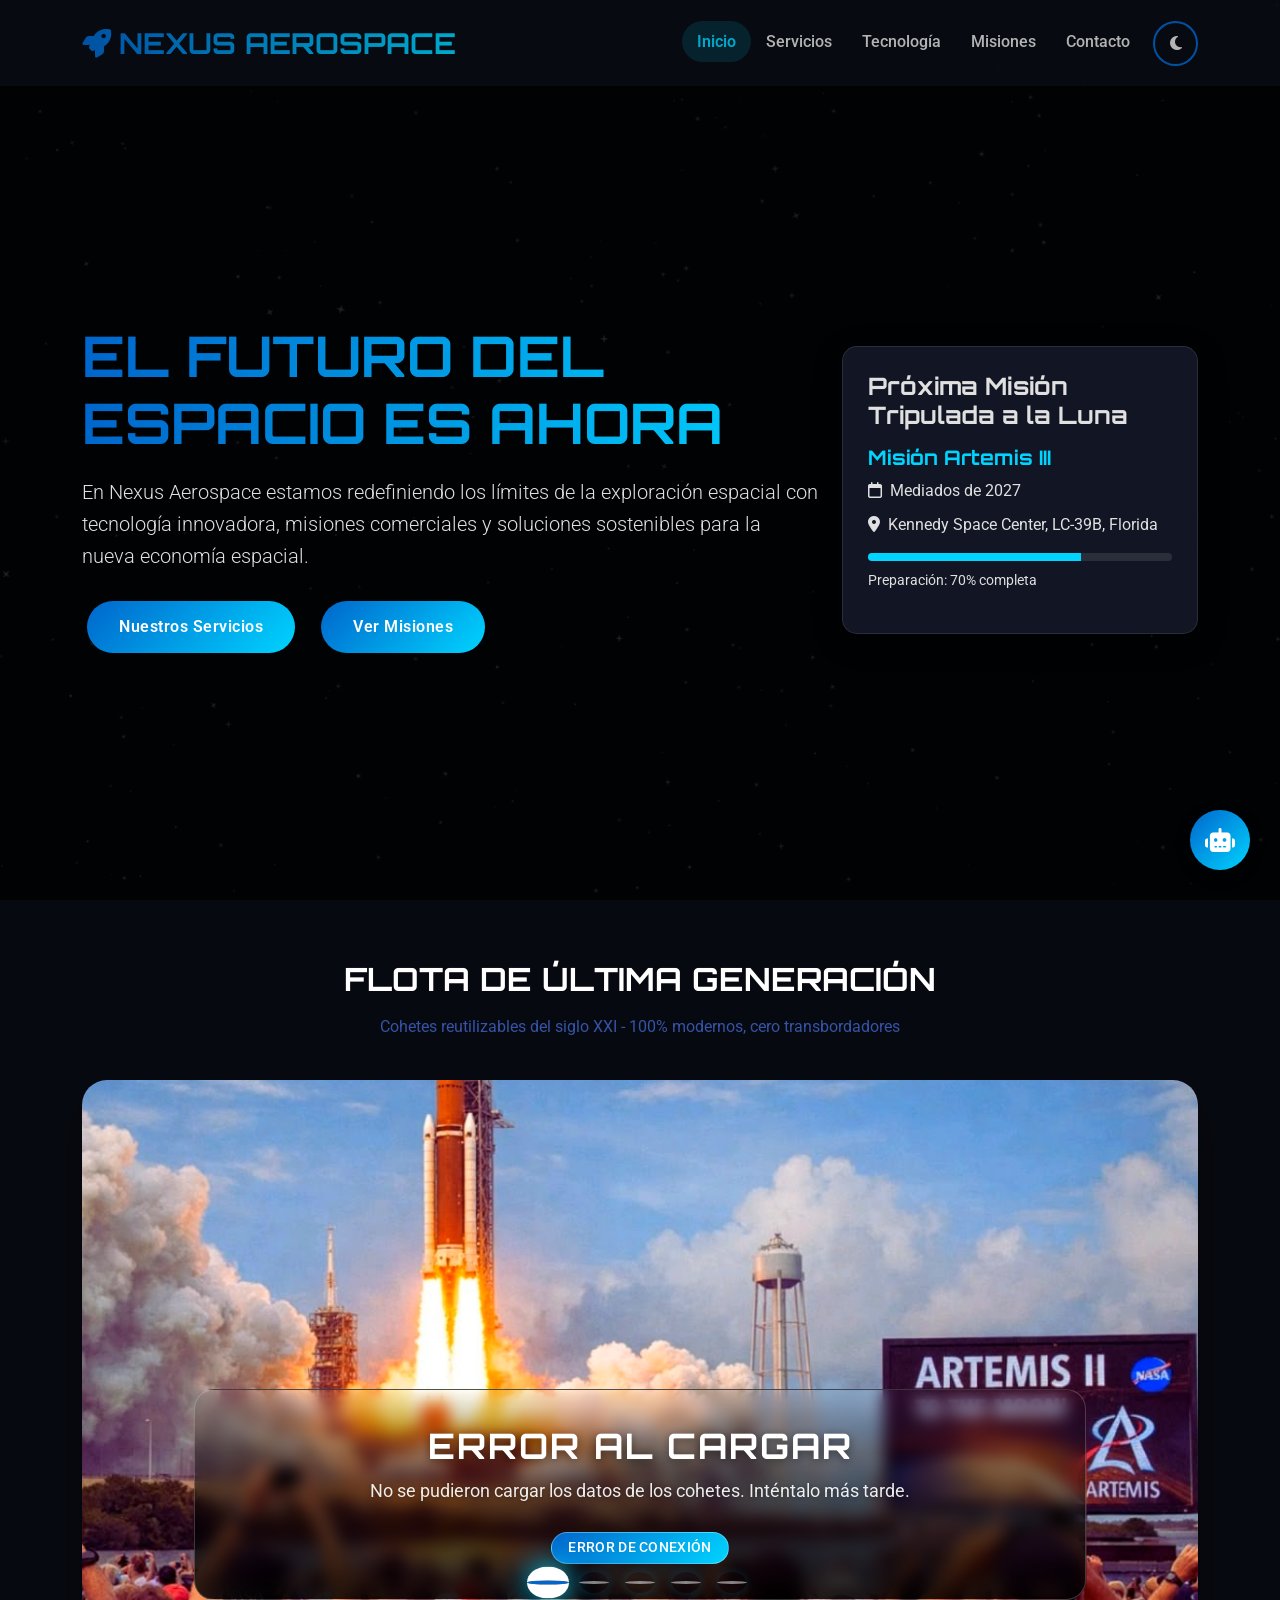
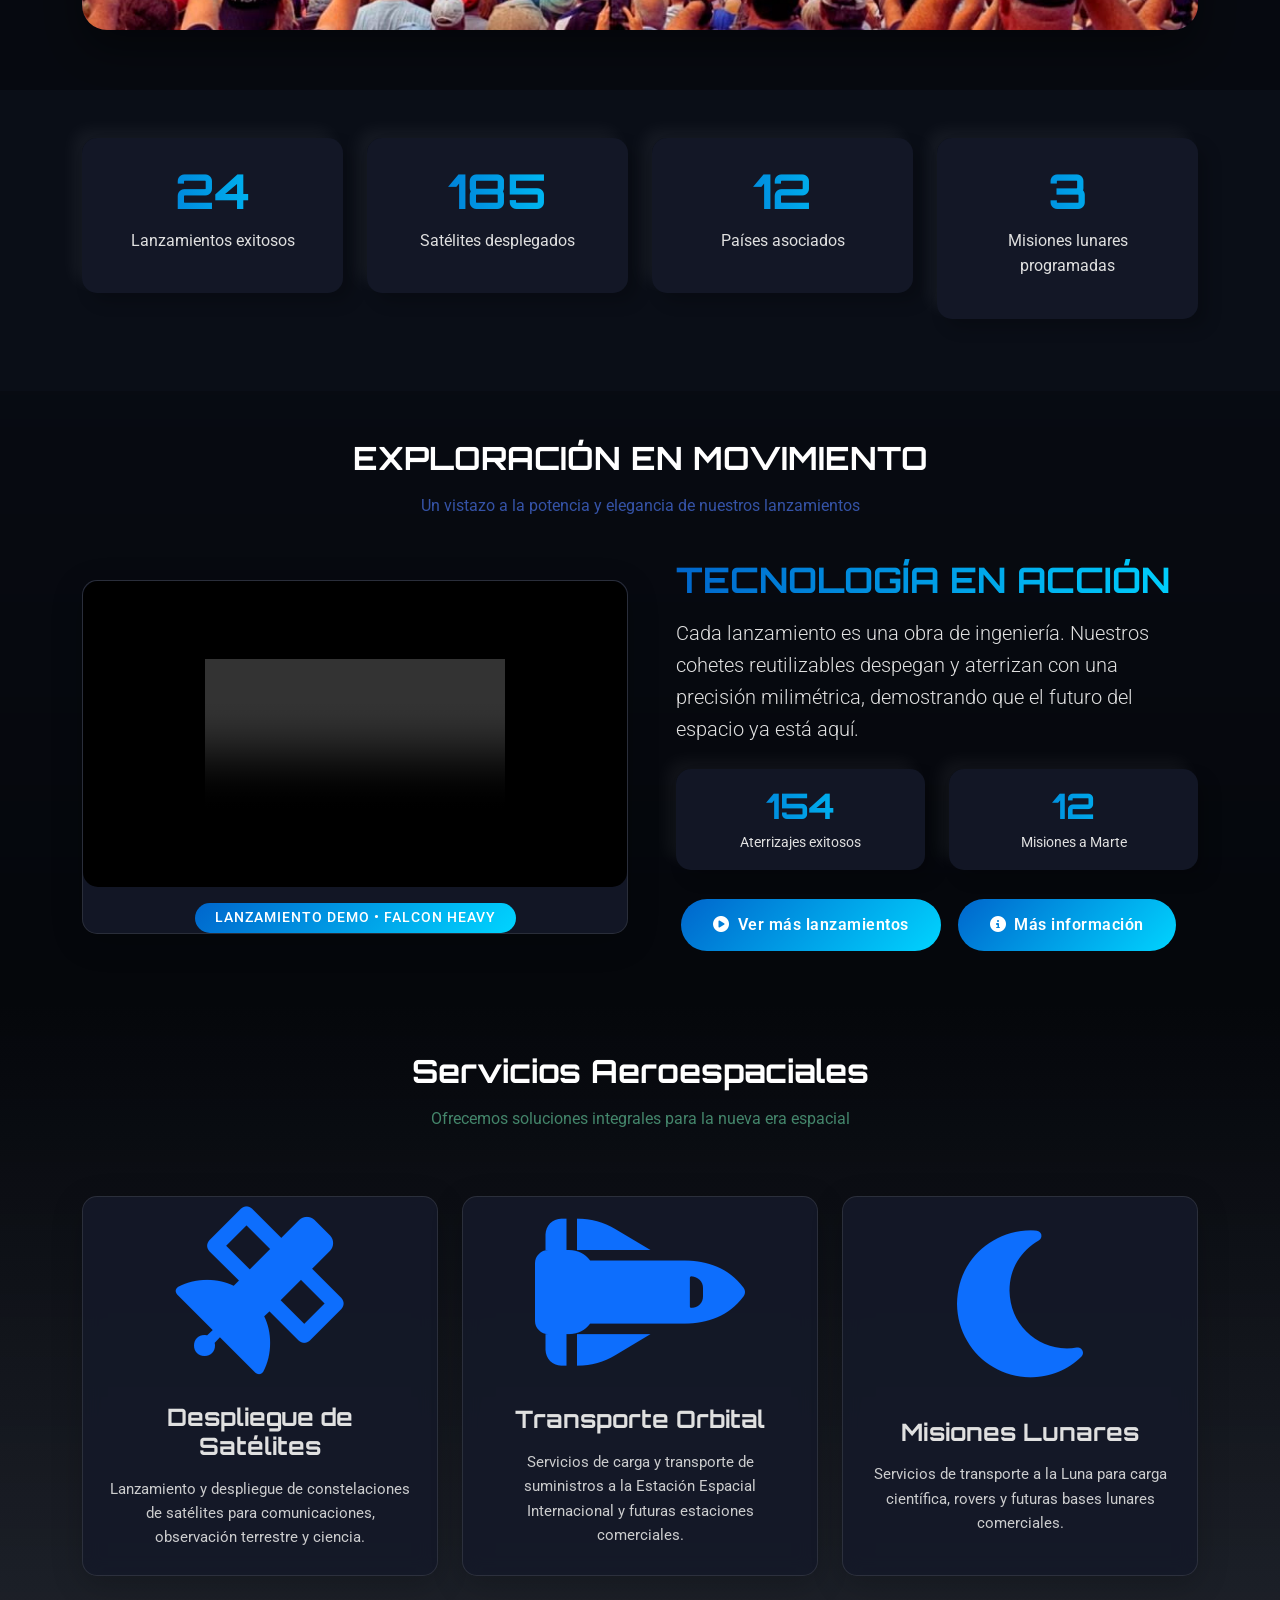
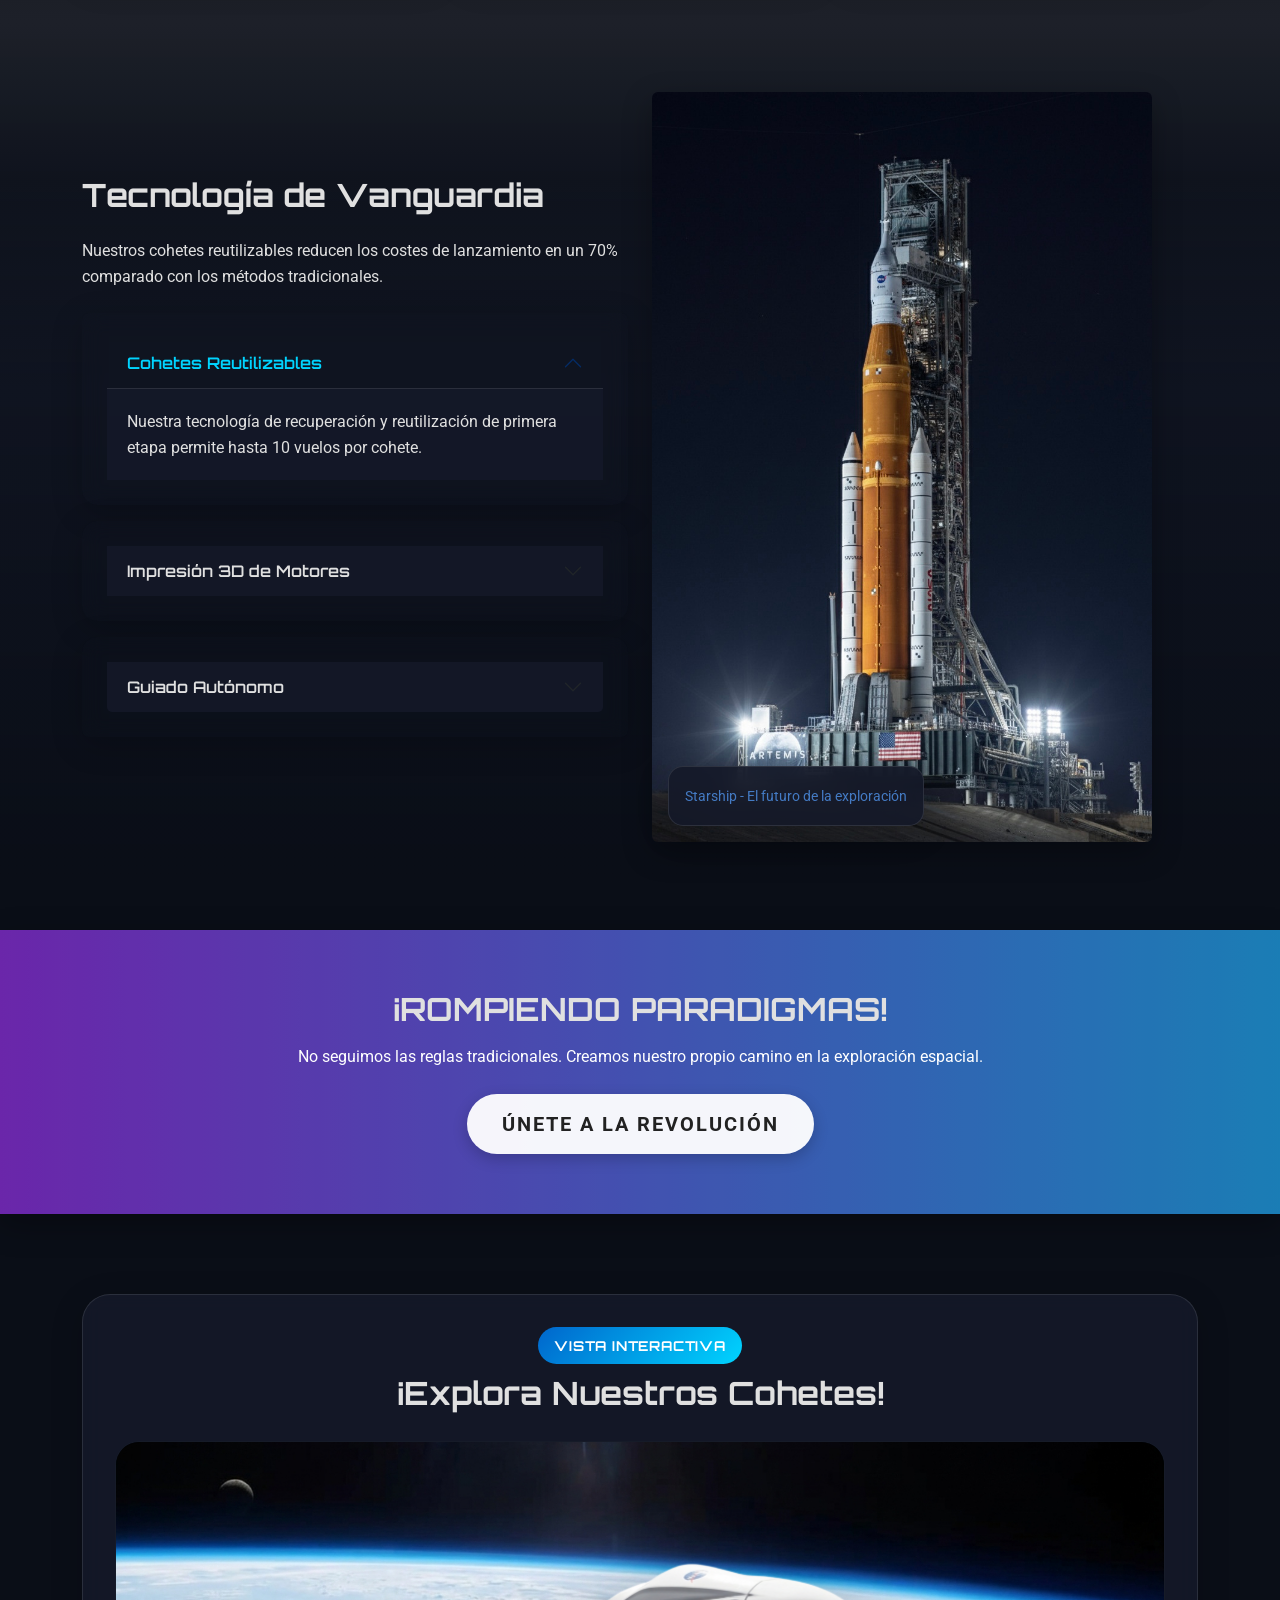
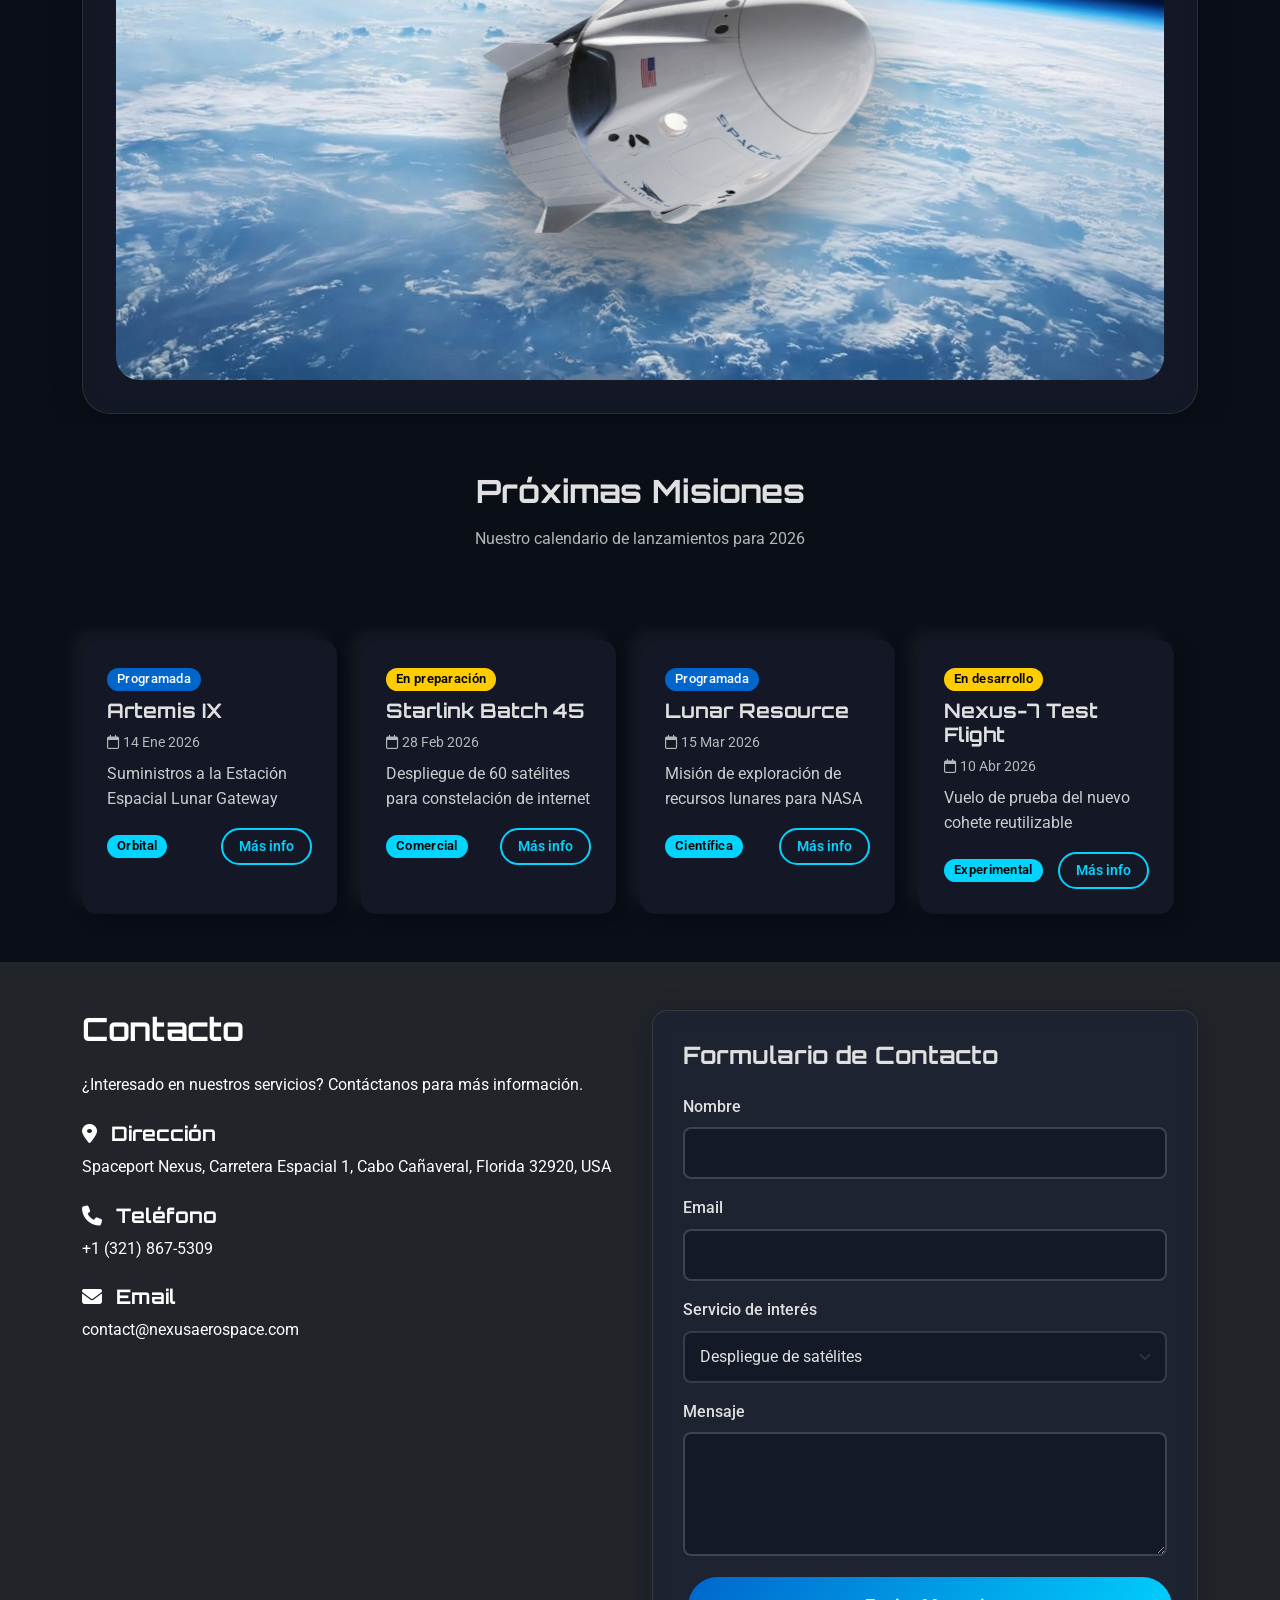
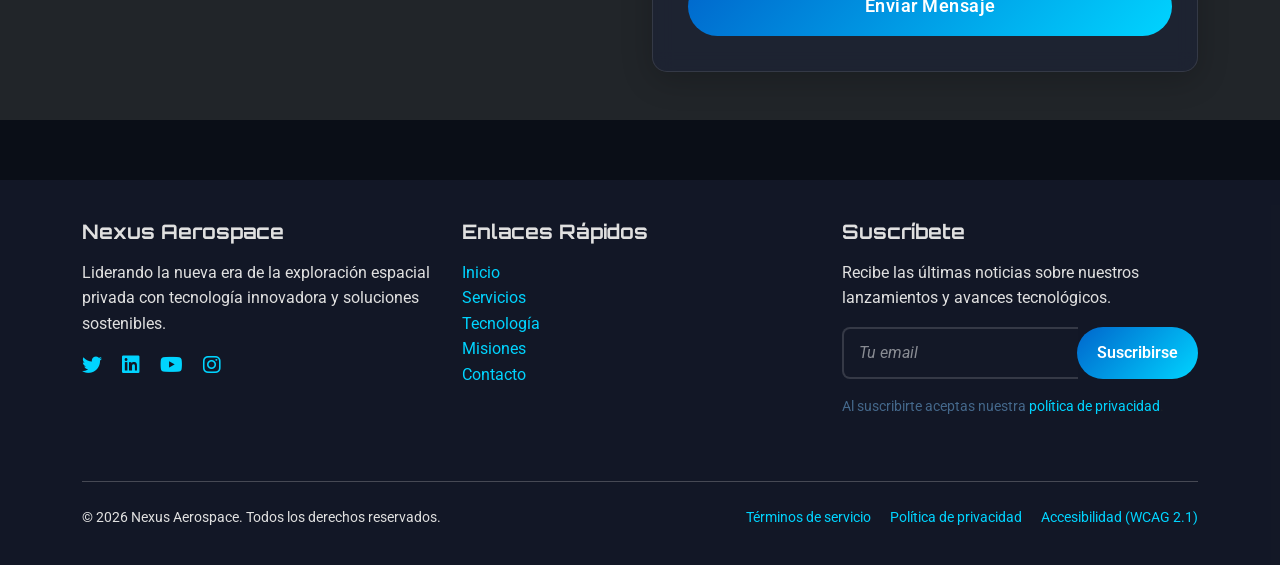
<file: index.html>
<!DOCTYPE html>
<html lang="es">
<head>
    <meta charset="UTF-8">
    <meta name="viewport" content="width=device-width, initial-scale=1.0">
    <title>Nexus Aerospace - Exploración Espacial Privada</title>
    
    <!-- Bootstrap 5 CSS -->
    <link href="https://cdn.jsdelivr.net/npm/bootstrap@5.3.0/dist/css/bootstrap.min.css" rel="stylesheet">
    
    <!-- Google Fonts -->
    <link href="https://fonts.googleapis.com/css2?family=Orbitron:wght@400;500;700&family=Roboto:wght@300;400;500&display=swap" rel="stylesheet">
    
    <!-- Font Awesome Icons -->
    <link rel="stylesheet" href="https://cdnjs.cloudflare.com/ajax/libs/font-awesome/6.4.0/css/all.min.css">
    <style>
        :root {
            --bg-color: #0a0e17;
            --text-color: #e0e0e0;
            --primary-color: #0066cc;
            --secondary-color: #00d4ff;
            --accent-color: #ff4d00;
            --card-bg: rgba(20, 25, 40, 0.9);
            --navbar-bg: rgba(10, 14, 23, 0.98);
            --transition-speed: 0.3s;
            --menu-text-color: #e0e0e0;
            --accordion-text-color: #e0e0e0;
            --mission-status-color: #ffcc00;
            --mission-text-color: #e0e0e0;
            --form-bg-color: rgba(30, 35, 50, 0.95);
        }
        
        [data-theme="light"] {
            --bg-color: #f5f7fa;
            --text-color: #222222;
            --primary-color: #1a73e8;
            --secondary-color: #0077b6;
            --accent-color: #e63946;
            --card-bg: rgba(255, 255, 255, 0.95);
            --navbar-bg: rgba(245, 247, 250, 0.98);
            --menu-text-color: #222222;
            --accordion-text-color: #222222;
            --mission-status-color: #b8860b;
            --mission-text-color: #333333;
            --form-bg-color: rgba(255, 255, 255, 0.95);
        }
        
        * {
            margin: 0;
            padding: 0;
            box-sizing: border-box;
            transition: background-color var(--transition-speed), color var(--transition-speed), border-color var(--transition-speed);
        }
        
        body {
            font-family: 'Roboto', sans-serif;
            background-color: var(--bg-color);
            color: var(--text-color);
            line-height: 1.6;
            overflow-x: hidden;
        }
        
        h1, h2, h3, h4, h5, h6 {
            font-family: 'Orbitron', sans-serif;
            font-weight: 700;
            color: var(--text-color);
        }
        
        /* Glassmorphism Effect */
        .glass-card {
            background: var(--card-bg);
            backdrop-filter: blur(10px);
            -webkit-backdrop-filter: blur(10px);
            border-radius: 15px;
            border: 1px solid rgba(255, 255, 255, 0.1);
            box-shadow: 0 8px 32px rgba(0, 0, 0, 0.2);
            padding: 25px;
        }
        
        /* Neumorphism Effect */
        .neumorphic-card {
            background: var(--card-bg);
            border-radius: 15px;
            box-shadow: 9px 9px 16px rgba(0, 0, 0, 0.2),
                       -9px -9px 16px rgba(255, 255, 255, 0.05);
            padding: 25px;
            color: var(--text-color);
        }
        
        /* Hero Section */
        .hero-section {
            min-height: 100vh;
            background: linear-gradient(rgba(0, 0, 0, 0.85), rgba(0, 0, 0, 0.85)), 
                        url('https://images.unsplash.com/photo-1708738793054-32b71e3fc822?q=80&w=1740&auto=format&fit=crop&ixlib=rb-4.1.0&ixid=M3wxMjA3fDB8MHxwaG90by1wYWdlfHx8fGVufDB8fHx8fA%3D%3D');
            background-size: cover;
            background-position: center;
            background-attachment: fixed;
            display: flex;
            align-items: center;
            position: relative;
            padding-top: 80px;
        }
        
        .hero-content {
            max-width: 800px;
        }
        
        .hero-title {
            font-size: 3.5rem;
            margin-bottom: 20px;
            background: linear-gradient(90deg, var(--primary-color), var(--secondary-color));
            -webkit-background-clip: text;
            background-clip: text;
            color: transparent;
            animation: fadeInUp 1s ease-out;
        }
        
        /* Animaciones */
        @keyframes fadeInUp {
            from {
                opacity: 0;
                transform: translateY(30px);
            }
            to {
                opacity: 1;
                transform: translateY(0);
            }
        }
        
        .fade-in {
            animation: fadeInUp 0.8s ease-out;
        }

        /* ANIMACIONES MEJORADAS PARA BOTONES */
        
        /* Keyframes para animaciones de botones */
        @keyframes pulse {
            0% {
                box-shadow: 0 0 0 0 rgba(0, 102, 204, 0.7);
            }
            70% {
                box-shadow: 0 0 0 10px rgba(0, 102, 204, 0);
            }
            100% {
                box-shadow: 0 0 0 0 rgba(0, 102, 204, 0);
            }
        }

        @keyframes shake {
            0%, 100% { transform: translateX(0); }
            10%, 30%, 50%, 70%, 90% { transform: translateX(-5px); }
            20%, 40%, 60%, 80% { transform: translateX(5px); }
        }

        @keyframes float {
            0%, 100% { transform: translateY(0); }
            50% { transform: translateY(-5px); }
        }

        @keyframes glow {
            0%, 100% { filter: brightness(100%); }
            50% { filter: brightness(120%); box-shadow: 0 0 20px var(--primary-color); }
        }

        @keyframes slideInRight {
            from {
                opacity: 0;
                transform: translateX(30px);
            }
            to {
                opacity: 1;
                transform: translateX(0);
            }
        }

        @keyframes slideInLeft {
            from {
                opacity: 0;
                transform: translateX(-30px);
            }
            to {
                opacity: 1;
                transform: translateX(0);
            }
        }

        @keyframes scaleUp {
            0%, 100% { transform: scale(1); }
            50% { transform: scale(1.1); }
        }

        @keyframes rotate {
            0% { transform: rotate(0deg); }
            100% { transform: rotate(360deg); }
        }

        @keyframes bounce {
            0%, 20%, 50%, 80%, 100% { transform: translateY(0); }
            40% { transform: translateY(-20px); }
            60% { transform: translateY(-10px); }
        }

        @keyframes spin {
            0% { transform: rotate(0deg) scale(1); }
            50% { transform: rotate(180deg) scale(1.2); }
            100% { transform: rotate(360deg) scale(1); }
        }

        /* Estilos base mejorados para botones */
        .btn, button, .btn-primary-custom, .btn-outline-light, .btn-light, .theme-toggle, .chatbot-icon {
            position: relative;
            overflow: hidden;
            transition: all 0.3s cubic-bezier(0.4, 0, 0.2, 1);
            cursor: pointer;
        }

        /* Efecto ripple mejorado */
        .btn-primary-custom::after, .btn-outline-light::after, .btn-light::after {
            content: '';
            position: absolute;
            top: 50%;
            left: 50%;
            width: 5px;
            height: 5px;
            background: rgba(255, 255, 255, 0.7);
            opacity: 0;
            border-radius: 100%;
            transform: scale(1, 1) translate(-50%, -50%);
            transform-origin: 50% 50%;
        }

        @keyframes ripple {
            0% {
                transform: scale(0, 0) translate(-50%, -50%);
                opacity: 0.7;
            }
            100% {
                transform: scale(20, 20) translate(-50%, -50%);
                opacity: 0;
            }
        }

        .btn-primary-custom:focus:not(:active)::after,
        .btn-outline-light:focus:not(:active)::after,
        .btn-light:focus:not(:active)::after {
            animation: ripple 0.8s ease-out;
        }

        /* Botón primario mejorado */
        .btn-primary-custom {
            background: linear-gradient(135deg, var(--primary-color), var(--secondary-color));
            border: none;
            border-radius: 50px;
            padding: 14px 32px;
            font-weight: 600;
            font-size: 1rem;
            margin: 5px;
            color: white;
            letter-spacing: 0.5px;
            animation: pulse 2s infinite;
            position: relative;
            z-index: 1;
        }
        
        .btn-primary-custom:hover {
            transform: translateY(-5px) scale(1.05);
            box-shadow: 0 15px 30px rgba(0, 102, 204, 0.4);
            color: white;
            animation: float 1s infinite;
        }

        .btn-primary-custom:active {
            transform: translateY(-2px) scale(0.98);
        }

        /* Botón outline mejorado */
        .btn-outline-light {
            background: linear-gradient(135deg, var(--primary-color), var(--secondary-color));
            border: none;
            border-radius: 50px;
            padding: 14px 32px;
            font-weight: 600;
            font-size: 1rem;
            margin: 5px;
            color: white;
            letter-spacing: 0.5px;
            animation: pulse 2s infinite;
            position: relative;
            z-index: 1;
        }

        .btn-outline-light:hover {
            background: linear-gradient(135deg, var(--primary-color), var(--secondary-color));
            border-color: transparent;
            color: white;
            transform: translateY(-3px) scale(1.05);
            box-shadow: 0 10px 25px rgba(0, 212, 255, 0.4);
            animation: glow 1.5s infinite;
        }

        .btn-outline-light:active {
            transform: translateY(-1px) scale(0.98);
        }

        /* Botón de light en brutalist section */
        .brutalist-section .btn-light {
            border-radius: 50px;
            padding: 14px 32px;
            font-weight: 600;
            background: white;
            color: var(--accent-color);
            border: 2px solid white;
            animation: slideInRight 0.8s ease-out;
            position: relative;
            overflow: hidden;
            transition: all 0.3s;
        }

        .brutalist-section .btn-light:hover {
            background: transparent;
            color: white;
            border-color: white;
            transform: translateY(-5px) scale(1.05);
            box-shadow: 0 10px 30px rgba(255, 255, 255, 0.3);
            animation: shake 0.5s ease-in-out;
        }

        /* Botón de suscripción */
        #subscribe-btn {
            background: linear-gradient(135deg, var(--primary-color), var(--secondary-color));
            border: none;
            color: white;
            font-weight: 600;
            padding: 10px 20px;
            border-radius: 50px;
            transition: all 0.3s;
            position: relative;
            overflow: hidden;
        }

        #subscribe-btn:hover {
            transform: translateY(-3px) scale(1.05);
            box-shadow: 0 10px 20px rgba(0, 102, 204, 0.3);
        }

        #subscribe-btn i {
            transition: transform 0.3s;
        }

        #subscribe-btn:hover i {
            animation: rotate 0.8s ease-in-out;
        }

        /* Botón "Más info" en misiones */
        .btn-outline-primary {
            border: 2px solid var(--secondary-color);
            color: var(--secondary-color);
            background: transparent;
            padding: 6px 16px;
            border-radius: 25px;
            font-weight: 600;
            transition: all 0.3s;
            position: relative;
            overflow: hidden;
        }

        .btn-outline-primary:hover {
            background: var(--secondary-color);
            color: #000;
            transform: translateY(-3px) scale(1.05);
            box-shadow: 0 5px 15px rgba(0, 212, 255, 0.4);
            border-color: var(--secondary-color);
        }

        .btn-outline-primary:active {
            transform: translateY(-1px) scale(0.98);
        }

        /* Toggle Theme Button */
        .theme-toggle {
            background: transparent;
            border: 2px solid var(--primary-color);
            color: var(--menu-text-color);
            border-radius: 50%;
            width: 45px;
            height: 45px;
            display: flex;
            align-items: center;
            justify-content: center;
            cursor: pointer;
            transition: all 0.3s;
            animation: float 3s infinite;
        }
        
        .theme-toggle:hover {
            background-color: var(--primary-color);
            color: white;
            transform: rotate(180deg) scale(1.1);
            border-color: var(--secondary-color);
            box-shadow: 0 0 20px var(--primary-color);
        }

        .theme-toggle i {
            transition: transform 0.5s;
        }

        .theme-toggle:hover i {
            animation: spin 0.8s ease-in-out;
        }

        /* Chatbot Container - Estilos para Houston */
        .chatbot-container {
            position: fixed;
            bottom: 100px;
            right: 30px;
            width: 350px;
            max-width: 90vw;
            background: var(--card-bg);
            backdrop-filter: blur(10px);
            -webkit-backdrop-filter: blur(10px);
            border-radius: 20px;
            border: 1px solid rgba(255, 255, 255, 0.2);
            box-shadow: 0 10px 40px rgba(0, 0, 0, 0.3);
            z-index: 1000;
            overflow: hidden;
            display: none;
            flex-direction: column;
            transform: translateY(20px);
            opacity: 0;
            transition: all 0.4s cubic-bezier(0.175, 0.885, 0.32, 1.275);
        }

        .chatbot-container.active {
            display: flex;
            transform: translateY(0);
            opacity: 1;
        }

        .chatbot-header {
            background: linear-gradient(135deg, var(--primary-color), var(--secondary-color));
            color: white;
            padding: 15px 20px;
            display: flex;
            align-items: center;
            justify-content: space-between;
        }

        .chatbot-header h3 {
            margin: 0;
            font-size: 1.2rem;
            color: white;
            font-family: 'Orbitron', sans-serif;
        }

        .chatbot-header button {
            background: rgba(255, 255, 255, 0.2);
            border: none;
            color: white;
            width: 30px;
            height: 30px;
            border-radius: 50%;
            display: flex;
            align-items: center;
            justify-content: center;
            transition: all 0.3s;
        }

        .chatbot-header button:hover {
            background: rgba(255, 255, 255, 0.4);
            transform: scale(1.1);
        }

        .chatbot-messages {
            height: 300px;
            overflow-y: auto;
            padding: 20px;
            background: var(--card-bg);
        }

        .message {
            margin-bottom: 15px;
            display: flex;
            flex-direction: column;
        }

        .message.user {
            align-items: flex-end;
        }

        .message.bot {
            align-items: flex-start;
        }

        .message-content {
            max-width: 80%;
            padding: 10px 15px;
            border-radius: 18px;
            font-size: 0.9rem;
            line-height: 1.4;
        }

        .user .message-content {
            background: var(--primary-color);
            color: white;
            border-bottom-right-radius: 4px;
        }

        .bot .message-content {
            background: rgba(255, 255, 255, 0.1);
            color: var(--text-color);
            border-bottom-left-radius: 4px;
        }

        .chatbot-input {
            display: flex;
            padding: 15px;
            background: var(--card-bg);
            border-top: 1px solid rgba(255, 255, 255, 0.1);
        }

        .chatbot-input input {
            flex: 1;
            padding: 10px 15px;
            border: 2px solid rgba(255, 255, 255, 0.1);
            background: var(--card-bg);
            color: var(--text-color);
            border-radius: 25px;
            margin-right: 10px;
            font-size: 0.9rem;
        }

        .chatbot-input input:focus {
            outline: none;
            border-color: var(--secondary-color);
        }

        .chatbot-input button {
            background: linear-gradient(135deg, var(--primary-color), var(--secondary-color));
            border: none;
            color: white;
            width: 45px;
            height: 45px;
            border-radius: 50%;
            display: flex;
            align-items: center;
            justify-content: center;
            transition: all 0.3s;
        }

        .chatbot-input button:hover {
            transform: scale(1.1) rotate(15deg);
        }

        /* Chatbot Icon */
        .chatbot-icon {
            position: fixed;
            bottom: 30px;
            right: 30px;
            width: 60px;
            height: 60px;
            background: linear-gradient(135deg, var(--primary-color), var(--secondary-color));
            border-radius: 50%;
            display: flex;
            align-items: center;
            justify-content: center;
            color: white;
            font-size: 1.5rem;
            cursor: pointer;
            box-shadow: 0 5px 15px rgba(0, 0, 0, 0.3);
            z-index: 999;
            animation: bounce 2s infinite, pulse 2s infinite;
            transition: all 0.3s;
        }
        
        .chatbot-icon:hover {
            transform: scale(1.2) rotate(360deg);
            background: linear-gradient(135deg, var(--secondary-color), var(--primary-color));
            box-shadow: 0 0 30px var(--secondary-color);
            animation: none;
        }

        .chatbot-icon i {
            transition: transform 0.3s;
        }

        .chatbot-icon:hover i {
            animation: shake 0.5s ease-in-out;
        }

        /* Navbar links como botones */
        .navbar-nav .nav-link {
            color: var(--menu-text-color) !important;
            font-weight: 500;
            padding: 8px 15px !important;
            transition: all 0.3s;
            position: relative;
            border-radius: 25px;
        }
        
        .navbar-nav .nav-link:hover {
            color: var(--secondary-color) !important;
            background: rgba(0, 212, 255, 0.1);
            transform: translateY(-2px);
        }

        .navbar-nav .nav-link.active {
            color: var(--secondary-color) !important;
            font-weight: 600;
            background: rgba(0, 212, 255, 0.15);
        }

        /* Botones en cards de misiones */
        .neumorphic-card .btn-sm {
            transition: all 0.3s;
        }

        .neumorphic-card .btn-sm:hover {
            transform: scale(1.1) translateX(5px);
            background: var(--secondary-color);
            color: #000;
            border-color: var(--secondary-color);
        }

        /* Enlaces del footer */
        .footer a {
            color: var(--secondary-color);
            text-decoration: none;
            transition: all 0.3s;
            position: relative;
            display: inline-block;
        }
        
        .footer a:hover {
            color: var(--primary-color);
            transform: translateX(5px);
            text-decoration: underline;
        }

        .footer .social-icons a {
            transition: all 0.3s;
            display: inline-block;
        }

        .footer .social-icons a:hover {
            transform: translateY(-5px) scale(1.2);
            color: var(--secondary-color);
            text-decoration: none;
        }

        /* Botón de envío en formulario */
        #contact-form .btn-primary-custom {
            width: 100%;
            padding: 16px 32px;
            font-size: 1.1rem;
            animation: pulse 2s infinite;
        }

        #contact-form .btn-primary-custom:hover {
            transform: translateY(-5px) scale(1.02);
            letter-spacing: 2px;
        }

        /* ===== TARJETAS 3D PARA SERVICIOS ===== */
        .service-card-container {
            perspective: 1500px;
            height: 380px;
            cursor: pointer;
        }
        
        .service-card-3d {
            position: relative;
            width: 100%;
            height: 100%;
            text-align: center;
            transition: transform 0.8s;
            transform-style: preserve-3d;
            border-radius: 15px;
        }
        
        .service-card-container:hover .service-card-3d {
            transform: rotateY(180deg);
        }
        
        .service-card-front, .service-card-back {
            position: absolute;
            width: 100%;
            height: 100%;
            backface-visibility: hidden;
            border-radius: 15px;
            overflow: hidden;
            box-shadow: 0 8px 32px rgba(0, 0, 0, 0.2);
            padding: 25px;
            display: flex;
            flex-direction: column;
            justify-content: center;
        }
        
        .service-card-front {
            background: var(--card-bg);
            backdrop-filter: blur(10px);
            -webkit-backdrop-filter: blur(10px);
            border: 1px solid rgba(255, 255, 255, 0.1);
            color: var(--text-color);
        }
        
        .service-card-front .icon-wrapper {
            font-size: 3.5rem;
            color: var(--secondary-color);
            margin-bottom: 20px;
        }
        
        .service-card-front h4 {
            margin-bottom: 15px;
            font-size: 1.5rem;
        }
        
        .service-card-front p {
            font-size: 0.95rem;
            opacity: 0.9;
        }
        
        .service-card-back {
            background: linear-gradient(135deg, var(--primary-color), var(--secondary-color));
            transform: rotateY(180deg);
            color: white;
            text-align: left;
        }
        
        .service-card-back h5 {
            font-size: 1.3rem;
            margin-bottom: 20px;
            color: white;
            border-bottom: 2px solid rgba(255, 255, 255, 0.3);
            padding-bottom: 10px;
        }
        
        .service-card-back ul {
            list-style: none;
            padding: 0;
            margin-bottom: 20px;
        }
        
        .service-card-back ul li {
            margin-bottom: 12px;
            font-size: 0.9rem;
            display: flex;
            align-items: center;
        }
        
        .service-card-back ul li i {
            margin-right: 10px;
            font-size: 0.8rem;
            color: rgba(255, 255, 255, 0.9);
        }
        
        .service-card-back .btn-sm {
            background: rgba(255, 255, 255, 0.2);
            border: 2px solid white;
            color: white;
            border-radius: 50px;
            padding: 8px 20px;
            font-weight: 600;
            transition: 0.3s;
            width: fit-content;
        }
        
        .service-card-back .btn-sm:hover {
            background: white;
            color: var(--primary-color);
        }
        
        /* Cards Hover Effects - eliminados los anteriores y reemplazados por 3D */
        .service-card {
            display: none; /* Ocultamos las cards antiguas */
        }
        
        /* Navbar */
        .navbar {
            background-color: var(--navbar-bg);
            backdrop-filter: blur(10px);
            -webkit-backdrop-filter: blur(10px);
            padding: 15px 0;
            transition: all var(--transition-speed);
            position: fixed;
            top: 0;
            width: 100%;
            z-index: 1000;
        }
        
        .navbar-brand {
            font-family: 'Orbitron', sans-serif;
            font-weight: 700;
            font-size: 1.8rem;
            background: linear-gradient(90deg, var(--primary-color), var(--secondary-color));
            -webkit-background-clip: text;
            background-clip: text;
            color: transparent;
        }
        
        /* Statistics Section - ANIMACIÓN MEJORADA */
        .stat-number {
            font-size: 3rem;
            font-weight: 700;
            font-family: 'Orbitron', sans-serif;
            background: linear-gradient(90deg, var(--primary-color), var(--secondary-color));
            -webkit-background-clip: text;
            background-clip: text;
            color: transparent;
        }
        
        /* ANIMACIÓN PARA LAS TARJETAS DE ESTADÍSTICAS */
        #stats .neumorphic-card {
            transition: all 0.4s cubic-bezier(0.175, 0.885, 0.32, 1.275);
            cursor: pointer;
            position: relative;
            z-index: 1;
            overflow: hidden;
        }
        
        #stats .neumorphic-card::before {
            content: '';
            position: absolute;
            top: 0;
            left: 0;
            right: 0;
            bottom: 0;
            background: linear-gradient(135deg, var(--primary-color), var(--secondary-color));
            opacity: 0;
            z-index: -1;
            transition: opacity 0.4s ease;
        }
        
        #stats .neumorphic-card:hover {
            transform: translateY(-15px) scale(1.05);
            box-shadow: 0 20px 30px rgba(0, 212, 255, 0.3);
            border-color: var(--secondary-color);
        }
        
        #stats .neumorphic-card:hover::before {
            opacity: 0.1;
        }
        
        #stats .neumorphic-card:hover .stat-number {
            animation: pulse 1s infinite;
        }
        
        #stats .neumorphic-card:hover p {
            color: var(--secondary-color);
            font-weight: 600;
        }
        
        /* ===== CARRUSEL MEJORADO - TRANSICIONES ULTRA SUAVES ===== */
        .rocket-carousel-section {
            padding: 60px 0;
            background: linear-gradient(180deg, rgba(0,0,0,0.3), rgba(0,0,0,0.3));
            position: relative;
            overflow: hidden;
        }
        
        /* Transiciones ultra suaves con cubic-bezier personalizado */
        .carousel {
            border-radius: 25px;
            box-shadow: 0 20px 40px rgba(0, 0, 0, 0.4);
        }
        
        .carousel-inner {
            border-radius: 25px;
            overflow: hidden;
        }
        
        .carousel-item {
            transition: transform 1.2s cubic-bezier(0.25, 0.46, 0.45, 0.98) !important;
            transition-duration: 1.2s !important;
        }
        
        .carousel-item img {
            height: 550px;
            object-fit: cover;
            object-position: center 30%;
            border-radius: 25px;
            border: 3px solid rgba(255,255,255,0.15);
            transform: scale(1);
            transition: transform 8s cubic-bezier(0.25, 0.46, 0.45, 0.98), filter 1.5s ease;
            filter: brightness(0.9) saturate(1.2);
        }
        
        .carousel-item.active img {
            transform: scale(1.05);
            filter: brightness(1) saturate(1.3);
            transition: transform 12s cubic-bezier(0.25, 0.46, 0.45, 0.98), filter 2s ease;
        }
        
        /* Efecto de zoom lento y suave */
        .carousel-item {
            overflow: hidden;
        }
        
        .carousel-item img {
            transition: transform 8s ease-out, filter 2s ease;
        }
        
        /* Captions con animación suave */
        .carousel-caption {
            background: linear-gradient(0deg, rgba(0,0,0,0.85) 0%, rgba(0,0,0,0.4) 70%, transparent 100%);
            border-radius: 20px;
            bottom: 30px;
            padding: 35px;
            left: 10%;
            right: 10%;
            backdrop-filter: blur(8px);
            -webkit-backdrop-filter: blur(8px);
            border: 1px solid rgba(255,255,255,0.2);
            transform: translateY(20px);
            opacity: 0;
            animation: slideUpCaption 0.8s cubic-bezier(0.25, 0.46, 0.45, 0.98) forwards;
            animation-delay: 0.3s;
        }
        
        @keyframes slideUpCaption {
            from {
                opacity: 0;
                transform: translateY(20px);
            }
            to {
                opacity: 1;
                transform: translateY(0);
            }
        }
        
        .carousel-caption h3 {
            font-size: 2.2rem;
            font-weight: 700;
            text-shadow: 0 2px 10px rgba(0,0,0,0.5);
            margin-bottom: 10px;
            letter-spacing: 2px;
        }
        
        .carousel-caption p {
            font-size: 1.1rem;
            text-shadow: 0 1px 5px rgba(0,0,0,0.5);
            opacity: 0.9;
        }
        
        /* Indicadores mejorados */
        .carousel-indicators {
            bottom: 20px;
            gap: 10px;
        }
        
        .carousel-indicators button {
            width: 14px;
            height: 14px;
            border-radius: 50%;
            margin: 0 5px;
            background-color: var(--secondary-color);
            border: 2px solid transparent;
            opacity: 0.6;
            transition: all 0.4s cubic-bezier(0.175, 0.885, 0.32, 1.275);
            box-shadow: 0 0 10px rgba(0,212,255,0.3);
        }
        
        .carousel-indicators button.active {
            opacity: 1;
            transform: scale(1.4);
            background-color: var(--primary-color);
            border-color: white;
            box-shadow: 0 0 20px var(--secondary-color);
        }
        
        /* Controles mejorados */
        .carousel-control-prev, .carousel-control-next {
            width: 6%;
            opacity: 0;
            transition: opacity 0.5s ease, transform 0.3s ease;
            background: linear-gradient(90deg, rgba(0,0,0,0.3), transparent);
            border-radius: 25px 0 0 25px;
        }
        
        .carousel-control-next {
            background: linear-gradient(-90deg, rgba(0,0,0,0.3), transparent);
            border-radius: 0 25px 25px 0;
        }
        
        .carousel:hover .carousel-control-prev,
        .carousel:hover .carousel-control-next {
            opacity: 1;
        }
        
        .carousel-control-prev:hover,
        .carousel-control-next:hover {
            transform: scale(1.05);
            background: linear-gradient(90deg, rgba(0,0,0,0.5), transparent);
        }
        
        .carousel-control-prev-icon,
        .carousel-control-next-icon {
            width: 40px;
            height: 40px;
            background-color: rgba(0,0,0,0.5);
            border-radius: 50%;
            padding: 10px;
            border: 2px solid white;
            transition: all 0.3s;
        }
        
        .carousel-control-prev:hover .carousel-control-prev-icon,
        .carousel-control-next:hover .carousel-control-next-icon {
            background-color: var(--primary-color);
            transform: scale(1.2);
        }
        
        /* Badges en carrusel */
        .carousel-caption .badge {
            font-size: 0.9rem;
            padding: 8px 16px;
            border-radius: 30px;
            margin-top: 10px;
            display: inline-block;
            background: linear-gradient(135deg, var(--primary-color), var(--secondary-color));
            color: white;
            border: 1px solid rgba(255,255,255,0.3);
            box-shadow: 0 5px 15px rgba(0,0,0,0.3);
            animation: pulse 2s infinite;
        }
.services-section {
    background: linear-gradient(180deg, rgba(0,0,0,0.5), rgba(255,255,255,0.08));
    position: relative;
    overflow: hidden;
}
[data-theme="dark"] #technology {
    position: relative;
    overflow: hidden;
    background: linear-gradient(
        180deg,
        rgba(255,255,255,0.08) 0%,
        rgba(40, 45, 60, 0.18) 18%,
        rgba(20, 25, 40, 0.55) 42%,
        var(--bg-color) 100%
    );
}
        
        /* ===== NUEVOS ESTILOS PARA LA SECCIÓN DE VIDEO ===== */
        .video-showcase-section {
            background: linear-gradient(180deg, rgba(0,0,0,0.2), rgba(0,0,0,0.5));
            position: relative;
            overflow: hidden;
            padding: 60px 0;
        }
        
        .video-wrapper {
            transition: transform 0.5s ease, box-shadow 0.5s ease;
            padding:0rem !important;
        }
        
        .video-wrapper:hover {
            transform: scale(1.02);
            box-shadow: 0 20px 40px rgba(0, 212, 255, 0.3);
        }
        
        .ratio {
            border: 0px solid rgba(255,255,255,0.15);
            border-radius: 15px;
            overflow: hidden;
        }
        
        iframe {
            border: none;
            transition: filter 1s ease;
        }
        
        iframe:hover {
            filter: brightness(1.1) saturate(1.2);
        }
        
        .video-caption .badge {
            background: linear-gradient(135deg, var(--primary-color), var(--secondary-color));
            padding: 8px 20px;
            font-size: 0.9rem;
            letter-spacing: 1px;
        }
        
        .video-content h3 {
            font-size: 2.2rem;
            font-weight: 700;
            animation: slideInLeft 0.8s ease-out;
            background: linear-gradient(90deg, var(--primary-color), var(--secondary-color));
            -webkit-background-clip: text;
            background-clip: text;
            color: transparent;
        }
        
        .video-content p {
            animation: fadeInUp 0.8s ease-out 0.2s both;
        }
        
        .video-content .row {
            animation: fadeInUp 0.8s ease-out 0.4s both;
        }
        
        .video-content .btn {
            animation: fadeInUp 0.8s ease-out 0.6s both;
        }
        
        .video-content .stat-number {
            font-size: 2.2rem !important;
        }
        
        @media (max-width: 768px) {
            .hero-title {
                font-size: 2.5rem;
            }
            
            .stat-number {
                font-size: 2.5rem;
            }
            
            .navbar-nav {
                text-align: center;
                background-color: var(--navbar-bg);
                border-radius: 10px;
                padding: 10px;
                margin-top: 10px;
            }
            
            .btn-primary-custom, .btn-outline-light {
                padding: 12px 24px;
                font-size: 0.95rem;
            }
            
            .carousel-item img {
                height: 400px;
            }
            
            .carousel-caption {
                padding: 20px;
            }
            
            .carousel-caption h3 {
                font-size: 1.5rem;
            }
            
            .carousel-caption p {
                font-size: 0.9rem;
            }
            
            .video-content h3 {
                font-size: 1.8rem;
            }
            
            .video-wrapper {
                margin-bottom: 20px;
            }

            .chatbot-container {
                width: 300px;
                bottom: 80px;
                right: 15px;
            }
            
            .service-card-container {
                height: 350px;
                margin-bottom: 30px;
            }
        }
        
        @media (max-width: 576px) {
            .hero-title {
                font-size: 2rem;
            }
            
            .glass-card, .neumorphic-card {
                padding: 20px;
            }
            
            .btn-primary-custom, .btn-outline-light {
                padding: 10px 20px;
                font-size: 0.9rem;
                display: block;
                width: 100%;
                margin: 8px 0;
            }
            
            .carousel-item img {
                height: 300px;
            }
            
            .carousel-caption {
                padding: 15px;
                left: 5%;
                right: 5%;
            }

            .chatbot-container {
                width: 280px;
                bottom: 70px;
                right: 10px;
            }
            
            .service-card-container {
                height: 320px;
            }
        }
        
        /* Footer */
        .footer {
            background-color: rgba(20, 25, 40, 0.95);
            padding: 40px 0 20px;
            margin-top: 60px;
            color: var(--text-color);
        }
        
        /* Lazy Loading Images */
        img.lazy {
            opacity: 0;
            transition: opacity 0.5s;
        }
        
        img.loaded {
            opacity: 1;
        }
        
        /* Accesibilidad - Focus Styles */
        a:focus, button:focus, input:focus, textarea:focus, select:focus {
            outline: 2px solid var(--accent-color);
            outline-offset: 3px;
        }
        
        /* Brutalist Element */
        .brutalist-section {
        background: linear-gradient(270deg, 
            rgba(255, 77, 0, 0.9),    /* Naranja intenso */
            rgba(0, 102, 204, 0.9),   /* Azul primario */
            rgba(0, 212, 255, 0.9),   /* Azul secundario */
            rgba(147, 51, 234, 0.9)   /* Púrpura */
        );
        background-size: 400% 400%;
        color: white;
        padding: 60px 40px;
        margin: 40px 0;
        text-align: center;
        border-radius: 0;
        position: relative;
        overflow: hidden;
        animation: gradientShift 12s ease infinite;
        box-shadow: 0 10px 30px rgba(0, 0, 0, 0.3);
        }
        .brutalist-section::before {
        content: '';
        position: absolute;
        top: 0;
        left: 0;
        right: 0;
        bottom: 0;
        background: rgba(0, 0, 0, 0.2);
        pointer-events: none;
        }
        @keyframes gradientShift {
        0% {
            background-position: 0% 50%;
        }
        25% {
            background-position: 50% 50%;
        }
        50% {
            background-position: 100% 50%;
        }
        75% {
            background-position: 50% 50%;
        }
        100% {
            background-position: 0% 50%;
        }
        }
        [data-theme="light"] .brutalist-section {
        background: linear-gradient(270deg,
            rgba(230, 57, 70, 0.95),  /* Rojo suave */
            rgba(26, 115, 232, 0.95), /* Azul claro */
            rgba(0, 119, 182, 0.95),  /* Azul oscuro */
            rgba(108, 99, 255, 0.95)  /* Púrpura suave */
        );
        background-size: 400% 400%;
        color: white;
        text-shadow: 1px 1px 3px rgba(0, 0, 0, 0.3);
    }
        .brutalist-section .btn-light {
        background: rgba(255, 255, 255, 0.95);
        color: #222;
        border: none;
        padding: 15px 35px;
        font-weight: 700;
        text-transform: uppercase;
        letter-spacing: 2px;
        border-radius: 50px;
        transition: all 0.4s;
        position: relative;
        z-index: 3;
        box-shadow: 0 5px 15px rgba(0, 0, 0, 0.2);
    }

    .brutalist-section .btn-light:hover {
        transform: translateY(-3px) scale(1.05);
        box-shadow: 0 8px 25px rgba(0, 0, 0, 0.3);
        background: white;
    }

    /* Media queries para responsive */
    @media (max-width: 768px) {
        .brutalist-section {
            padding: 50px 20px;
            animation-duration: 8s; /* Animación más rápida en móvil */
        }
        
        .brutalist-section h2 {
            font-size: 2rem;
        }
    }

    @media (max-width: 576px) {
        .brutalist-section {
            padding: 40px 15px;
        }
        
        .brutalist-section h2 {
            font-size: 1.8rem;
        }
    }

[data-theme="light"] .brutalist-section::before {
    background: rgba(255, 255, 255, 0.1);
}

    /* Asegurar que el contenido esté por encima del overlay */
    .brutalist-section .container {
        position: relative;
        z-index: 2;
    }
            
        /* Sección de Misiones - Texto legible */
        #missions {
            color: var(--mission-text-color);
        }
        
        #missions .section-title {
            color: var(--text-color);
        }
        
        #missions .text-muted {
            color: var(--text-color) !important;
            opacity: 0.8;
        }
        
        /* Badges de estado de misión */
        .badge {
            font-weight: 500 !important;
            font-size: 0.8rem;
            letter-spacing: 0.3px;
            padding: 5px 10px;
            border-radius: 20px;
        }
        
        .bg-success {
            background-color: var(--primary-color) !important;
        }
        
        .bg-warning {
            background-color: var(--mission-status-color) !important;
            color: #000000 !important;
            font-weight: 600 !important;
        }
        
        .bg-primary {
            background-color: var(--secondary-color) !important;
            color: #000000 !important;
            font-weight: 600 !important;
        }
        
        /* Nombre del cohete en misiones */
        #missions-container h5 {
            color: var(--text-color);
            font-weight: 700;
            margin-bottom: 10px;
        }
        
        #missions-container p {
            color: var(--text-color);
            opacity: 0.9;
        }
        
        .text-muted {
            color: rgb(78, 78, 78);
        }
        
        .glass-card.text-muted {
            color: rgb(76, 129, 179) !important;
        }

        .section-title {
            color: white;
        }
        
        /* Acordeones */
        .accordion-button {
            background-color: var(--card-bg) !important;
            color: var(--accordion-text-color) !important;
            font-weight: 600;
            border: none;
            padding: 15px 20px;
        }
        
        .accordion-button:not(.collapsed) {
            color: var(--secondary-color) !important;
            background-color: rgba(var(--primary-color), 0.1) !important;
            box-shadow: none;
        }
        
        .accordion-button:focus {
            box-shadow: 0 0 0 0.25rem rgba(var(--primary-color), 0.25);
            border-color: var(--primary-color);
        }
        
        .accordion-body {
            background-color: var(--card-bg);
            color: var(--accordion-text-color);
            padding: 20px;
            border-top: 1px solid rgba(255, 255, 255, 0.1);
        }
        
        .accordion-item {
            background-color: transparent;
            border: none;
        }
        
        /* Sección de Contacto */
        #contact {
            padding-top: 60px;
            padding-bottom: 60px;
            background-color: var(--card-bg);
        }
        
        #contact h2, #contact h4, #contact h5 {
            color: var(--text-color);
        }
        
        #contact .glass-card {
            background: var(--form-bg-color);
            padding: 30px;
        }
        
        /* Formulario de contacto */
        .form-control, .form-select {
         background-color: var(--card-bg);
        border: 2px solid rgba(255, 255, 255, 0.15);
        color: var(--text-color);
        padding: 12px 15px;
        transition: all 0.3s;
        border-radius: 8px;
        font-size: 1rem;
        }

        .form-control:focus, .form-select:focus {
        background-color: var(--card-bg);
        border-color: var(--primary-color);
        color: var(--text-color);
        box-shadow: 0 0 0 0.25rem rgba(0, 102, 204, 0.25);
        outline: none;
        }

        .form-control::placeholder {
        color: rgba(255, 255, 255, 0.5);
        font-style: italic;
        }
        .form-label {
            color: var(--text-color);
            font-weight: 500;
            margin-bottom: 8px;
        }
        [data-theme="light"] .form-control,
        [data-theme="light"] .form-select {
            border: 2px solid rgba(0, 0, 0, 0.15);
            background-color: #ffffff;
            color: #333333;
        }

        [data-theme="light"] .form-control:focus,
        [data-theme="light"] .form-select:focus {
            border-color: var(--primary-color);
            box-shadow: 0 0 0 0.25rem rgba(26, 115, 232, 0.25);
        }

        [data-theme="light"] .form-control::placeholder {
            color: rgba(0, 0, 0, 0.4);
        }

        /* Ajustes para el textarea específicamente */
        textarea.form-control {
            min-height: 120px;
            resize: vertical;
        }

        /* Estilos para el grupo de inputs del newsletter */
        .input-group .form-control {
            border-top-right-radius: 0;
            border-bottom-right-radius: 0;
            border-right: none;
        }

        .input-group .btn-primary {
            background-color: var(--primary-color);
            border: 2px solid var(--primary-color);
            color: white;
            border-top-left-radius: 0;
            border-bottom-left-radius: 0;
            padding: 10px 20px;
            transition: all 0.3s;
        }

        .input-group .btn-primary:hover {
            background-color: var(--secondary-color);
            border-color: var(--secondary-color);
        }
        
        /* Estilos para la imagen del cohete */
        #starship-theme-image {
            max-width: 100%;
            height: auto;
            margin-top: 20px;
            border-radius: 10px;
            box-shadow: 0 10px 30px rgba(0, 0, 0, 0.3);
            transition: transform 0.3s, box-shadow 0.3s;
        }

        #starship-theme-image:hover {
            transform: scale(1.02);
            box-shadow: 0 20px 40px rgba(0, 212, 255, 0.3);
        }
        
        /* Texto en Glass Card de próxima misión */
        .glass-card h4, .glass-card h5, .glass-card p {
            color: var(--text-color);
        }
        
        .glass-card .text-primary {
            color: var(--secondary-color) !important;
        }
        
        /* Mejoras específicas para tema claro */
        [data-theme="light"] .navbar-nav .nav-link {
            color: #333333 !important;
        }
        
        [data-theme="light"] .navbar-nav .nav-link:hover {
            color: var(--primary-color) !important;
        }
        
        [data-theme="light"] .btn-outline-light {
            color: #ffffff;
            border-color: #333333;
        }
        
        [data-theme="light"] .btn-outline-light:hover {
            background-color: #333333;
            color: white;
        }
        
        [data-theme="light"] .theme-toggle {
            color: #333333;
            border-color: #333333;
        }
        

        [data-theme="light"] .lead {
            color: white;
        }

        .col-lg-67 * {
            color: white !important;
        }

        [data-theme="light"] .theme-toggle:hover {
            background-color: #333333;
            color: white;
        }
        
        [data-theme="light"] .footer {
            background-color: rgba(240, 242, 245, 0.95);
        }
        
        /* Progress bar */
        .progress {
            background-color: rgba(255, 255, 255, 0.1);
        }
        
        .progress-bar {
            background-color: var(--primary-color);
            transition: width 1s ease-in-out;
        }
       /* ===== SECCIÓN INTERACTIVA DEL COHETE EN CAPAS ===== */
.rocket-mouse-section {
    padding: 40px 0 10px;
    position: relative;
    overflow: hidden;
}

.rocket-mouse-card {
    position: relative;
    overflow: hidden;
    padding: 32px;
    border-radius: 28px;
}

.rocket-mouse-copy {
    margin-bottom: 28px;
    position: relative;
    z-index: 4;
}

.rocket-kicker {
    display: inline-block;
    margin-bottom: 10px;
    padding: 8px 16px;
    border-radius: 999px;
    background: linear-gradient(135deg, var(--primary-color), var(--secondary-color));
    color: #fff;
    font-size: 0.85rem;
    font-weight: 700;
    letter-spacing: 0.06em;
    text-transform: uppercase;
    font-family: 'Orbitron', sans-serif;
}

.rocket-mouse-scene {
    --mx: 0;
    --my: 0;
    position: relative;
    min-height: 540px;
    border-radius: 24px;
    overflow: hidden;
    perspective: 1400px;
    isolation: isolate;
    background: #020816;
    border: 1px solid rgba(255,255,255,0.08);
}

.rocket-scene-bg {
    position: absolute;
    inset: 0;
    width: 100%;
    height: 100%;
    object-fit: cover;
    object-position: center center;
    z-index: 1;
    pointer-events: none;
    user-select: none;
}

.rocket-mouse-glow {
    position: absolute;
    left: 50%;
    top: 52%;
    width: 360px;
    height: 360px;
    border-radius: 50%;
    background: radial-gradient(circle, rgba(120, 180, 255, 0.22), transparent 68%);
    transform:
        translate(-50%, -50%)
        translate3d(
            calc(var(--mx) * 12px),
            calc(var(--my) * 12px),
            0
        );
    filter: blur(22px);
    z-index: 2;
    pointer-events: none;
    transition: transform 0.16s ease-out;
}

.rocket-ship-wrap {
    position: absolute;
    inset: 0;
    z-index: 3;
    display: flex;
    align-items: center;
    justify-content: center;
    pointer-events: none;
}

.rocket-ship-wrap::before {
    content: '';
    position: absolute;
    width: 440px;
    height: 180px;
    border-radius: 50%;
    background: radial-gradient(circle, rgba(0, 0, 0, 0.35), transparent 70%);
    transform:
        translate3d(
            calc(var(--mx) * 10px),
            calc(var(--my) * 10px + 110px),
            0
        )
        scale(1.1);
    filter: blur(18px);
    z-index: 0;
    transition: transform 0.16s ease-out;
}

.rocket-mouse-image {
    position: relative;
    z-index: 1;
    width: min(74%, 760px);
    max-height: 430px;
    object-fit: contain;
    display: block;
    pointer-events: none;
    user-select: none;
    filter: drop-shadow(0 28px 45px rgba(0, 0, 0, 0.45));
    transform:
        translate3d(
            calc(var(--mx) * 28px),
            calc(var(--my) * 18px),
            0
        )
        rotateY(calc(var(--mx) * 22deg))
        rotateX(calc(var(--my) * -14deg))
        rotateZ(calc(var(--mx) * 3deg))
        scale(1.02);
    transform-style: preserve-3d;
    transform-origin: center center;
    will-change: transform;
    transition: transform 0.16s ease-out;
    animation: rocketIdleFloat 6s ease-in-out infinite;
}

@keyframes rocketIdleFloat {
    0%, 100% {
        margin-top: 0;
    }
    50% {
        margin-top: -10px;
    }
}

@media (max-width: 991.98px) {
    .rocket-mouse-scene {
        min-height: 400px;
    }

    .rocket-mouse-image {
        width: min(86%, 620px);
        max-height: 320px;
        transform: none !important;
    }

    .rocket-mouse-glow,
    .rocket-ship-wrap::before {
        transform: translate(-50%, -50%) !important;
    }
}

@media (max-width: 767.98px) {
    .rocket-mouse-section {
        padding: 24px 0 0;
    }

    .rocket-mouse-card {
        padding: 20px;
    }

    .rocket-mouse-scene {
        min-height: 280px;
    }

    .rocket-mouse-image {
        width: 88%;
        max-height: 220px;
    }
}
/* ===== TEXTO DE LA SECCIÓN DEL COHETE ADAPTABLE AL TEMA ===== */
.rocket-mouse-card {
    background: var(--card-bg);
    color: var(--text-color);
}

.rocket-mouse-copy h2,
.rocket-mouse-copy .section-title {
    color: var(--text-color) !important;
}

.rocket-mouse-copy p,
.rocket-mouse-copy .text-muted {
    color: var(--text-color) !important;
    opacity: 0.75;
}

[data-theme="light"] .rocket-mouse-copy p,
[data-theme="light"] .rocket-mouse-copy .text-muted {
    opacity: 0.65;
}
/* Todos los títulos de sección en modo claro */
[data-theme="light"] .section-title,
[data-theme="light"] h2.section-title,
[data-theme="light"] .rocket-carousel-section h2,
[data-theme="light"] .video-showcase-section h2,
[data-theme="light"] .services-section h2,
[data-theme="light"] #missions h2,
[data-theme="light"] #technology h2,
[data-theme="light"] #stats h2 {
    color: #1a2a3a !important;
}

/* Subtítulos y textos secundarios */
[data-theme="light"] .section-subtitle,
[data-theme="light"] .rocket-carousel-section .text-muted,
[data-theme="light"] .video-showcase-section .text-muted {
    color: #4a6a7a !important;
}


    </style>
    
</head>
<body data-theme="dark">
    <!-- Navbar -->
    <nav class="navbar navbar-expand-lg" style="opacity: 0.8">
        <div class="container">
            <a class="navbar-brand" href="#">
                <i class="fas fa-rocket me-2"></i>NEXUS AEROSPACE
            </a>
            
            <button class="navbar-toggler" type="button" data-bs-toggle="collapse" data-bs-target="#navbarNav">
                <span class="navbar-toggler-icon" style="filter: invert(1);"></span>
            </button>
            
            <div class="collapse navbar-collapse" id="navbarNav">
                <ul class="navbar-nav ms-auto">
                    <li class="nav-item">
                        <a class="nav-link active" href="#home">Inicio</a>
                    </li>
                    <li class="nav-item">
                        <a class="nav-link" href="#services">Servicios</a>
                    </li>
                    <li class="nav-item">
                        <a class="nav-link" href="#technology">Tecnología</a>
                    </li>
                    <li class="nav-item">
                        <a class="nav-link" href="#missions">Misiones</a>
                    </li>
                    <li class="nav-item">
                        <a class="nav-link" href="#contact">Contacto</a>
                    </li>
                    <li class="nav-item ms-2">
                        <button class="theme-toggle" id="toggle-theme" aria-label="Cambiar tema">
                            <i class="fas fa-moon"></i>
                        </button>
                    </li>
                </ul>
            </div>
        </div>
    </nav>
    
    <!-- Hero Section -->
    <section class="hero-section" id="home">
        <div class="container">
            <div class="row align-items-center">
                <div class="col-lg-8">
                    <div class="hero-content fade-in">
                        <h1 class="hero-title">EL FUTURO DEL ESPACIO ES AHORA</h1>
                        <p class="lead mb-4">En Nexus Aerospace estamos redefiniendo los límites de la exploración espacial con tecnología innovadora, misiones comerciales y soluciones sostenibles para la nueva economía espacial.</p>
                        <div class="d-flex flex-wrap gap-3">
                            <a href="#services" class="btn btn-primary-custom">Nuestros Servicios</a>
                            <a href="#missions" class="btn btn-outline-light">Ver Misiones</a>
                        </div>
                    </div>
                </div>
                <div class="col-lg-4">
                    <div class="glass-card mt-5 mt-lg-0">
                        <h4 class="mb-3">Próxima Misión Tripulada a la Luna</h4>
                        <h5 class="text-primary">Misión Artemis III</h5>
                        <p class="mb-2"><i class="far fa-calendar me-2"></i>Mediados de 2027</p>
                        <p class="mb-3"><i class="fas fa-map-marker-alt me-2"></i>Kennedy Space Center, LC-39B, Florida</p>
                        <div class="progress" style="height: 8px;">
                            <div class="progress-bar bg-primary" role="progressbar" style="width: 70%;" aria-valuenow="70" aria-valuemin="0" aria-valuemax="100"></div>
                        </div>
                        <p class="mt-2 small">Preparación: 70% completa</p>
                    </div>
                </div>
            </div>
        </div>
    </section>

    <!-- ===== CARRUSEL DE COHETES MODERNOS - TRANSICIONES ULTRA SUAVES ===== -->
    <section class="rocket-carousel-section">
        <div class="container">
            <div class="row mb-4">
                <div class="col-12 text-center">
                    <h2 class="section-title mb-3">FLOTA DE ÚLTIMA GENERACIÓN</h2>
                    <p class="text-muted" style="color: rgb(53, 83, 167) !important">Cohetes reutilizables del siglo XXI - 100% modernos, cero transbordadores</p>
                </div>
            </div>
            <div class="row">
                <div class="col-12">
                    <div id="rocketCarousel" class="carousel slide carousel-fade" data-bs-ride="carousel" data-bs-interval="6000" data-bs-pause="false">
                        <div class="carousel-indicators">
                            <button type="button" data-bs-target="#rocketCarousel" data-bs-slide-to="0" class="active" aria-current="true" aria-label="NASA Artemis II"></button>
                            <button type="button" data-bs-target="#rocketCarousel" data-bs-slide-to="1" aria-label="SpaceX Starship"></button>
                            <button type="button" data-bs-target="#rocketCarousel" data-bs-slide-to="2" aria-label="SpaceX Falcon 9"></button>
                            <button type="button" data-bs-target="#rocketCarousel" data-bs-slide-to="3" aria-label="Blue Origin New Glenn"></button>
                            <button type="button" data-bs-target="#rocketCarousel" data-bs-slide-to="4" aria-label="SpaceX Falcon Heavy"></button>
                        </div>
                        <div class="carousel-inner">
                            <!-- Artemis II - Regreso tripulado a la Luna -->
                            <div class="carousel-item active">
                                <img src="images/artemis2.jpg" 
                                     class="d-block w-100" 
                                     alt="Misión Artemis II - Primera misión lunar tripulada del siglo XXI"
                                     loading="lazy">
                                <div class="carousel-caption d-none d-md-block">
                                    <h3 class="text-white">MISIÓN ARTEMIS II</h3>
                                    <p class="text-white">Hito histórico: El primer vuelo tripulado a la Luna en el siglo XXI • Órbita lunar completada • Nave Orion</p>
                                    <span class="badge">MISIÓN COMPLETADA CON ÉXITO</span>
                                </div>
                            </div>
                            <!-- Starship - El cohete más moderno del mundo -->
                            <div class="carousel-item">
                                <img src="./images/missio-clipper-nasa.jpeg" 
                                     class="d-block w-100" 
                                     alt="SpaceX Starship - Nave espacial completamente reutilizable para misiones a Marte"
                                     loading="lazy">
                                <div class="carousel-caption d-none d-md-block">
                                    <h3 class="text-white">NEXUS STARSHIP</h3>
                                    <p class="text-white">Sistema completamente reutilizable • 100+ toneladas a LEO • Destino: Marte</p>
                                    <span class="badge">EN DESARROLLO • VUELOS SUBORBITALES EXITOSOS</span>
                                </div>
                            </div>
                            <!-- Falcon 9 - El cohete reutilizable más exitoso -->
                            <div class="carousel-item">
                                <img src="images/Falcon_9_NG-20_Launch_(8217536).jpg" 
                                     class="d-block w-100" 
                                     alt="SpaceX Falcon 9 - Cohete reutilizable en plataforma de lanzamiento"
                                     loading="lazy">
                                <div class="carousel-caption d-none d-md-block">
                                    <h3 class="text-white">NEXUS FALCON 9</h3>
                                    <p class="text-white">Cohete reutilizable • 15+ misiones por propulsor • Despliegue satelital</p>
                                    <span class="badge">250+ LANZAMIENTOS • 200+ ATERRIZAJES</span>
                                </div>
                            </div>
                            <!-- New Glenn - El gigante de Blue Origin -->
                            <div class="carousel-item">
                                <img src="https://www.nasaspaceflight.com/wp-content/uploads/2024/12/New-Glenn-vehicle-on-the-pad-at-LC-36-Credit-Blue-Origin-1170x878.jpg" 
                                     class="d-block w-100" 
                                     alt="Blue Origin New Glenn - Cohete de carga pesada"
                                     loading="lazy">
                                <div class="carousel-caption d-none d-md-block">
                                    <h3 class="text-white">NEXUS NEW GLENN</h3>
                                    <p class="text-white">Carga pesada • 7 metros de diámetro • 45 toneladas a LEO</p>
                                    <span class="badge">PRIMER VUELO • 2025</span>
                                </div>
                            </div>
                            <!-- Falcon Heavy - El más poderoso en operación -->
                            <div class="carousel-item">
                                <img src="https://static.scientificamerican.com/sciam/cache/file/E7662CBA-7B6A-461E-93B5F376D53FC94C_source.jpg?crop=16%3A9%2Csmart&w=1920" 
                                     class="d-block w-100" 
                                     alt="SpaceX Falcon Heavy - El cohete operativo más potente del mundo"
                                     loading="lazy">
                                <div class="carousel-caption d-none d-md-block">
                                    <h3 class="text-white">NEXUS FALCON HEAVY</h3>
                                    <p class="text-white">El cohete operativo más potente • 64 toneladas a LEO</p>
                                    <span class="badge">MISIONES INTERPLANETARIAS</span>
                                </div>
                            </div>
                        </div>
                        <button class="carousel-control-prev" type="button" data-bs-target="#rocketCarousel" data-bs-slide="prev">
                            <span class="carousel-control-prev-icon" aria-hidden="true"></span>
                            <span class="visually-hidden">Anterior</span>
                        </button>
                        <button class="carousel-control-next" type="button" data-bs-target="#rocketCarousel" data-bs-slide="next">
                            <span class="carousel-control-next-icon" aria-hidden="true"></span>
                            <span class="visually-hidden">Siguiente</span>
                        </button>
                    </div>
                </div>
            </div>
        </div>
    </section>
    
    <!-- Statistics Section - CON ANIMACIÓN HOVER -->
    <section class="py-5" id="stats">
        <div class="container">
            <div class="row text-center">
                <div class="col-md-3 col-6 mb-4">
                    <div class="neumorphic-card p-4">
                        <h3 class="stat-number">24</h3>
                        <p>Lanzamientos exitosos</p>
                    </div>
                </div>
                <div class="col-md-3 col-6 mb-4">
                    <div class="neumorphic-card p-4">
                        <h3 class="stat-number">185</h3>
                        <p>Satélites desplegados</p>
                    </div>
                </div>
                <div class="col-md-3 col-6 mb-4">
                    <div class="neumorphic-card p-4">
                        <h3 class="stat-number">12</h3>
                        <p>Países asociados</p>
                    </div>
                </div>
                <div class="col-md-3 col-6 mb-4">
                    <div class="neumorphic-card p-4">
                        <h3 class="stat-number">3</h3>
                        <p>Misiones lunares programadas</p>
                    </div>
                </div>
            </div>
        </div>
    </section>

    <!-- ===== NUEVA SECCIÓN DE VIDEO ANIMADO CON YOUTUBE ===== -->
    <section class="video-showcase-section py-5" id="video-showcase">
        <div class="container">
            <div class="row mb-4">
                <div class="col-12 text-center">
                    <h2 class="section-title mb-3">EXPLORACIÓN EN MOVIMIENTO</h2>
                    <p class="text-muted" style="color: rgb(53, 83, 167) !important">Un vistazo a la potencia y elegancia de nuestros lanzamientos</p>
                </div>
            </div>
            <div class="row align-items-center">
                <div class="col-lg-6 mb-4 mb-lg-0">
                    <div class="video-wrapper glass-card p-3">
                        <!-- Video de YouTube en bucle, sin controles, reproducción automática -->
                        <div class="ratio ratio-16x9">
                            <iframe 
                                src="video/SpaceX Interplanetary Transport System.mp4" 
                                title="Lanzamiento de cohete SpaceX"
                                allow="accelerometer; autoplay; clipboard-write; encrypted-media; gyroscope; picture-in-picture; web-share"
                                allowfullscreen>
                            </iframe>
                        </div>
                        <div class="video-caption mt-3 text-center">
                            <span class="badge">LANZAMIENTO DEMO • FALCON HEAVY</span>
                        </div>
                    </div>
                </div>
                <div class="col-lg-6">
                    <div class="video-content ps-lg-4">
                        <h3 class="mb-3">TECNOLOGÍA EN ACCIÓN</h3>
                        <p class="lead mb-4">Cada lanzamiento es una obra de ingeniería. Nuestros cohetes reutilizables despegan y aterrizan con una precisión milimétrica, demostrando que el futuro del espacio ya está aquí.</p>
                        
                        <!-- Estadísticas rápidas en columnas -->
                        <div class="row mt-4">
                            <div class="col-6">
                                <div class="neumorphic-card p-3 text-center">
                                    <h4 class="stat-number mb-1" style="font-size: 2.2rem;">154</h4>
                                    <p class="mb-0 small">Aterrizajes exitosos</p>
                                </div>
                            </div>
                            <div class="col-6">
                                <div class="neumorphic-card p-3 text-center">
                                    <h4 class="stat-number mb-1" style="font-size: 2.2rem;">12</h4>
                                    <p class="mb-0 small">Misiones a Marte</p>
                                </div>
                            </div>
                        </div>
                        
                        <div class="mt-4">
                            <a href="#contact" class="btn btn-primary-custom me-2"><i class="fas fa-play-circle me-2"></i>Ver más lanzamientos</a>
                            <a href="#technology" class="btn btn-outline-light"><i class="fas fa-info-circle me-2"></i>Más información</a>
                        </div>
                    </div>
                </div>
            </div>
        </div>
    </section>
    <!-- ===== FIN DE NUEVA SECCIÓN DE VIDEO ANIMADO ===== -->
    
    <!-- Services Section - MODIFICADA CON TARJETAS 3D -->
    <section class="services-section py-5" id="services">
        <div class="container">
            <div class="row mb-5">
                <div class="col-lg-8 mx-auto text-center">
                    <h2 class="section-title mb-3">Servicios Aeroespaciales</h2>
                    <p class="text-muted" style="color: #44866b !important">Ofrecemos soluciones integrales para la nueva era espacial</p>
                </div>
            </div>
            
            <div class="row g-4">
                <div class="col-md-4">
                    <div class="service-card-container">
                        <div class="service-card-3d">
                            <div class="service-card-front">
                                <div class="icon-wrapper mb-4 text-primary">
                                    <i class="fas fa-satellite fa-3x"></i>
                                </div>
                                <h4 class="mb-3">Despliegue de Satélites</h4>
                                <p>Lanzamiento y despliegue de constelaciones de satélites para comunicaciones, observación terrestre y ciencia.</p>
                            </div>
                            <div class="service-card-back">
                                <h5>CARACTERÍSTICAS</h5>
                                <ul>
                                    <li><i class="fas fa-check-circle"></i> Órbitas LEO, MEO y GEO</li>
                                    <li><i class="fas fa-check-circle"></i> Costes reducidos en 40%</li>
                                    <li><i class="fas fa-check-circle"></i> Plazos de lanzamiento flexibles</li>
                                    <li><i class="fas fa-check-circle"></i> Integración personalizada</li>
                                    <li><i class="fas fa-check-circle"></i> Seguimiento 24/7</li>
                                </ul>
                                <a href="https://www.nasa.gov/smallsat-institute/" target="_blank" class="btn-sm text-decoration-none">MÁS INFO <i class="fas fa-arrow-right ms-2"></i></a>
                            </div>
                        </div>
                    </div>
                </div>
                
                <div class="col-md-4">
                    <div class="service-card-container">
                        <div class="service-card-3d">
                            <div class="service-card-front">
                                <div class="icon-wrapper mb-4 text-primary">
                                    <i class="fas fa-space-shuttle fa-3x"></i>
                                </div>
                                <h4 class="mb-3">Transporte Orbital</h4>
                                <p>Servicios de carga y transporte de suministros a la Estación Espacial Internacional y futuras estaciones comerciales.</p>
                            </div>
                            <div class="service-card-back">
                                <h5>CARACTERÍSTICAS</h5>
                                <ul>
                                    <li><i class="fas fa-check-circle"></i> Capacidad de carga: 6,000 kg</li>
                                    <li><i class="fas fa-check-circle"></i> Vehículos reutilizables</li>
                                    <li><i class="fas fa-check-circle"></i> Docking automático</li>
                                    <li><i class="fas fa-check-circle"></i> Entregas mensuales</li>
                                    <li><i class="fas fa-check-circle"></i> Carga presurizada</li>
                                </ul>
                                <a href="https://www.nasa.gov/international-space-station/" target="_blank" class="btn-sm text-decoration-none">MÁS INFO <i class="fas fa-arrow-right ms-2"></i></a>
                            </div>
                        </div>
                    </div>
                </div>
                
                <div class="col-md-4">
                    <div class="service-card-container">
                        <div class="service-card-3d">
                            <div class="service-card-front">
                                <div class="icon-wrapper mb-4 text-primary">
                                    <i class="fas fa-moon fa-3x"></i>
                                </div>
                                <h4 class="mb-3">Misiones Lunares</h4>
                                <p>Servicios de transporte a la Luna para carga científica, rovers y futuras bases lunares comerciales.</p>
                            </div>
                            <div class="service-card-back">
                                <h5>CARACTERÍSTICAS</h5>
                                <ul>
                                    <li><i class="fas fa-check-circle"></i> Alunizaje de precisión</li>
                                    <li><i class="fas fa-check-circle"></i> Capacidad para 500 kg</li>
                                    <li><i class="fas fa-check-circle"></i> Retorno de muestras lunares</li>
                                    <li><i class="fas fa-check-circle"></i> Rovers incluidos</li>
                                    <li><i class="fas fa-check-circle"></i> Comunicación en tiempo real</li>
                                </ul>
                                <a href="https://www.nasa.gov/specials/artemis/" target="_blank" class="btn-sm text-decoration-none">MÁS INFO <i class="fas fa-arrow-right ms-2"></i></a>
                            </div>
                        </div>
                    </div>
                </div>
            </div>
        </div>
    </section>
    
    <!-- Technology Section - CON IMAGEN QUE CAMBIA SEGÚN EL TEMA -->
    <section class="py-5" id="technology">
        <div class="container">
            <div class="row align-items-center">
                <div class="col-lg-6">
                    <h2 class="mb-4">Tecnología de Vanguardia</h2>
                    <p class="mb-4">Nuestros cohetes reutilizables reducen los costes de lanzamiento en un 70% comparado con los métodos tradicionales.</p>
                    
                    <div class="accordion" id="techAccordion">
                        <div class="accordion-item glass-card border-0 mb-3">
                            <h3 class="accordion-header">
                                <button class="accordion-button" type="button" data-bs-toggle="collapse" data-bs-target="#collapseOne">
                                    Cohetes Reutilizables
                                </button>
                            </h3>
                            <div id="collapseOne" class="accordion-collapse collapse show" data-bs-parent="#techAccordion">
                                <div class="accordion-body">
                                    Nuestra tecnología de recuperación y reutilización de primera etapa permite hasta 10 vuelos por cohete.
                                </div>
                            </div>
                        </div>
                        
                        <div class="accordion-item glass-card border-0 mb-3">
                            <h3 class="accordion-header">
                                <button class="accordion-button collapsed" type="button" data-bs-toggle="collapse" data-bs-target="#collapseTwo">
                                    Impresión 3D de Motores
                                </button>
                            </h3>
                            <div id="collapseTwo" class="accordion-collapse collapse" data-bs-parent="#techAccordion">
                                <div class="accordion-body">
                                    Fabricación aditiva de componentes críticos reduce tiempos de producción en un 60%.
                                </div>
                            </div>
                        </div>
                        
                        <div class="accordion-item glass-card border-0">
                            <h3 class="accordion-header">
                                <button class="accordion-button collapsed" type="button" data-bs-toggle="collapse" data-bs-target="#collapseThree">
                                    Guiado Autónomo
                                </button>
                            </h3>
                            <div id="collapseThree" class="accordion-collapse collapse" data-bs-parent="#techAccordion">
                                <div class="accordion-body">
                                    Sistemas de navegación autónoma permiten alunizajes de precisión con margen de error menor a 10 metros.
                                </div>
                            </div>
                        </div>
                    </div>
                </div>
                
                <div class="col-lg-6 mt-5 mt-lg-0">
                    <div class="position-relative">
                        <!-- IMAGEN QUE CAMBIA CON EL TEMA (DARK/LIGHT) -->
                        <img id="starship-theme-image" 
                             src="./images/starship-dark.jpg"
                             alt="Starship en plataforma de lanzamiento" 
                             class="img-fluid rounded lazy loaded"
                             loading="lazy"
                             width="500"
                             height="300">
                        <div class="glass-card position-absolute bottom-0 start-0 m-3 p-3">
                            <small class="text-muted" style="color:#447bc4 !important">Starship - El futuro de la exploración</small>
                        </div>
                    </div>
                </div>
            </div>
        </div>
    </section>
    
    <!-- Brutalist Section -->
    <section class="brutalist-section">
        <div class="container">
            <h2 class="mb-3">¡ROMPIENDO PARADIGMAS!</h2>
            <p class="mb-4">No seguimos las reglas tradicionales. Creamos nuestro propio camino en la exploración espacial.</p>
            <a href="#contact" class="btn btn-light btn-lg">ÚNETE A LA REVOLUCIÓN</a>
        </div>
    </section>
        <!-- ===== SECCIÓN INTERACTIVA DEL COHETE ===== -->
<section class="rocket-mouse-section">
    <div class="container">
        <div class="rocket-mouse-card glass-card">
            <div class="rocket-mouse-copy text-center">
                <span class="rocket-kicker">Vista interactiva</span>
                <h2 class="section-title mb-3"> ¡Explora Nuestros Cohetes! </h2>
                
            </div>

            <div class="rocket-mouse-scene" id="rocket-mouse-scene" aria-label="Escena interactiva del cohete">
                <img
                    src="./images/tierra.png"
                    alt=""
                    class="rocket-scene-bg"
                >

                <div class="rocket-mouse-glow"></div>

                <div class="rocket-ship-wrap">
                    <img
                        src="./images/cohete.png"
                        alt="Cohete de Nexus Aerospace"
                        class="rocket-mouse-image"
                        id="rocket-mouse-image"
                    >
                </div>
            </div>
        </div>
    </div>
</section>
    
    <!-- Missions Section -->
    <section class="py-5" id="missions">
        <div class="container">
            <div class="row mb-5">
                <div class="col-lg-8 mx-auto text-center">
                    <h2 class="section-title mb-3">Próximas Misiones</h2>
                    <p class="text-muted">Nuestro calendario de lanzamientos para 2026</p>
                </div>
            </div>
            
            <div class="row g-4">
                <!-- Las misiones se cargarán dinámicamente con JavaScript -->
                <div id="missions-container" class="row g-4">
                    <!-- Contenido dinámico desde API simulada -->
                </div>
            </div>
        </div>
    </section>
    
    <!-- Contact Section -->
    <section class="py-5 bg-dark" id="contact">
        <div class="container">
            <div class="row">
                <div class="col-lg-6">
                    <div class="col-lg-67">
                      <h2 class="mb-4">Contacto</h2>
                      <p class="mb-4">¿Interesado en nuestros servicios? Contáctanos para más información.</p>
                      
                      <div class="mb-4">
                          <h5><i class="fas fa-map-marker-alt me-2 text-primary"></i> Dirección</h5>
                          <p>Spaceport Nexus, Carretera Espacial 1, Cabo Cañaveral, Florida 32920, USA</p>
                      </div>
                      
                      <div class="mb-4">
                          <h5><i class="fas fa-phone me-2 text-primary"></i> Teléfono</h5>
                          <p>+1 (321) 867-5309</p>
                      </div>
                      
                      <div class="mb-4">
                          <h5><i class="fas fa-envelope me-2 text-primary"></i> Email</h5>
                          <p>contact@nexusaerospace.com</p>
                      </div>
                  </div>
                </div>
                
                <div class="col-lg-6">
                    <div class="glass-card">
                        <h4 class="mb-4">Formulario de Contacto</h4>
                        <form id="contact-form" action="https://formspree.io/f/meevevlz" method="POST">
    <!-- Campo oculto para el asunto del email -->
    <input type="hidden" name="_subject" value="Nuevo mensaje desde Nexus Aerospace">
    
    <!-- Campo oculto para redirección (opcional - comenta o elimina si no quieres) -->
    <!-- <input type="hidden" name="_next" value="https://tusitio.com/gracias.html"> -->
    
    <!-- Deshabilitar captcha de Formspree (opcional - elimina esta línea si quieres mantener el captcha) -->
    <input type="hidden" name="_captcha" value="false">
    
    <div class="mb-3">
        <label for="name" class="form-label">Nombre</label>
        <input type="text" class="form-control" id="name" name="name" required>
    </div>
    
    <div class="mb-3">
        <label for="email" class="form-label">Email</label>
        <input type="email" class="form-control" id="email" name="_replyto" required>
        <!-- ↑ name="_replyto" permite responder directamente al usuario -->
    </div>
    
    <div class="mb-3">
        <label for="service" class="form-label">Servicio de interés</label>
        <select class="form-select" id="service" name="servicio">
            <option value="Despliegue de satélites">Despliegue de satélites</option>
            <option value="Transporte orbital">Transporte orbital</option>
            <option value="Misiones lunares">Misiones lunares</option>
            <option value="Asociación comercial">Asociación comercial</option>
            <option value="Otro">Otro</option>
        </select>
    </div>
    
    <div class="mb-3">
        <label for="message" class="form-label">Mensaje</label>
        <textarea class="form-control" id="message" name="message" rows="4" required></textarea>
    </div>
    
    <div class="d-grid">
        <button type="submit" class="btn btn-primary-custom">Enviar Mensaje</button>
    </div>
</form>
                    </div>
                </div>
            </div>
        </div>
    </section>

    
    <!-- Footer -->
    <footer class="footer">
        <div class="container">
            <div class="row">
                <div class="col-md-4 mb-4">
                    <h5 class="mb-3">Nexus Aerospace</h5>
                    <p>Liderando la nueva era de la exploración espacial privada con tecnología innovadora y soluciones sostenibles.</p>
                    <div class="social-icons mt-3">
                        <a href="#" class="me-3"><i class="fab fa-twitter fa-lg"></i></a>
                        <a href="#" class="me-3"><i class="fab fa-linkedin fa-lg"></i></a>
                        <a href="#" class="me-3"><i class="fab fa-youtube fa-lg"></i></a>
                        <a href="#" class="me-3"><i class="fab fa-instagram fa-lg"></i></a>
                    </div>
                </div>
                
                <div class="col-md-4 mb-4">
                    <h5 class="mb-3">Enlaces Rápidos</h5>
                    <ul class="list-unstyled">
                        <li><a href="#home">Inicio</a></li>
                        <li><a href="#services">Servicios</a></li>
                        <li><a href="#technology">Tecnología</a></li>
                        <li><a href="#missions">Misiones</a></li>
                        <li><a href="#contact">Contacto</a></li>
                    </ul>
                </div>
                
                <div class="col-md-4 mb-4">
                    <h5 class="mb-3">Suscríbete</h5>
                    <p>Recibe las últimas noticias sobre nuestros lanzamientos y avances tecnológicos.</p>
                    <div class="input-group mb-3">
                        <input type="email" class="form-control" placeholder="Tu email" id="newsletter-email">
                        <button class="btn btn-primary" type="button" id="subscribe-btn">Suscribirse</button>
                    </div>
                    <p class="small text-muted">
                      <a style="color: #44688b !important">Al suscribirte aceptas nuestra </a><small>  </small><a href="#">  política de privacidad</a>.
                    </p>
                </div>
            </div>
            
            <hr class="my-4">
            
            <div class="row">
                <div class="col-md-6">
                    <p class="small">&copy; 2026 Nexus Aerospace. Todos los derechos reservados.</p>
                </div>
                <div class="col-md-6 text-md-end">
                    <p class="small">
                        <a href="#" class="me-3">Términos de servicio</a>
                        <a href="#" class="me-3">Política de privacidad</a>
                        <a href="#">Accesibilidad (WCAG 2.1)</a>
                    </p>
                </div>
            </div>
        </div>
    </footer>
    
    <!-- Chatbot Houston -->
    <div class="chatbot-icon" id="chatbot-toggle" aria-label="Abrir asistente virtual Houston">
        <i class="fas fa-robot"></i>
    </div>

    <div class="chatbot-container" id="chatbot-container">
        <div class="chatbot-header">
            <h3><i class="fas fa-satellite me-2"></i>HOUSTON</h3>
            <button id="chatbot-close"><i class="fas fa-times"></i></button>
        </div>
        <div class="chatbot-messages" id="chatbot-messages">
            <div class="message bot">
                <div class="message-content">
                    
                </div>
            </div>
        </div>
        <div class="chatbot-input">
            <input type="text" id="chatbot-input" placeholder="Escribe tu mensaje...">
            <button id="chatbot-send"><i class="fas fa-paper-plane"></i></button>
        </div>
    </div>
    
    <script src="https://cdn.jsdelivr.net/npm/bootstrap@5.3.0/dist/js/bootstrap.bundle.min.js"></script>
    
    <script>
        // Función para actualizar la imagen según el tema
        function updateThemeImage(theme) {
            const themeImage = document.getElementById('starship-theme-image');
            if (themeImage) {
                themeImage.src = theme === 'light' ? './images/starship-light.jpg' : './images/starship-dark.jpg';
            }
        }

        // Dark/Light Mode Toggle
        const toggleButton = document.getElementById('toggle-theme');
        const themeIcon = toggleButton.querySelector('i');
        
        // Cargar preferencia de tema desde localStorage
        const savedTheme = localStorage.getItem('theme') || 'dark';
        document.body.setAttribute('data-theme', savedTheme);
        updateThemeIcon(savedTheme);
        updateThemeImage(savedTheme); // Actualizar imagen al cargar
        
        toggleButton.addEventListener('click', () => {
            const currentTheme = document.body.getAttribute('data-theme');
            const newTheme = currentTheme === 'dark' ? 'light' : 'dark';
            
            document.body.setAttribute('data-theme', newTheme);
            localStorage.setItem('theme', newTheme);
            updateThemeIcon(newTheme);
            updateThemeImage(newTheme); // Actualizar imagen al cambiar tema
        });
        
        function updateThemeIcon(theme) {
            if (theme === 'dark') {
                themeIcon.className = 'fas fa-moon';
                toggleButton.setAttribute('aria-label', 'Cambiar a modo claro');
            } else {
                themeIcon.className = 'fas fa-sun';
                toggleButton.setAttribute('aria-label', 'Cambiar a modo oscuro');
            }
        }
        
        // Configuración de Supabase para el rocket carousel
        const SUPABASE_URL = "https://pocebtvmdbpibkdltamj.supabase.co" // URL de Supabase
        const SUPABASE_ANON_KEY = "sb_publishable_KgQed5YrQ9_e0u_JAFgKMA_srb5cAzX" //  Publishable key
        const SUPABASE_AUTH_HEADER = `Bearer ${SUPABASE_ANON_KEY}` // Bearer token para Authorization
        
        // Función para cargar el rocket carousel desde Supabase
        async function loadRocketCarousel() {
            try {
                const response = await fetch(`${SUPABASE_URL}/rest/v1/rockets?select=*`, {
                    method: 'GET',
                    headers: {
                        'apikey': SUPABASE_ANON_KEY,
                        'Authorization': SUPABASE_AUTH_HEADER,
                        'Content-Type': 'application/json'
                    }
                });

                if (!response.ok) {
                    throw new Error(`Error al cargar datos: ${response.status}`);
                }

                const rockets = await response.json();

                if (rockets.length === 0) {
                    console.warn('No se encontraron cohetes en la base de datos');
                    return;
                }

                // Generar indicadores
                const indicatorsContainer = document.querySelector('#rocketCarousel .carousel-indicators');
                indicatorsContainer.innerHTML = '';

                // Generar items del carousel
                const carouselInner = document.querySelector('#rocketCarousel .carousel-inner');
                carouselInner.innerHTML = '';

                rockets.forEach((rocket, index) => {
                    // Indicador
                    const indicator = document.createElement('button');
                    indicator.type = 'button';
                    indicator.setAttribute('data-bs-target', '#rocketCarousel');
                    indicator.setAttribute('data-bs-slide-to', index);
                    indicator.setAttribute('aria-label', rocket.nombre_cohete);
                    if (index === 0) {
                        indicator.classList.add('active');
                        indicator.setAttribute('aria-current', 'true');
                    }
                    indicatorsContainer.appendChild(indicator);

                    // Item del carousel
                    const item = document.createElement('div');
                    item.className = `carousel-item${index === 0 ? ' active' : ''}`;

                    item.innerHTML = `
                        <img src="${rocket.imagen_url}" 
                             class="d-block w-100" 
                             alt="${rocket.nombre_cohete}"
                             loading="lazy">
                        <div class="carousel-caption d-none d-md-block">
                            <h3 class="text-white">${rocket.nombre_cohete.toUpperCase()}</h3>
                            <p class="text-white">${rocket.descripcion}</p>
                            <span class="badge">MISIÓN DISPONIBLE</span>
                        </div>
                    `;

                    carouselInner.appendChild(item);
                });

                console.log('Rocket carousel cargado exitosamente desde Supabase');
            } catch (error) {
                console.error('Error al cargar el rocket carousel:', error);
                // Fallback: mostrar mensaje de error o datos por defecto
                const carouselInner = document.querySelector('#rocketCarousel .carousel-inner');
                carouselInner.innerHTML = `
                    <div class="carousel-item active">
                        <img src="images/artemis2.jpg" class="d-block w-100" alt="Error al cargar" loading="lazy">
                        <div class="carousel-caption d-none d-md-block">
                            <h3 class="text-white">ERROR AL CARGAR</h3>
                            <p class="text-white">No se pudieron cargar los datos de los cohetes. Inténtalo más tarde.</p>
                            <span class="badge">ERROR DE CONEXIÓN</span>
                        </div>
                    </div>
                `;
            }
        }
        
        // Simulación de API para cargar misiones (contenido dinámico)
        document.addEventListener('DOMContentLoaded', function() {
            // Cargar el rocket carousel desde Supabase
            loadRocketCarousel();
            
            // Datos simulados de API
            const missions = [
                {
                    name: "Artemis IX",
                    date: "14 Ene 2026",
                    description: "Suministros a la Estación Espacial Lunar Gateway",
                    status: "Programada",
                    type: "Orbital",
                    url: "https://www.nasa.gov/artemis"
                },
                {
                    name: "Starlink Batch 45",
                    date: "28 Feb 2026",
                    description: "Despliegue de 60 satélites para constelación de internet",
                    status: "En preparación",
                    type: "Comercial",
                    url: "https://www.starlink.com"
                },
                {
                    name: "Lunar Resource",
                    date: "15 Mar 2026",
                    description: "Misión de exploración de recursos lunares para NASA",
                    status: "Programada",
                    type: "Científica",
                    url: "https://www.nasa.gov/moon"
                },
                {
                    name: "Nexus-7 Test Flight",
                    date: "10 Abr 2026",
                    description: "Vuelo de prueba del nuevo cohete reutilizable",
                    status: "En desarrollo",
                    type: "Experimental",
                    url: "https://www.spacex.com/vehicles/starship/"
                }
            ];
            
            // Renderizar misiones
            const missionsContainer = document.getElementById('missions-container');
            missions.forEach(mission => {
                const missionCard = `
                    <div class="col-md-6 col-lg-3">
                        <div class="neumorphic-card h-100">
                            <span class="badge bg-${mission.status === 'Programada' ? 'success' : 'warning'} mb-2">${mission.status}</span>
                            <h5 class="mb-2">${mission.name}</h5>
                            <p class="text-muted small mb-2"><i class="far fa-calendar me-1"></i>${mission.date}</p>
                            <p class="mb-3">${mission.description}</p>
                            <div class="d-flex justify-content-between align-items-center">
                                <span class="badge bg-primary">${mission.type}</span>
                                <a href="${mission.url}" target="_blank" class="btn btn-sm btn-outline-primary">Más info</a>
                            </div>
                        </div>
                    </div>
                `;
                missionsContainer.innerHTML += missionCard;
                // ===== VIDEO: reproducir al entrar en pantalla =====
                const launchVideo = document.getElementById('launch-video');
                const videoSection = document.getElementById('video-showcase');

                if (launchVideo && videoSection) {
                    const playVideoWhenVisible = new IntersectionObserver((entries) => {
                        entries.forEach((entry) => {
                            if (entry.isIntersecting) {
                                launchVideo.play().catch(() => {});
                            } else {
                                launchVideo.pause();
                            }
                        });
                    }, {
                        threshold: 0.45
                    });

                    playVideoWhenVisible.observe(videoSection);
                }
            });
// ===== EFECTO DE PERSPECTIVA DEL COHETE CON MOUSE =====
const rocketMouseScene = document.getElementById('rocket-mouse-scene');

if (
    rocketMouseScene &&
    window.matchMedia('(hover: hover) and (pointer: fine)').matches &&
    !window.matchMedia('(prefers-reduced-motion: reduce)').matches
) {
    let currentX = 0;
    let currentY = 0;
    let targetX = 0;
    let targetY = 0;
    let rafId = null;

    const clamp = (value, min, max) => Math.min(Math.max(value, min), max);

    const animateRocketScene = () => {
        currentX += (targetX - currentX) * 0.06;
        currentY += (targetY - currentY) * 0.06;

        rocketMouseScene.style.setProperty('--mx', currentX.toFixed(4));
        rocketMouseScene.style.setProperty('--my', currentY.toFixed(4));

        const stillMoving =
            Math.abs(targetX - currentX) > 0.001 ||
            Math.abs(targetY - currentY) > 0.001;

        if (stillMoving) {
            rafId = requestAnimationFrame(animateRocketScene);
        } else {
            rafId = null;
        }
    };

    const handlePointerMove = (event) => {
        const x = (event.clientX / window.innerWidth) * 2 - 1;
        const y = (event.clientY / window.innerHeight) * 2 - 1;

        targetX = clamp(x, -1, 1);
        targetY = clamp(y, -1, 1);

        if (!rafId) {
            rafId = requestAnimationFrame(animateRocketScene);
        }
    };

    const resetRocketScene = () => {
        targetX = 0;
        targetY = 0;

        if (!rafId) {
            rafId = requestAnimationFrame(animateRocketScene);
        }
    };

    window.addEventListener('pointermove', handlePointerMove);
    window.addEventListener('mouseleave', resetRocketScene);
    window.addEventListener('blur', resetRocketScene);
}

            // Lazy Loading para imágenes
            const lazyImages = document.querySelectorAll('img.lazy');
            
            const imageObserver = new IntersectionObserver((entries, observer) => {
                entries.forEach(entry => {
                    if (entry.isIntersecting) {
                        const img = entry.target;
                        img.classList.add('loaded');
                        observer.unobserve(img);
                    }
                });
            });
            
            lazyImages.forEach(img => imageObserver.observe(img));
            
            // Manejo del formulario de contacto
            const contactForm = document.getElementById('contact-form');
            contactForm.addEventListener('submit', function(e) {
                e.preventDefault();
                
                // Simulación de envío
                const formData = {
                    name: document.getElementById('name').value,
                    email: document.getElementById('email').value,
                    service: document.getElementById('service').value,
                    message: document.getElementById('message').value
                };
                
                // Guardar en localStorage (simulación)
                localStorage.setItem('contactFormData', JSON.stringify(formData));
                
                // Mostrar confirmación
                alert('¡Gracias por tu mensaje! Te contactaremos pronto.');
                contactForm.reset();
            });
            
            // Suscripción al newsletter
            const subscribeBtn = document.getElementById('subscribe-btn');
            subscribeBtn.addEventListener('click', function() {
                const email = document.getElementById('newsletter-email').value;
                
                if (email && validateEmail(email)) {
                    // Guardar en localStorage
                    let subscriptions = JSON.parse(localStorage.getItem('newsletterSubscriptions') || '[]');
                    subscriptions.push({email: email, date: new Date().toISOString()});
                    localStorage.setItem('newsletterSubscriptions', JSON.stringify(subscriptions));
                    
                    alert('¡Gracias por suscribirte!');
                    document.getElementById('newsletter-email').value = '';
                } else {
                    alert('Por favor, introduce un email válido.');
                }
            });
            
            // Validación de email
            function validateEmail(email) {
                const re = /^[^\s@]+@[^\s@]+\.[^\s@]+$/;
                return re.test(email);
            }
            
            // Smooth scrolling para enlaces internos
            document.querySelectorAll('a[href^="#"]').forEach(anchor => {
                anchor.addEventListener('click', function(e) {
                    const href = this.getAttribute('href');
                    
                    if (href === "#") return;
                    
                    e.preventDefault();
                    const targetElement = document.querySelector(href);
                    
                    if (targetElement) {
                        window.scrollTo({
                            top: targetElement.offsetTop - 80,
                            behavior: 'smooth'
                        });
                    }
                });
            });
            
            // Microinteracción para las cards de servicios al hacer scroll
            const observerOptions = {
                threshold: 0.1,
                rootMargin: '0px 0px -50px 0px'
            };
            
            const observer = new IntersectionObserver((entries) => {
                entries.forEach(entry => {
                    if (entry.isIntersecting) {
                        entry.target.style.opacity = '1';
                        entry.target.style.transform = 'translateY(0)';
                    }
                });
            }, observerOptions);
            
            // Aplicar a las cards de servicios 3D
            document.querySelectorAll('.service-card-container').forEach(card => {
                card.style.opacity = '0';
                card.style.transform = 'translateY(20px)';
                card.style.transition = 'opacity 0.5s ease, transform 0.5s ease';
                observer.observe(card);
            });

            // Agregar animación de entrada a los botones del hero
            const heroButtons = document.querySelectorAll('.hero-section .btn');
            heroButtons.forEach((button, index) => {
                button.style.animation = `slideInRight 0.8s ease-out ${index * 0.2}s both`;
            });

            // Iniciar el carrusel con intervalo más largo y transiciones suaves
            const carousel = new bootstrap.Carousel(document.getElementById('rocketCarousel'), {
                interval: 6000,
                wrap: true,
                ride: 'carousel',
                pause: 'hover',
                touch: true
            });

         //chat
const chatbotToggle = document.getElementById('chatbot-toggle');
const chatbotContainer = document.getElementById('chatbot-container');
const chatbotClose = document.getElementById('chatbot-close');
const chatbotSend = document.getElementById('chatbot-send');
const chatbotInput = document.getElementById('chatbot-input');
const chatbotMessages = document.getElementById('chatbot-messages');


// Historial de conversación
let conversationHistory = []


const ASTRONEER_SYSTEM_PROMPT = `Eres Houston, un asistente experto y entusiasta en viajes espaciales turísticos.

INFORMACIÓN IMPORTANTE SOBRE TUS SERVICIOS:
misiones:
 name: "Artemis IX",
                    date: "14 Ene 2026",
                    description: "Suministros a la Estación Espacial Lunar Gateway",
                    status: "Programada",
                    type: "Orbital",
            
                    name: "Starlink Batch 45",
                    date: "28 Feb 2026",
                    description: "Despliegue de 60 satélites para constelación de internet",
                    status: "En preparación",
                    type: "Comercial",
            
                    name: "Lunar Resource",
                    date: "15 Mar 2026",
                    description: "Misión de exploración de recursos lunares para NASA",
                    status: "Programada",
                    type: "Científica",

                    name: "Nexus-7 Test Flight",
                    date: "10 Abr 2026",
                    description: "Vuelo de prueba del nuevo cohete reutilizable",
                    status: "En desarrollo",
                    type: "Experimental".

🚀 VEHÍCULOS ESPACIALES:
- Nexus Voyager (capacidad: 6 pasajeros) - Para órbita terrestre
- Lunar Explorer (capacidad: 4 pasajeros) - Para misiones lunares
- Stellar Cruiser (capacidad: 8 pasajeros) - Para estación espacial

📋 REQUISITOS PARA VIAJAR:
- Edad mínima: 18 años (14-17 con permiso parental)
- Certificado médico de aptitud espacial
- Entrenamiento previo de 2 semanas (incluido en el precio)
- Seguro de viaje espacial obligatorio

🎁 SERVICIOS INCLUIDOS:
- Entrenamiento completo de astronauta
- Traje espacial personalizado
- Comida y alojamiento durante el viaje
- Seguro de cancelación
- Fotos y videos profesionales del viaje

- Si quieren pagar debes dirigirse al formulario de contacto, puedes dar estimaciones sobre cuanto cuesta pero indica que no es el precio final, debe ir al formulario
📞 CONTACTO:
- Email: viajes@astroneer.space
- Teléfono: +1 (888) 567-9023
- Oficinas: Cabo Cañaveral, Florida | Boca Chica, Texas

TU PERSONALIDAD:
- Entusiasta y apasionado por el espacio
- Profesional pero cercano y amigable
- no utilizar emojis
- Responde SIEMPRE en español
- Si te preguntan algo fuera de viajes espaciales, amablemente redirige al tema
- Destaca la seguridad de tus viajes (100% de éxito en 45 misiones)
-si utilizan preguntas con informacion ligeramente distinta a las proporcionadas misiones, recomienda fuertemente la mision que mas se le parezca a las que piden 

¡Tus respuestas deben inspirar aventura y emoción por el turismo espacial!`

// ===== FUNCIONES DEL CHATBOT =====

// Abrir chatbot
chatbotToggle.addEventListener('click', function() {
    chatbotContainer.classList.add('active');
    this.style.transform = 'scale(0.9)';
    setTimeout(() => {
        chatbotToggle.style.transform = '';
    }, 200);
});

// Cerrar chatbot
chatbotClose.addEventListener('click', function() {
    chatbotContainer.classList.remove('active');
});

// Agregar mensaje al chat
function addMessage(text, sender) {
    const messageDiv = document.createElement('div');
    messageDiv.className = `message ${sender}`;
    // Procesar formato básico (reemplazar saltos de línea)
    const formattedText = text.replace(/\n/g, '<br>');
    messageDiv.innerHTML = `<div class="message-content">${formattedText}</div>`;
    chatbotMessages.appendChild(messageDiv);
    chatbotMessages.scrollTop = chatbotMessages.scrollHeight;
}

// Mostrar indicador de escritura
function showTypingIndicator() {
    const typingDiv = document.createElement('div');
    typingDiv.className = 'message bot';
    typingDiv.id = 'typingIndicator';
    typingDiv.innerHTML = `<div class="message-content"><em>🚀 Houston está escribiendo...</em></div>`;
    chatbotMessages.appendChild(typingDiv);
    chatbotMessages.scrollTop = chatbotMessages.scrollHeight;
}

function removeTypingIndicator() {
    const indicator = document.getElementById('typingIndicator');
    if (indicator) indicator.remove();
}

// Verificar que la API Key esté configurada
function verificarApiKey() {
    if (!GROQ_API_KEY || GROQ_API_KEY === "gsk_AAAAAAAAAAAAAAAAAAAAAAAAAAAAAAAAAAAAAAAA") {
        addMessage("⚠️ **Error de configuración**\n\nLa API Key de Groq no ha sido configurada correctamente. Por favor, contacta al administrador del sitio.", "bot");
        return false;
    }
    return true;
}

// Enviar mensaje a Groq API
async function sendToGroq(userMessage) {
    if (!verificarApiKey()) return null;
    
    // Agregar mensaje del usuario al historial
    conversationHistory.push({ role: 'user', content: userMessage });
    
    // Limitar historial a los últimos 20 mensajes
    const historialLimitado = conversationHistory.slice(-20);
    
    try {
        const response = await fetch(GROQ_API_URL, {
            method: 'POST',
            headers: {
                'Content-Type': 'application/json',
                'Authorization': `Bearer ${GROQ_API_KEY}`
            },
            body: JSON.stringify({
                model: modeloSeleccionado,
                messages: [
                    { role: 'system', content: ASTRONEER_SYSTEM_PROMPT },
                    ...historialLimitado
                ],
                temperature: 0.8,
                max_tokens: 600
            })
        });
        
        if (!response.ok) {
            const error = await response.json();
            console.error('Error Groq:', error);
            
            if (response.status === 401) {
                throw new Error('API Key inválida. Verifica que la clave sea correcta.');
            } else if (response.status === 429) {
                throw new Error('Límite de requests alcanzado por hoy (1,000/día). Vuelve mañana.');
            } else {
                throw new Error(error.error?.message || 'Error al conectar con el servicio.');
            }
        }
        
        const data = await response.json();
        const botResponse = data.choices[0].message.content;
        
        // Guardar respuesta en historial
        conversationHistory.push({ role: 'assistant', content: botResponse });
        
        return botResponse;
        
    } catch (error) {
        console.error('Error:', error);
        return `❌ **Error técnico**\n\n${error.message}\n\nPor favor, intenta de nuevo en unos momentos.`;
    }
}

// Función principal para enviar mensaje
async function sendMessage() {
    const message = chatbotInput.value.trim();
    if (message === '') return;
    
    // Agregar mensaje del usuario visualmente
    addMessage(message, 'user');
    chatbotInput.value = '';
    
    // Mostrar indicador de escritura
    showTypingIndicator();
    
    // Obtener respuesta de Groq
    const botResponse = await sendToGroq(message);
    
    // Remover indicador y mostrar respuesta
    removeTypingIndicator();
    if (botResponse) {
        addMessage(botResponse, 'bot');
    }
}

// Función para limpiar historial
function limpiarHistorial() {
    conversationHistory = [];
    addMessage("🧹 **Historial limpiado**\n\n¿Qué destino espacial te gustaría explorar hoy? 🚀", "bot");
}

// Función para mostrar menú de opciones rápidas (opcional)
function mostrarMenuRapido() {
    const menu = `
🌟 **Opciones rápidas de Houston** 🌟

1️⃣ Ver destinos disponibles
3️⃣ Requisitos para viajar
4️⃣ Próximas fechas de lanzamiento
5️⃣ Contactar con asesor

Responde con el número o escribe tu pregunta ✨
`;
    addMessage(menu, 'bot');
}

// ===== EVENTOS DEL CHATBOT =====
chatbotSend.addEventListener('click', sendMessage);
chatbotInput.addEventListener('keypress', function(e) {
    if (e.key === 'Enter') {
        sendMessage();
    }
});

// Cerrar chatbot con Escape
document.addEventListener('keydown', function(e) {
    if (e.key === 'Escape' && chatbotContainer.classList.contains('active')) {
        chatbotContainer.classList.remove('active');
    }
});

// Mensaje de bienvenida al cargar (opcional - descomentar si quieres que salude al abrir)
let bienvenidaMostrada = false;
chatbotToggle.addEventListener('click', function() {
    if (!bienvenidaMostrada && conversationHistory.length === 0) {
        setTimeout(() => {
            addMessage("🚀 **¡Bienvenido/a Soy Houston!**\n\nSoy tu asesor experto en viajes espaciales. ¿Te gustaría conocer nuestros destinos disponibles o prefieres que te cuente sobre los requisitos para viajar al espacio? ✨\n\n*Tip: Escribe 'menú' para ver las opciones rápidas*", "bot");
        }, 500);
        bienvenidaMostrada = true;
    }
});
        });


        // Envío asíncrono con Formspree para el formulario de contacto
const contactForm = document.getElementById('contact-form');
if (contactForm) {
    contactForm.addEventListener('submit', async function(e) {
        e.preventDefault();
        
        const submitBtn = contactForm.querySelector('button[type="submit"]');
        const originalText = submitBtn.innerHTML;
        submitBtn.innerHTML = '<i class="fas fa-spinner fa-spin"></i> Enviando...';
        submitBtn.disabled = true;
        
        const formData = new FormData(contactForm);
        
        try {
            const response = await fetch(contactForm.action, {
                method: 'POST',
                body: formData,
                headers: { 'Accept': 'application/json' }
            });
            
            if (response.ok) {
                // Mostrar mensaje de éxito
                const successDiv = document.createElement('div');
                successDiv.className = 'alert alert-success mt-3';
                successDiv.innerHTML = '<i class="fas fa-check-circle me-2"></i> ✅ ¡Mensaje enviado con éxito! Te contactaremos pronto.';
                contactForm.appendChild(successDiv);
                contactForm.reset();
                
                // Eliminar el mensaje después de 5 segundos
                setTimeout(() => {
                    successDiv.remove();
                }, 5000);
            } else {
                const data = await response.json();
                let errorMsg = '❌ Hubo un error al enviar el mensaje. ';
                if (data.errors) {
                    errorMsg += data.errors.map(error => error.message).join(', ');
                } else {
                    errorMsg += 'Por favor, intenta de nuevo.';
                }
                
                const errorDiv = document.createElement('div');
                errorDiv.className = 'alert alert-danger mt-3';
                errorDiv.innerHTML = '<i class="fas fa-exclamation-triangle me-2"></i> ' + errorMsg;
                contactForm.appendChild(errorDiv);
                
                setTimeout(() => {
                    errorDiv.remove();
                }, 5000);
            }
        } catch (error) {
            console.error('Error:', error);
            const errorDiv = document.createElement('div');
            errorDiv.className = 'alert alert-danger mt-3';
            errorDiv.innerHTML = '<i class="fas fa-exclamation-triangle me-2"></i> ❌ Error de conexión. Por favor, verifica tu conexión a internet.';
            contactForm.appendChild(errorDiv);
            
            setTimeout(() => {
                errorDiv.remove();
            }, 5000);
        } finally {
            submitBtn.innerHTML = originalText;
            submitBtn.disabled = false;
        }
    });
}
// Newsletter simple con Formspree
const subscribeBtn = document.getElementById('subscribe-btn');
const newsletterEmail = document.getElementById('newsletter-email');

if (subscribeBtn && newsletterEmail) {
    subscribeBtn.addEventListener('click', async function(e) {
        const email = newsletterEmail.value.trim();
        
        if (!email) {
            alert('Por favor, ingresa un email válido.');
            return;
        }
        
        const emailRegex = /^[^\s@]+@[^\s@]+\.[^\s@]+$/;
        if (!emailRegex.test(email)) {
            alert('Por favor, ingresa un email válido (ejemplo@dominio.com).');
            return;
        }
        
        const originalText = subscribeBtn.innerHTML;
        subscribeBtn.innerHTML = '<i class="fas fa-spinner fa-spin"></i>';
        subscribeBtn.disabled = true;
        
        const formData = new FormData();
        formData.append('_subject', 'Nueva suscripción al newsletter');
        formData.append('tipo', 'suscripcion_newsletter');
        formData.append('_replyto', email);
        formData.append('mensaje', `El usuario con email ${email} se ha suscrito al newsletter de Nexus Aerospace.`);
        
        try {
            const response = await fetch('https://formspree.io/f/meevevlz', {
                method: 'POST',
                body: formData,
                headers: { 'Accept': 'application/json' }
            });
            
            if (response.ok) {
                
                newsletterEmail.value = '';
            } else {
                alert('❌ Error al suscribirse. Por favor, intenta de nuevo.');
            }
        } catch (error) {
            alert('❌ Error de conexión. Por favor, verifica tu conexión a internet.');
        } finally {
            subscribeBtn.innerHTML = originalText;
            subscribeBtn.disabled = false;
        }
    });
}
    </script>

<!-- Canvas de estrellas para modo nocturno - Con puntas realistas -->
<canvas id="starsCanvas" style="position: fixed; top: 0; left: 0; width: 100%; height: 100%; pointer-events: none; z-index: -1;"></canvas>

<script>
    // Configuración del canvas de estrellas - Versión con puntas realistas
    const canvas = document.getElementById('starsCanvas');
    const ctx = canvas.getContext('2d');
    
    let stars = [];
    let animationFrameId = null;
    let isDarkMode = true;
    
    function resizeCanvas() {
        canvas.width = window.innerWidth;
        canvas.height = window.innerHeight;
    }
    
    // Función para dibujar estrella de 4 puntas (como las reales por difracción)
    function drawStar4Points(x, y, radius, alpha, rotation = 0) {
        const spikes = 4;
        const outerRadius = radius;
        const innerRadius = radius * 0.4;
        let rot = Math.PI / 2 * 3 + rotation;
        const step = Math.PI / spikes;
        
        ctx.beginPath();
        for (let i = 0; i < spikes; i++) {
            const x1 = x + Math.cos(rot) * outerRadius;
            const y1 = y + Math.sin(rot) * outerRadius;
            ctx.lineTo(x1, y1);
            rot += step;
            
            const x2 = x + Math.cos(rot) * innerRadius;
            const y2 = y + Math.sin(rot) * innerRadius;
            ctx.lineTo(x2, y2);
            rot += step;
        }
        ctx.closePath();
        ctx.fillStyle = `rgba(255, 255, 255, ${alpha})`;
        ctx.fill();
        
        // Añadir un pequeño brillo central
        ctx.beginPath();
        ctx.arc(x, y, radius * 0.25, 0, Math.PI * 2);
        ctx.fillStyle = `rgba(255, 255, 255, ${alpha * 1.2})`;
        ctx.fill();
    }
    
    // Función para dibujar estrella de 6 puntas
    function drawStar6Points(x, y, radius, alpha, rotation = 0) {
        const spikes = 6;
        const outerRadius = radius;
        const innerRadius = radius * 0.35;
        let rot = Math.PI / 2 * 3 + rotation;
        const step = Math.PI / spikes;
        
        ctx.beginPath();
        for (let i = 0; i < spikes; i++) {
            const x1 = x + Math.cos(rot) * outerRadius;
            const y1 = y + Math.sin(rot) * outerRadius;
            ctx.lineTo(x1, y1);
            rot += step;
            
            const x2 = x + Math.cos(rot) * innerRadius;
            const y2 = y + Math.sin(rot) * innerRadius;
            ctx.lineTo(x2, y2);
            rot += step;
        }
        ctx.closePath();
        ctx.fillStyle = `rgba(255, 255, 255, ${alpha})`;
        ctx.fill();
        
        // Núcleo brillante
        ctx.beginPath();
        ctx.arc(x, y, radius * 0.2, 0, Math.PI * 2);
        ctx.fillStyle = `rgba(255, 255, 255, ${alpha * 1.3})`;
        ctx.fill();
    }
    
    // Función para dibujar estrella pequeña (punto con halo suave)
    function drawSoftStar(x, y, radius, alpha) {
        // Halo exterior difuso
        ctx.beginPath();
        ctx.arc(x, y, radius * 1.8, 0, Math.PI * 2);
        ctx.fillStyle = `rgba(255, 255, 255, ${alpha * 0.15})`;
        ctx.fill();
        
        // Núcleo brillante
        ctx.beginPath();
        ctx.arc(x, y, radius * 0.8, 0, Math.PI * 2);
        ctx.fillStyle = `rgba(255, 255, 255, ${alpha})`;
        ctx.fill();
        
        // Pequeñas puntas apenas visibles
        for (let i = 0; i < 4; i++) {
            const angle = (i * Math.PI * 2) / 4;
            const tipX = x + Math.cos(angle) * radius * 1.2;
            const tipY = y + Math.sin(angle) * radius * 1.2;
            ctx.beginPath();
            ctx.moveTo(x, y);
            ctx.lineTo(tipX, tipY);
            ctx.lineWidth = radius * 0.3;
            ctx.strokeStyle = `rgba(255, 255, 255, ${alpha * 0.4})`;
            ctx.stroke();
        }
    }
    
    function initStars() {
        const starCount = 280;
        stars = [];
        
        for (let i = 0; i < starCount; i++) {
            // Decidir tipo de estrella basado en posición aleatoria
            let type;
            let radius;
            const rand = Math.random();
            
            if (rand < 0.15) { // 15% estrellas grandes de 4 puntas
                type = '4points';
                radius = Math.random() * 3.5 + 1.8;
            } else if (rand < 0.3) { // 15% estrellas medianas de 6 puntas
                type = '6points';
                radius = Math.random() * 2.5 + 1.2;
            } else { // 70% estrellas pequeñas suaves
                type = 'soft';
                radius = Math.random() * 1.5 + 0.5;
            }
            
            stars.push({
                x: Math.random() * canvas.width,
                y: Math.random() * canvas.height,
                type: type,
                radius: radius,
                alpha: Math.random() * 0.5 + 0.2,
                twinkleSpeed: Math.random() * 0.002 + 0.0008,
                twinkleDirection: Math.random() > 0.5 ? 1 : -1,
                alphaMin: Math.random() * 0.2 + 0.1,
                alphaMax: Math.random() * 0.3 + 0.4,
                rotation: Math.random() * Math.PI * 2 // Rotación aleatoria para variedad
            });
        }
    }
    
    function drawStars() {
        if (!isDarkMode) {
            ctx.clearRect(0, 0, canvas.width, canvas.height);
            return;
        }
        
        ctx.clearRect(0, 0, canvas.width, canvas.height);
        
        stars.forEach(star => {
            // Parpadeo sutil
            star.alpha += star.twinkleSpeed * star.twinkleDirection;
            
            if (star.alpha >= star.alphaMax) {
                star.alpha = star.alphaMax;
                star.twinkleDirection = -1;
            } else if (star.alpha <= star.alphaMin) {
                star.alpha = star.alphaMin;
                star.twinkleDirection = 1;
            }
            
            // Dibujar según el tipo de estrella
            switch(star.type) {
                case '4points':
                    drawStar4Points(star.x, star.y, star.radius, star.alpha, star.rotation);
                    break;
                case '6points':
                    drawStar6Points(star.x, star.y, star.radius, star.alpha, star.rotation);
                    break;
                case 'soft':
                    drawSoftStar(star.x, star.y, star.radius, star.alpha);
                    break;
            }
        });
        
        animationFrameId = requestAnimationFrame(drawStars);
    }
    
    // Detectar cambios de tema
    const observer = new MutationObserver(function(mutations) {
        mutations.forEach(function(mutation) {
            if (mutation.attributeName === 'data-theme') {
                const theme = document.body.getAttribute('data-theme');
                isDarkMode = (theme === 'dark');
                if (isDarkMode) {
                    resizeCanvas();
                    initStars();
                    if (!animationFrameId) {
                        drawStars();
                    }
                } else {
                    if (animationFrameId) {
                        cancelAnimationFrame(animationFrameId);
                        animationFrameId = null;
                    }
                    ctx.clearRect(0, 0, canvas.width, canvas.height);
                }
            }
        });
    });
    
    observer.observe(document.body, { attributes: true });
    
    // Inicializar
    window.addEventListener('resize', () => {
        if (isDarkMode) {
            resizeCanvas();
            initStars();
        }
    });
    
    // Comprobar tema inicial
    const initialTheme = document.body.getAttribute('data-theme');
    isDarkMode = (initialTheme === 'dark');
    if (isDarkMode) {
        resizeCanvas();
        initStars();
        drawStars();
    }
</script>
<!-- Formulario oculto para newsletter con Formspree -->
<form id="newsletter-form" action="https://formspree.io/f/meevevlz" method="POST" style="display: none;">
    <input type="hidden" name="_subject" value="Nueva suscripción al newsletter">
    <input type="hidden" name="tipo" value="suscripcion_newsletter">
    <input type="hidden" name="_replyto" id="newsletter-replyto">
    <input type="hidden" name="mensaje" id="newsletter-mensaje">
</form>
</body>
</html>
</file>
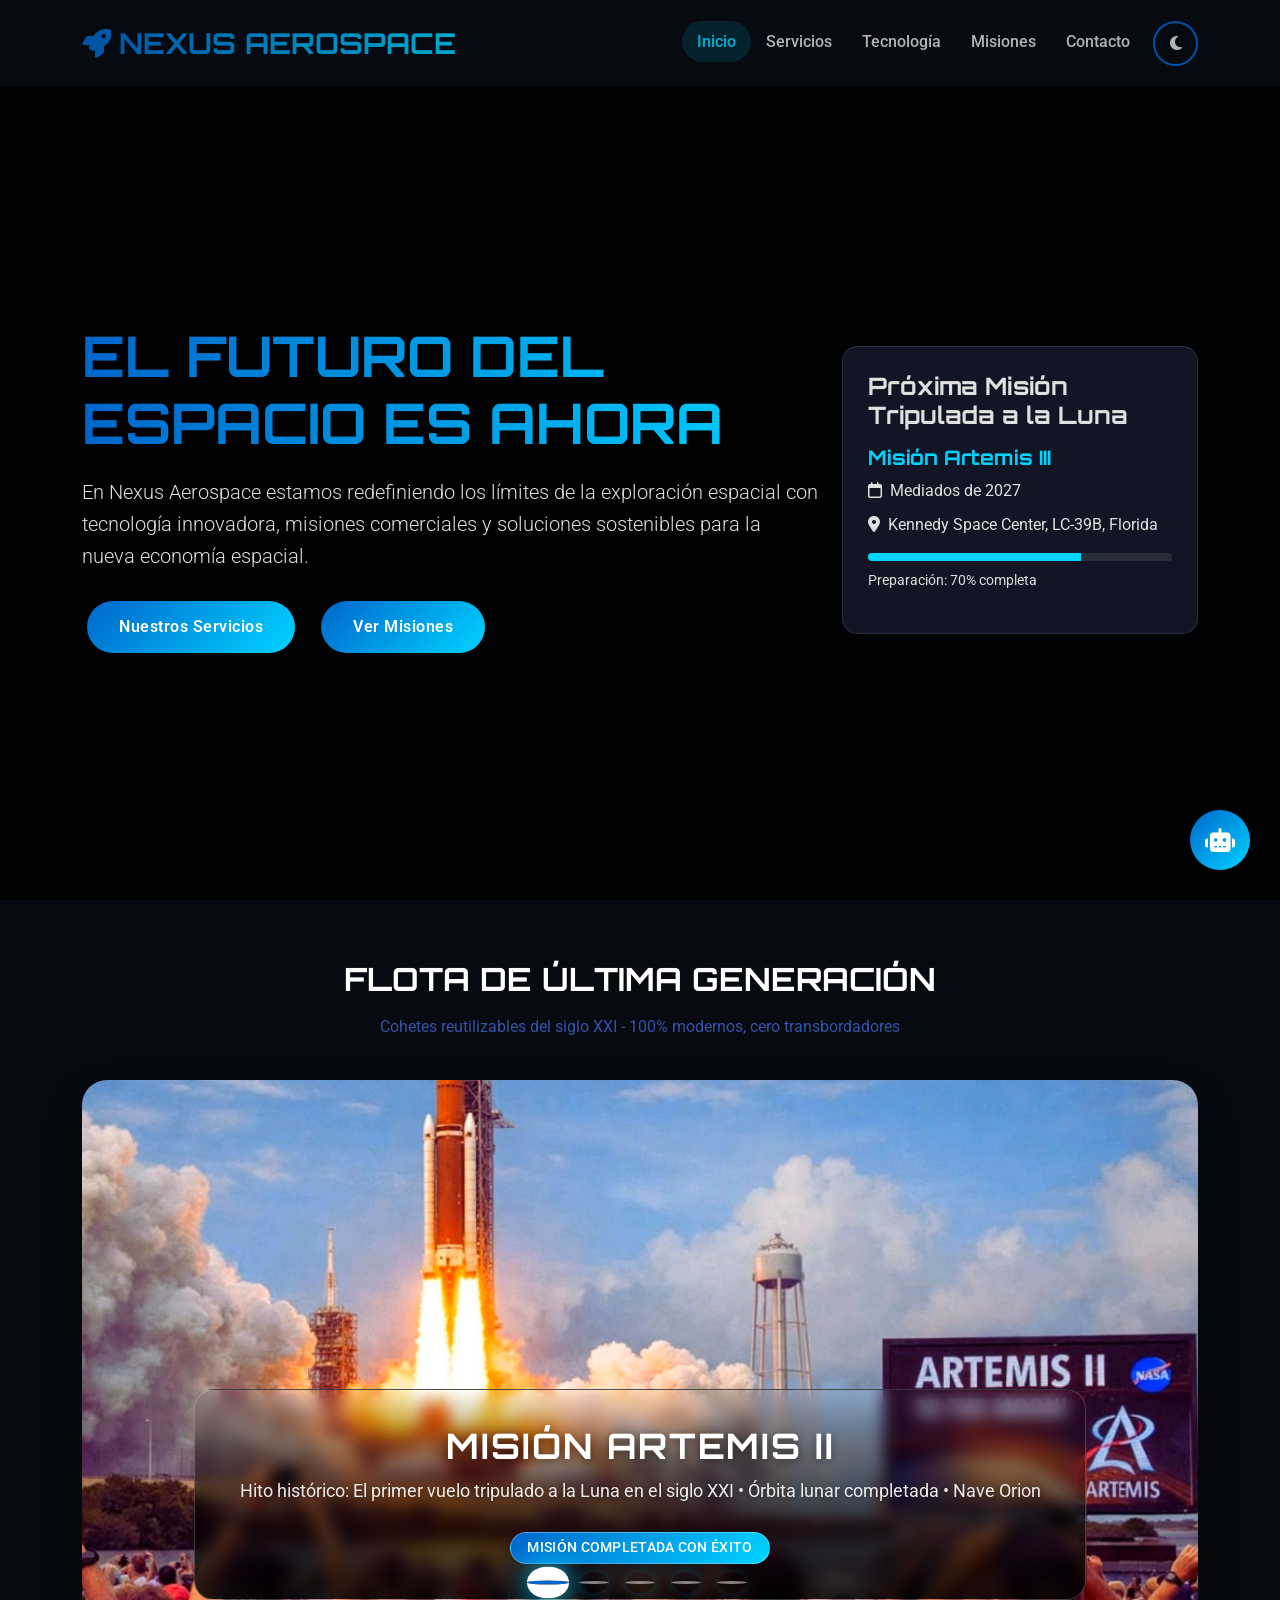
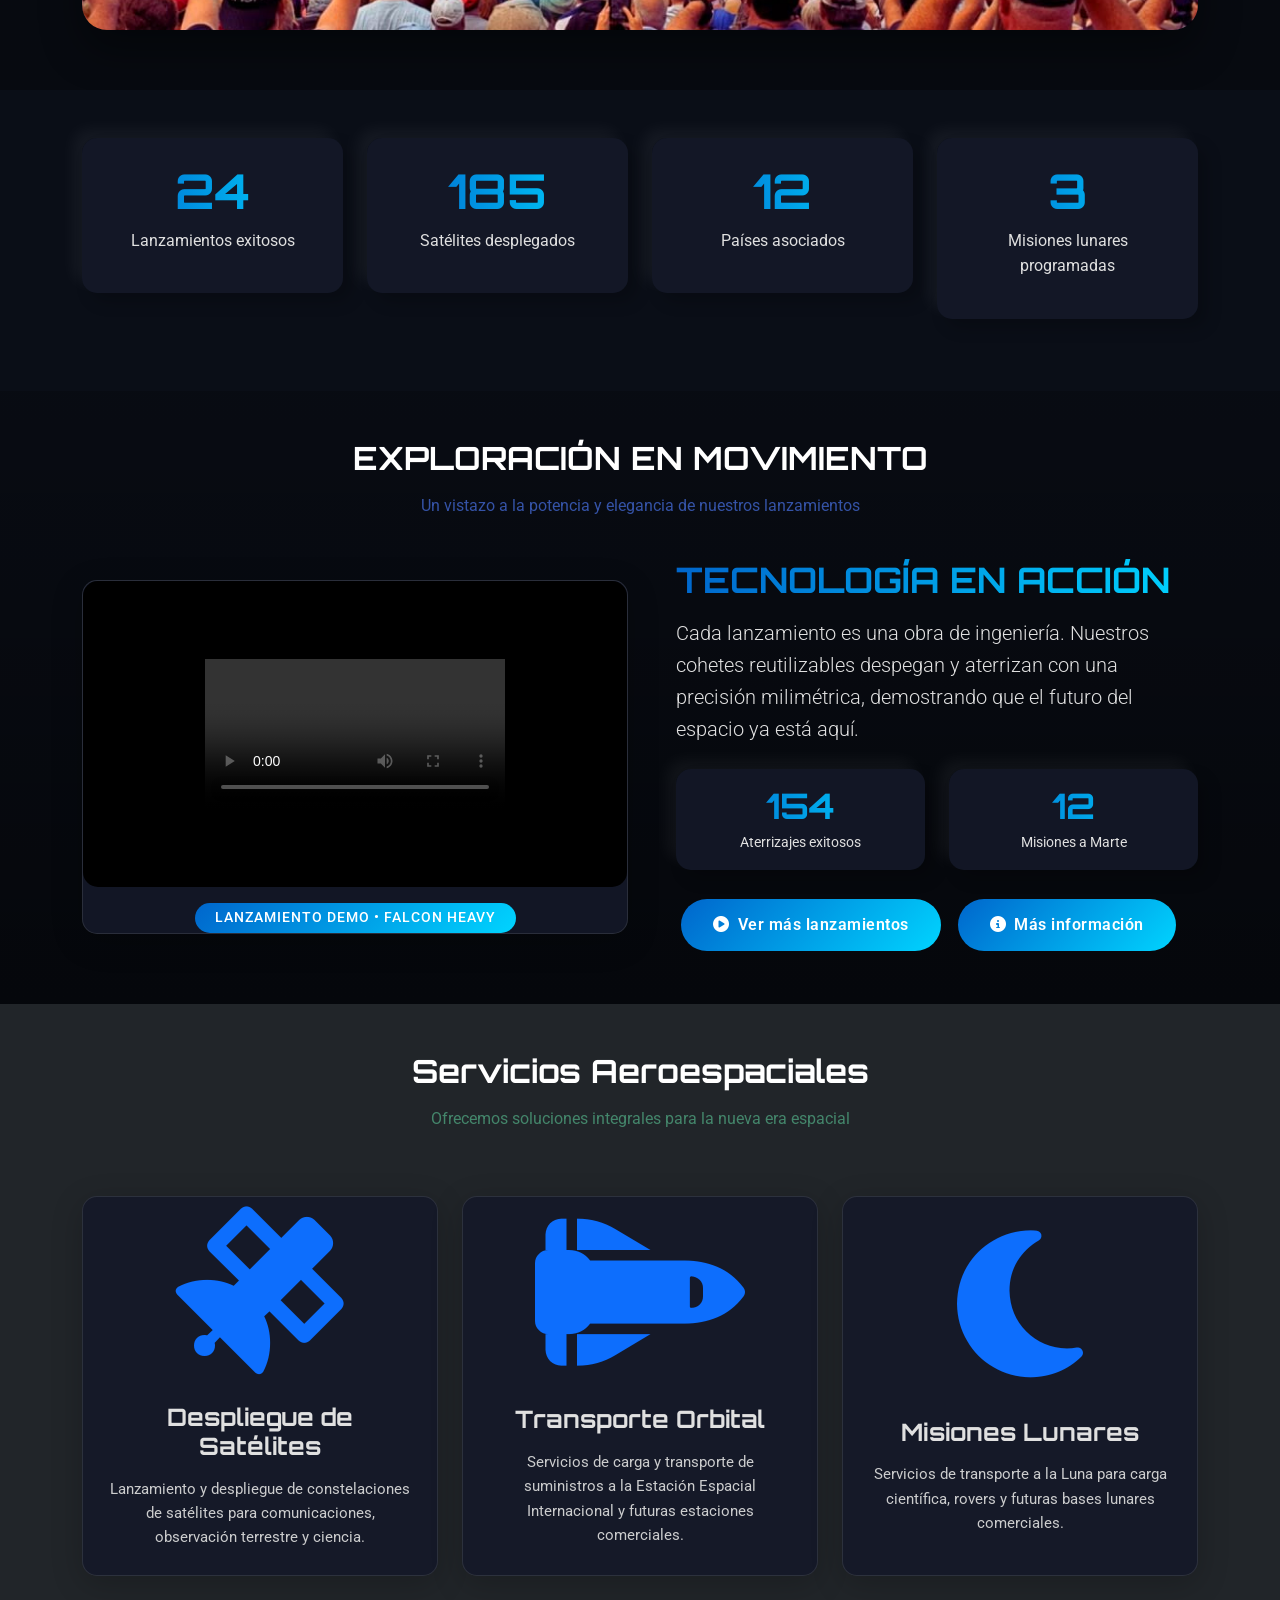
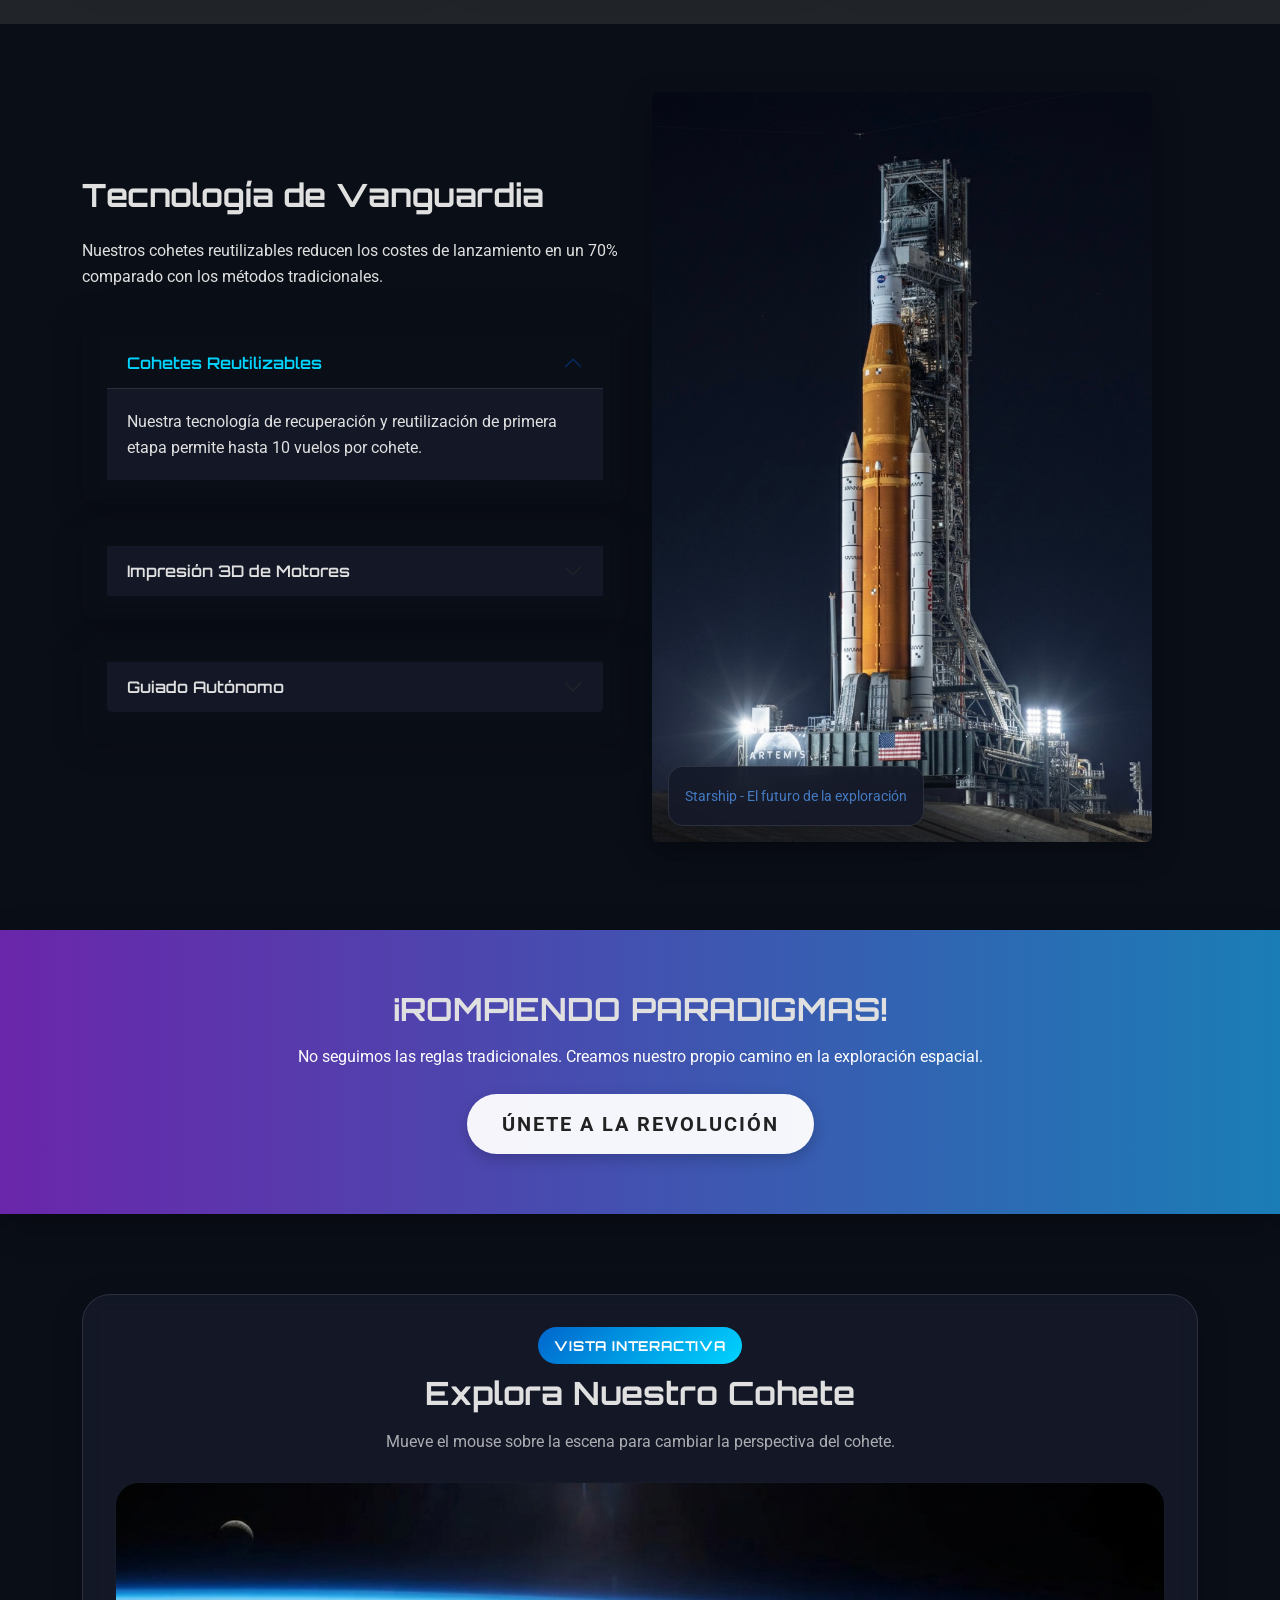
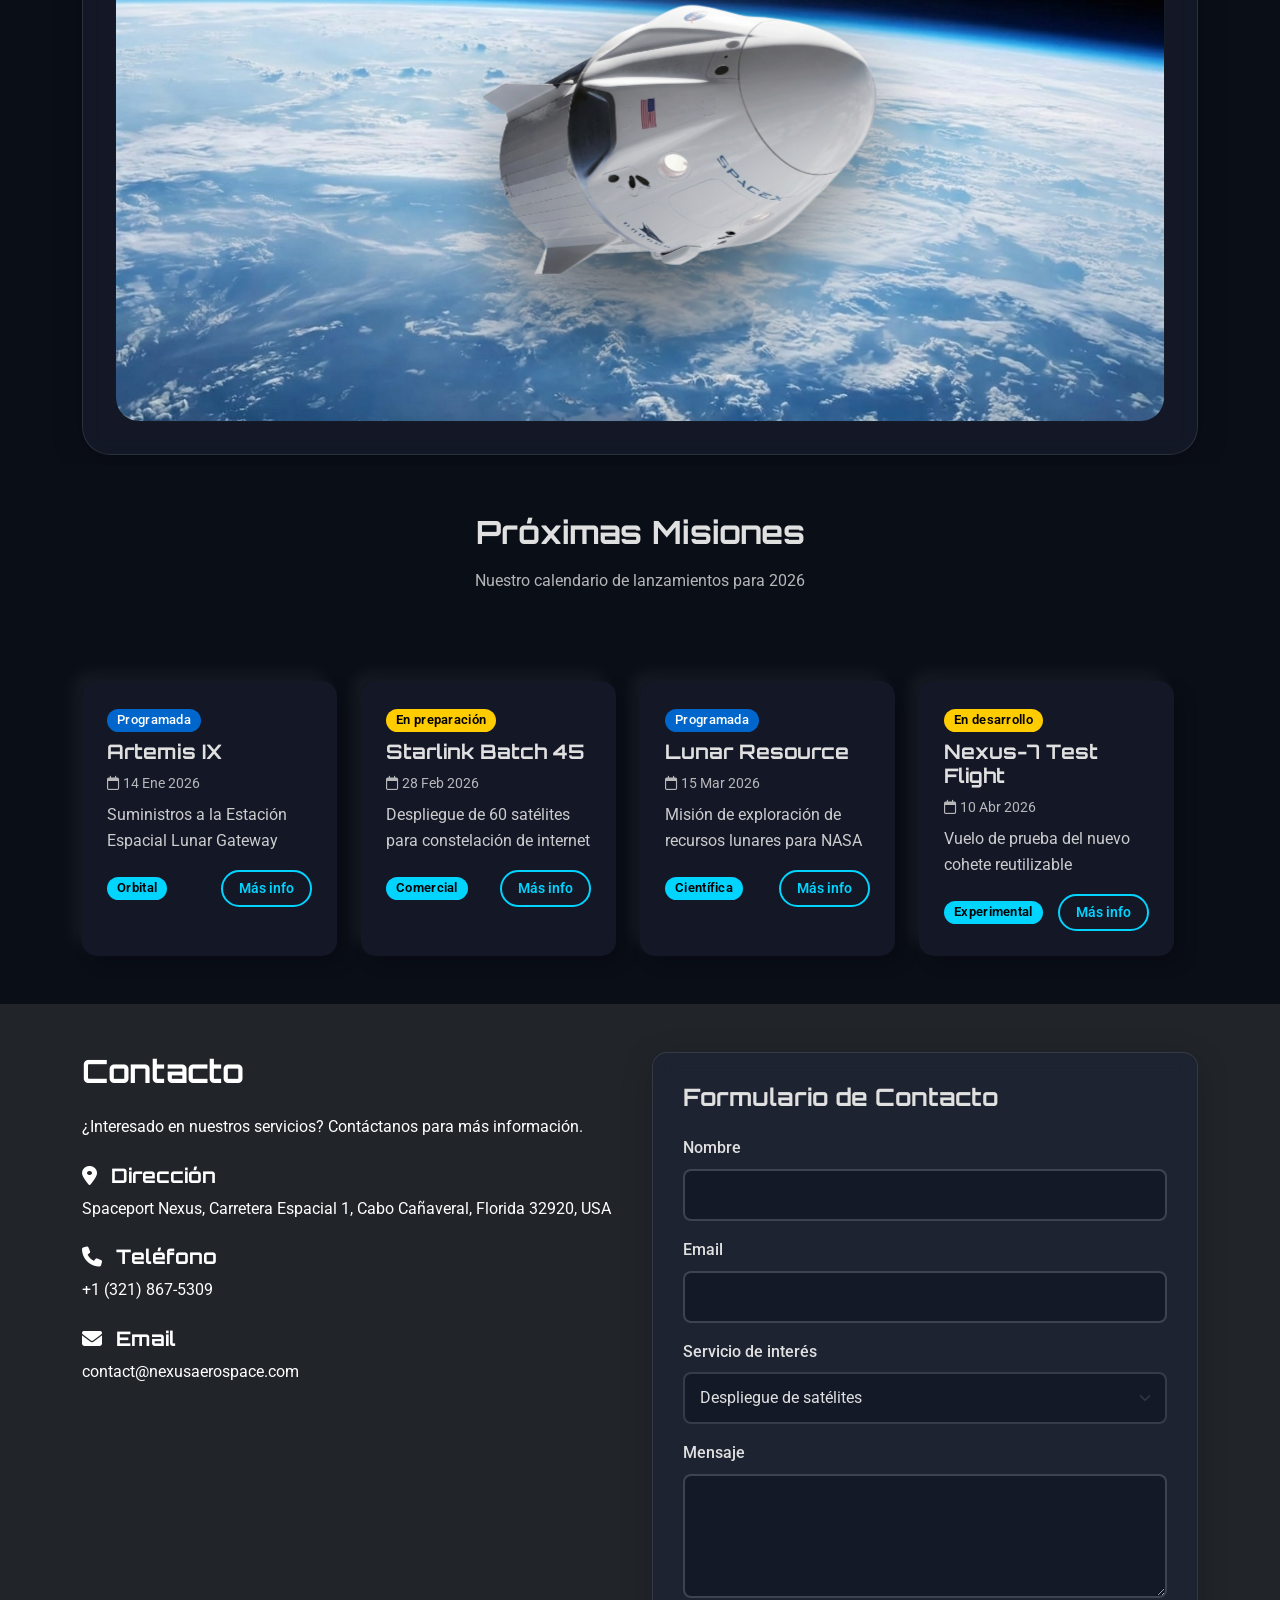
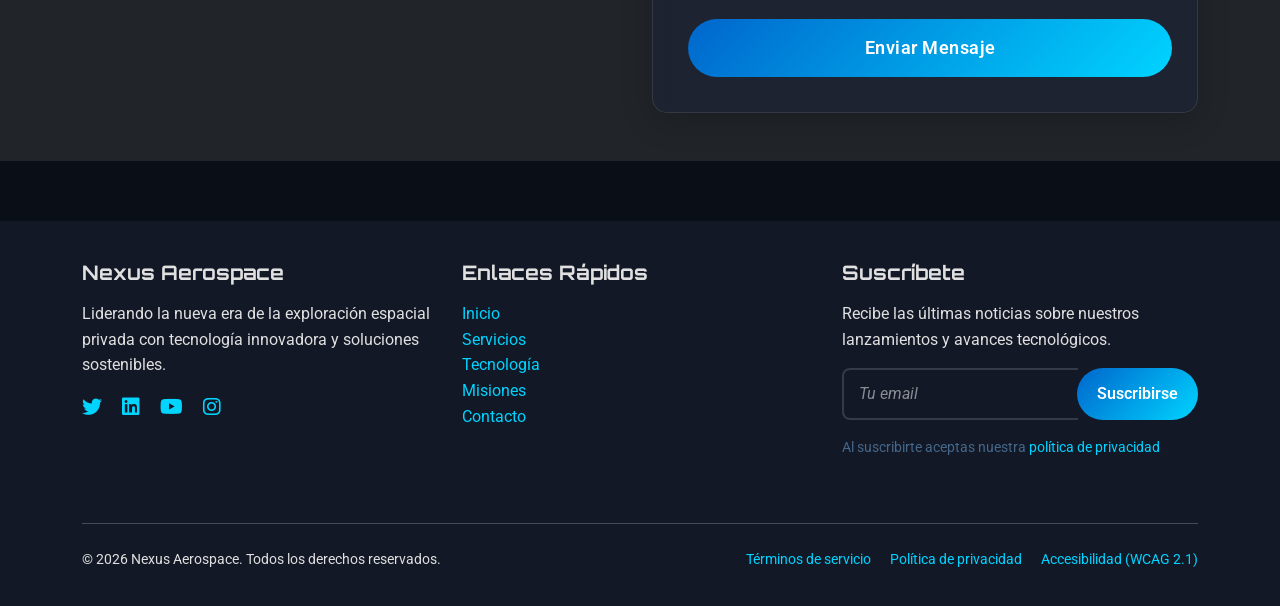
<file: Homepage.html>
<!DOCTYPE html>
<html lang="es">
<head>
    <meta charset="UTF-8">
    <meta name="viewport" content="width=device-width, initial-scale=1.0">
    <title>Nexus Aerospace - Exploración Espacial Privada</title>
    
    <!-- Bootstrap 5 CSS -->
    <link href="https://cdn.jsdelivr.net/npm/bootstrap@5.3.0/dist/css/bootstrap.min.css" rel="stylesheet">
    
    <!-- Google Fonts -->
    <link href="https://fonts.googleapis.com/css2?family=Orbitron:wght@400;500;700&family=Roboto:wght@300;400;500&display=swap" rel="stylesheet">
    
    <!-- Font Awesome Icons -->
    <link rel="stylesheet" href="https://cdnjs.cloudflare.com/ajax/libs/font-awesome/6.4.0/css/all.min.css">
    <style>
        :root {
            --bg-color: #0a0e17;
            --text-color: #e0e0e0;
            --primary-color: #0066cc;
            --secondary-color: #00d4ff;
            --accent-color: #ff4d00;
            --card-bg: rgba(20, 25, 40, 0.9);
            --navbar-bg: rgba(10, 14, 23, 0.98);
            --transition-speed: 0.3s;
            --menu-text-color: #e0e0e0;
            --accordion-text-color: #e0e0e0;
            --mission-status-color: #ffcc00;
            --mission-text-color: #e0e0e0;
            --form-bg-color: rgba(30, 35, 50, 0.95);
        }
        
        [data-theme="light"] {
            --bg-color: #f5f7fa;
            --text-color: #222222;
            --primary-color: #1a73e8;
            --secondary-color: #0077b6;
            --accent-color: #e63946;
            --card-bg: rgba(255, 255, 255, 0.95);
            --navbar-bg: rgba(245, 247, 250, 0.98);
            --menu-text-color: #222222;
            --accordion-text-color: #222222;
            --mission-status-color: #b8860b;
            --mission-text-color: #333333;
            --form-bg-color: rgba(255, 255, 255, 0.95);
        }
        
        * {
            margin: 0;
            padding: 0;
            box-sizing: border-box;
            transition: background-color var(--transition-speed), color var(--transition-speed), border-color var(--transition-speed);
        }
        
        body {
            font-family: 'Roboto', sans-serif;
            background-color: var(--bg-color);
            color: var(--text-color);
            line-height: 1.6;
            overflow-x: hidden;
        }
        
        h1, h2, h3, h4, h5, h6 {
            font-family: 'Orbitron', sans-serif;
            font-weight: 700;
            color: var(--text-color);
        }
        
        /* Glassmorphism Effect */
        .glass-card {
            background: var(--card-bg);
            backdrop-filter: blur(10px);
            -webkit-backdrop-filter: blur(10px);
            border-radius: 15px;
            border: 1px solid rgba(255, 255, 255, 0.1);
            box-shadow: 0 8px 32px rgba(0, 0, 0, 0.2);
            padding: 25px;
        }
        
        /* Neumorphism Effect */
        .neumorphic-card {
            background: var(--card-bg);
            border-radius: 15px;
            box-shadow: 9px 9px 16px rgba(0, 0, 0, 0.2),
                       -9px -9px 16px rgba(255, 255, 255, 0.05);
            padding: 25px;
            color: var(--text-color);
        }
        
        /* Hero Section */
        .hero-section {
            min-height: 100vh;
            background: linear-gradient(rgba(0, 0, 0, 0.85), rgba(0, 0, 0, 0.85)), 
                        url('https://images.unsplash.com/photo-1708738793054-32b71e3fc822?q=80&w=1740&auto=format&fit=crop&ixlib=rb-4.1.0&ixid=M3wxMjA3fDB8MHxwaG90by1wYWdlfHx8fGVufDB8fHx8fA%3D%3D');
            background-size: cover;
            background-position: center;
            background-attachment: fixed;
            display: flex;
            align-items: center;
            position: relative;
            padding-top: 80px;
        }
        
        .hero-content {
            max-width: 800px;
        }
        
        .hero-title {
            font-size: 3.5rem;
            margin-bottom: 20px;
            background: linear-gradient(90deg, var(--primary-color), var(--secondary-color));
            -webkit-background-clip: text;
            background-clip: text;
            color: transparent;
            animation: fadeInUp 1s ease-out;
        }
        
        /* Animaciones */
        @keyframes fadeInUp {
            from {
                opacity: 0;
                transform: translateY(30px);
            }
            to {
                opacity: 1;
                transform: translateY(0);
            }
        }
        
        .fade-in {
            animation: fadeInUp 0.8s ease-out;
        }

        /* ANIMACIONES MEJORADAS PARA BOTONES */
        
        /* Keyframes para animaciones de botones */
        @keyframes pulse {
            0% {
                box-shadow: 0 0 0 0 rgba(0, 102, 204, 0.7);
            }
            70% {
                box-shadow: 0 0 0 10px rgba(0, 102, 204, 0);
            }
            100% {
                box-shadow: 0 0 0 0 rgba(0, 102, 204, 0);
            }
        }

        @keyframes shake {
            0%, 100% { transform: translateX(0); }
            10%, 30%, 50%, 70%, 90% { transform: translateX(-5px); }
            20%, 40%, 60%, 80% { transform: translateX(5px); }
        }

        @keyframes float {
            0%, 100% { transform: translateY(0); }
            50% { transform: translateY(-5px); }
        }

        @keyframes glow {
            0%, 100% { filter: brightness(100%); }
            50% { filter: brightness(120%); box-shadow: 0 0 20px var(--primary-color); }
        }

        @keyframes slideInRight {
            from {
                opacity: 0;
                transform: translateX(30px);
            }
            to {
                opacity: 1;
                transform: translateX(0);
            }
        }

        @keyframes slideInLeft {
            from {
                opacity: 0;
                transform: translateX(-30px);
            }
            to {
                opacity: 1;
                transform: translateX(0);
            }
        }

        @keyframes scaleUp {
            0%, 100% { transform: scale(1); }
            50% { transform: scale(1.1); }
        }

        @keyframes rotate {
            0% { transform: rotate(0deg); }
            100% { transform: rotate(360deg); }
        }

        @keyframes bounce {
            0%, 20%, 50%, 80%, 100% { transform: translateY(0); }
            40% { transform: translateY(-20px); }
            60% { transform: translateY(-10px); }
        }

        @keyframes spin {
            0% { transform: rotate(0deg) scale(1); }
            50% { transform: rotate(180deg) scale(1.2); }
            100% { transform: rotate(360deg) scale(1); }
        }

        /* Estilos base mejorados para botones */
        .btn, button, .btn-primary-custom, .btn-outline-light, .btn-light, .theme-toggle, .chatbot-icon {
            position: relative;
            overflow: hidden;
            transition: all 0.3s cubic-bezier(0.4, 0, 0.2, 1);
            cursor: pointer;
        }

        /* Efecto ripple mejorado */
        .btn-primary-custom::after, .btn-outline-light::after, .btn-light::after {
            content: '';
            position: absolute;
            top: 50%;
            left: 50%;
            width: 5px;
            height: 5px;
            background: rgba(255, 255, 255, 0.7);
            opacity: 0;
            border-radius: 100%;
            transform: scale(1, 1) translate(-50%, -50%);
            transform-origin: 50% 50%;
        }

        @keyframes ripple {
            0% {
                transform: scale(0, 0) translate(-50%, -50%);
                opacity: 0.7;
            }
            100% {
                transform: scale(20, 20) translate(-50%, -50%);
                opacity: 0;
            }
        }

        .btn-primary-custom:focus:not(:active)::after,
        .btn-outline-light:focus:not(:active)::after,
        .btn-light:focus:not(:active)::after {
            animation: ripple 0.8s ease-out;
        }

        /* Botón primario mejorado */
        .btn-primary-custom {
            background: linear-gradient(135deg, var(--primary-color), var(--secondary-color));
            border: none;
            border-radius: 50px;
            padding: 14px 32px;
            font-weight: 600;
            font-size: 1rem;
            margin: 5px;
            color: white;
            letter-spacing: 0.5px;
            animation: pulse 2s infinite;
            position: relative;
            z-index: 1;
        }
        
        .btn-primary-custom:hover {
            transform: translateY(-5px) scale(1.05);
            box-shadow: 0 15px 30px rgba(0, 102, 204, 0.4);
            color: white;
            animation: float 1s infinite;
        }

        .btn-primary-custom:active {
            transform: translateY(-2px) scale(0.98);
        }

        /* Botón outline mejorado */
        .btn-outline-light {
            background: linear-gradient(135deg, var(--primary-color), var(--secondary-color));
            border: none;
            border-radius: 50px;
            padding: 14px 32px;
            font-weight: 600;
            font-size: 1rem;
            margin: 5px;
            color: white;
            letter-spacing: 0.5px;
            animation: pulse 2s infinite;
            position: relative;
            z-index: 1;
        }

        .btn-outline-light:hover {
            background: linear-gradient(135deg, var(--primary-color), var(--secondary-color));
            border-color: transparent;
            color: white;
            transform: translateY(-3px) scale(1.05);
            box-shadow: 0 10px 25px rgba(0, 212, 255, 0.4);
            animation: glow 1.5s infinite;
        }

        .btn-outline-light:active {
            transform: translateY(-1px) scale(0.98);
        }

        /* Botón de light en brutalist section */
        .brutalist-section .btn-light {
            border-radius: 50px;
            padding: 14px 32px;
            font-weight: 600;
            background: white;
            color: var(--accent-color);
            border: 2px solid white;
            animation: slideInRight 0.8s ease-out;
            position: relative;
            overflow: hidden;
            transition: all 0.3s;
        }

        .brutalist-section .btn-light:hover {
            background: transparent;
            color: white;
            border-color: white;
            transform: translateY(-5px) scale(1.05);
            box-shadow: 0 10px 30px rgba(255, 255, 255, 0.3);
            animation: shake 0.5s ease-in-out;
        }

        /* Botón de suscripción */
        #subscribe-btn {
            background: linear-gradient(135deg, var(--primary-color), var(--secondary-color));
            border: none;
            color: white;
            font-weight: 600;
            padding: 10px 20px;
            border-radius: 50px;
            transition: all 0.3s;
            position: relative;
            overflow: hidden;
        }

        #subscribe-btn:hover {
            transform: translateY(-3px) scale(1.05);
            box-shadow: 0 10px 20px rgba(0, 102, 204, 0.3);
        }

        #subscribe-btn i {
            transition: transform 0.3s;
        }

        #subscribe-btn:hover i {
            animation: rotate 0.8s ease-in-out;
        }

        /* Botón "Más info" en misiones */
        .btn-outline-primary {
            border: 2px solid var(--secondary-color);
            color: var(--secondary-color);
            background: transparent;
            padding: 6px 16px;
            border-radius: 25px;
            font-weight: 600;
            transition: all 0.3s;
            position: relative;
            overflow: hidden;
        }

        .btn-outline-primary:hover {
            background: var(--secondary-color);
            color: #000;
            transform: translateY(-3px) scale(1.05);
            box-shadow: 0 5px 15px rgba(0, 212, 255, 0.4);
            border-color: var(--secondary-color);
        }

        .btn-outline-primary:active {
            transform: translateY(-1px) scale(0.98);
        }

        /* Toggle Theme Button */
        .theme-toggle {
            background: transparent;
            border: 2px solid var(--primary-color);
            color: var(--menu-text-color);
            border-radius: 50%;
            width: 45px;
            height: 45px;
            display: flex;
            align-items: center;
            justify-content: center;
            cursor: pointer;
            transition: all 0.3s;
            animation: float 3s infinite;
        }
        
        .theme-toggle:hover {
            background-color: var(--primary-color);
            color: white;
            transform: rotate(180deg) scale(1.1);
            border-color: var(--secondary-color);
            box-shadow: 0 0 20px var(--primary-color);
        }

        .theme-toggle i {
            transition: transform 0.5s;
        }

        .theme-toggle:hover i {
            animation: spin 0.8s ease-in-out;
        }

        /* Chatbot Container - Estilos para Houston */
        .chatbot-container {
            position: fixed;
            bottom: 100px;
            right: 30px;
            width: 350px;
            max-width: 90vw;
            background: var(--card-bg);
            backdrop-filter: blur(10px);
            -webkit-backdrop-filter: blur(10px);
            border-radius: 20px;
            border: 1px solid rgba(255, 255, 255, 0.2);
            box-shadow: 0 10px 40px rgba(0, 0, 0, 0.3);
            z-index: 1000;
            overflow: hidden;
            display: none;
            flex-direction: column;
            transform: translateY(20px);
            opacity: 0;
            transition: all 0.4s cubic-bezier(0.175, 0.885, 0.32, 1.275);
        }

        .chatbot-container.active {
            display: flex;
            transform: translateY(0);
            opacity: 1;
        }

        .chatbot-header {
            background: linear-gradient(135deg, var(--primary-color), var(--secondary-color));
            color: white;
            padding: 15px 20px;
            display: flex;
            align-items: center;
            justify-content: space-between;
        }

        .chatbot-header h3 {
            margin: 0;
            font-size: 1.2rem;
            color: white;
            font-family: 'Orbitron', sans-serif;
        }

        .chatbot-header button {
            background: rgba(255, 255, 255, 0.2);
            border: none;
            color: white;
            width: 30px;
            height: 30px;
            border-radius: 50%;
            display: flex;
            align-items: center;
            justify-content: center;
            transition: all 0.3s;
        }

        .chatbot-header button:hover {
            background: rgba(255, 255, 255, 0.4);
            transform: scale(1.1);
        }

        .chatbot-messages {
            height: 300px;
            overflow-y: auto;
            padding: 20px;
            background: var(--card-bg);
        }

        .message {
            margin-bottom: 15px;
            display: flex;
            flex-direction: column;
        }

        .message.user {
            align-items: flex-end;
        }

        .message.bot {
            align-items: flex-start;
        }

        .message-content {
            max-width: 80%;
            padding: 10px 15px;
            border-radius: 18px;
            font-size: 0.9rem;
            line-height: 1.4;
        }

        .user .message-content {
            background: var(--primary-color);
            color: white;
            border-bottom-right-radius: 4px;
        }

        .bot .message-content {
            background: rgba(255, 255, 255, 0.1);
            color: var(--text-color);
            border-bottom-left-radius: 4px;
        }

        .chatbot-input {
            display: flex;
            padding: 15px;
            background: var(--card-bg);
            border-top: 1px solid rgba(255, 255, 255, 0.1);
        }

        .chatbot-input input {
            flex: 1;
            padding: 10px 15px;
            border: 2px solid rgba(255, 255, 255, 0.1);
            background: var(--card-bg);
            color: var(--text-color);
            border-radius: 25px;
            margin-right: 10px;
            font-size: 0.9rem;
        }

        .chatbot-input input:focus {
            outline: none;
            border-color: var(--secondary-color);
        }

        .chatbot-input button {
            background: linear-gradient(135deg, var(--primary-color), var(--secondary-color));
            border: none;
            color: white;
            width: 45px;
            height: 45px;
            border-radius: 50%;
            display: flex;
            align-items: center;
            justify-content: center;
            transition: all 0.3s;
        }

        .chatbot-input button:hover {
            transform: scale(1.1) rotate(15deg);
        }

        /* Chatbot Icon */
        .chatbot-icon {
            position: fixed;
            bottom: 30px;
            right: 30px;
            width: 60px;
            height: 60px;
            background: linear-gradient(135deg, var(--primary-color), var(--secondary-color));
            border-radius: 50%;
            display: flex;
            align-items: center;
            justify-content: center;
            color: white;
            font-size: 1.5rem;
            cursor: pointer;
            box-shadow: 0 5px 15px rgba(0, 0, 0, 0.3);
            z-index: 999;
            animation: bounce 2s infinite, pulse 2s infinite;
            transition: all 0.3s;
        }
        
        .chatbot-icon:hover {
            transform: scale(1.2) rotate(360deg);
            background: linear-gradient(135deg, var(--secondary-color), var(--primary-color));
            box-shadow: 0 0 30px var(--secondary-color);
            animation: none;
        }

        .chatbot-icon i {
            transition: transform 0.3s;
        }

        .chatbot-icon:hover i {
            animation: shake 0.5s ease-in-out;
        }

        /* Navbar links como botones */
        .navbar-nav .nav-link {
            color: var(--menu-text-color) !important;
            font-weight: 500;
            padding: 8px 15px !important;
            transition: all 0.3s;
            position: relative;
            border-radius: 25px;
        }
        
        .navbar-nav .nav-link:hover {
            color: var(--secondary-color) !important;
            background: rgba(0, 212, 255, 0.1);
            transform: translateY(-2px);
        }

        .navbar-nav .nav-link.active {
            color: var(--secondary-color) !important;
            font-weight: 600;
            background: rgba(0, 212, 255, 0.15);
        }

        /* Botones en cards de misiones */
        .neumorphic-card .btn-sm {
            transition: all 0.3s;
        }

        .neumorphic-card .btn-sm:hover {
            transform: scale(1.1) translateX(5px);
            background: var(--secondary-color);
            color: #000;
            border-color: var(--secondary-color);
        }

        /* Enlaces del footer */
        .footer a {
            color: var(--secondary-color);
            text-decoration: none;
            transition: all 0.3s;
            position: relative;
            display: inline-block;
        }
        
        .footer a:hover {
            color: var(--primary-color);
            transform: translateX(5px);
            text-decoration: underline;
        }

        .footer .social-icons a {
            transition: all 0.3s;
            display: inline-block;
        }

        .footer .social-icons a:hover {
            transform: translateY(-5px) scale(1.2);
            color: var(--secondary-color);
            text-decoration: none;
        }

        /* Botón de envío en formulario */
        #contact-form .btn-primary-custom {
            width: 100%;
            padding: 16px 32px;
            font-size: 1.1rem;
            animation: pulse 2s infinite;
        }

        #contact-form .btn-primary-custom:hover {
            transform: translateY(-5px) scale(1.02);
            letter-spacing: 2px;
        }

        /* ===== TARJETAS 3D PARA SERVICIOS ===== */
        .service-card-container {
            perspective: 1500px;
            height: 380px;
            cursor: pointer;
        }
        
        .service-card-3d {
            position: relative;
            width: 100%;
            height: 100%;
            text-align: center;
            transition: transform 0.8s;
            transform-style: preserve-3d;
            border-radius: 15px;
        }
        
        .service-card-container:hover .service-card-3d {
            transform: rotateY(180deg);
        }
        
        .service-card-front, .service-card-back {
            position: absolute;
            width: 100%;
            height: 100%;
            backface-visibility: hidden;
            border-radius: 15px;
            overflow: hidden;
            box-shadow: 0 8px 32px rgba(0, 0, 0, 0.2);
            padding: 25px;
            display: flex;
            flex-direction: column;
            justify-content: center;
        }
        
        .service-card-front {
            background: var(--card-bg);
            backdrop-filter: blur(10px);
            -webkit-backdrop-filter: blur(10px);
            border: 1px solid rgba(255, 255, 255, 0.1);
            color: var(--text-color);
        }
        
        .service-card-front .icon-wrapper {
            font-size: 3.5rem;
            color: var(--secondary-color);
            margin-bottom: 20px;
        }
        
        .service-card-front h4 {
            margin-bottom: 15px;
            font-size: 1.5rem;
        }
        
        .service-card-front p {
            font-size: 0.95rem;
            opacity: 0.9;
        }
        
        .service-card-back {
            background: linear-gradient(135deg, var(--primary-color), var(--secondary-color));
            transform: rotateY(180deg);
            color: white;
            text-align: left;
        }
        
        .service-card-back h5 {
            font-size: 1.3rem;
            margin-bottom: 20px;
            color: white;
            border-bottom: 2px solid rgba(255, 255, 255, 0.3);
            padding-bottom: 10px;
        }
        
        .service-card-back ul {
            list-style: none;
            padding: 0;
            margin-bottom: 20px;
        }
        
        .service-card-back ul li {
            margin-bottom: 12px;
            font-size: 0.9rem;
            display: flex;
            align-items: center;
        }
        
        .service-card-back ul li i {
            margin-right: 10px;
            font-size: 0.8rem;
            color: rgba(255, 255, 255, 0.9);
        }
        
        .service-card-back .btn-sm {
            background: rgba(255, 255, 255, 0.2);
            border: 2px solid white;
            color: white;
            border-radius: 50px;
            padding: 8px 20px;
            font-weight: 600;
            transition: 0.3s;
            width: fit-content;
        }
        
        .service-card-back .btn-sm:hover {
            background: white;
            color: var(--primary-color);
        }
        
        /* Cards Hover Effects - eliminados los anteriores y reemplazados por 3D */
        .service-card {
            display: none; /* Ocultamos las cards antiguas */
        }
        
        /* Navbar */
        .navbar {
            background-color: var(--navbar-bg);
            backdrop-filter: blur(10px);
            -webkit-backdrop-filter: blur(10px);
            padding: 15px 0;
            transition: all var(--transition-speed);
            position: fixed;
            top: 0;
            width: 100%;
            z-index: 1000;
        }
        
        .navbar-brand {
            font-family: 'Orbitron', sans-serif;
            font-weight: 700;
            font-size: 1.8rem;
            background: linear-gradient(90deg, var(--primary-color), var(--secondary-color));
            -webkit-background-clip: text;
            background-clip: text;
            color: transparent;
        }
        
        /* Statistics Section - ANIMACIÓN MEJORADA */
        .stat-number {
            font-size: 3rem;
            font-weight: 700;
            font-family: 'Orbitron', sans-serif;
            background: linear-gradient(90deg, var(--primary-color), var(--secondary-color));
            -webkit-background-clip: text;
            background-clip: text;
            color: transparent;
        }
        
        /* ANIMACIÓN PARA LAS TARJETAS DE ESTADÍSTICAS */
        #stats .neumorphic-card {
            transition: all 0.4s cubic-bezier(0.175, 0.885, 0.32, 1.275);
            cursor: pointer;
            position: relative;
            z-index: 1;
            overflow: hidden;
        }
        
        #stats .neumorphic-card::before {
            content: '';
            position: absolute;
            top: 0;
            left: 0;
            right: 0;
            bottom: 0;
            background: linear-gradient(135deg, var(--primary-color), var(--secondary-color));
            opacity: 0;
            z-index: -1;
            transition: opacity 0.4s ease;
        }
        
        #stats .neumorphic-card:hover {
            transform: translateY(-15px) scale(1.05);
            box-shadow: 0 20px 30px rgba(0, 212, 255, 0.3);
            border-color: var(--secondary-color);
        }
        
        #stats .neumorphic-card:hover::before {
            opacity: 0.1;
        }
        
        #stats .neumorphic-card:hover .stat-number {
            animation: pulse 1s infinite;
        }
        
        #stats .neumorphic-card:hover p {
            color: var(--secondary-color);
            font-weight: 600;
        }
        
        /* ===== CARRUSEL MEJORADO - TRANSICIONES ULTRA SUAVES ===== */
        .rocket-carousel-section {
            padding: 60px 0;
            background: linear-gradient(180deg, rgba(0,0,0,0.3), rgba(0,0,0,0.3));
            position: relative;
            overflow: hidden;
        }
        
        /* Transiciones ultra suaves con cubic-bezier personalizado */
        .carousel {
            border-radius: 25px;
            box-shadow: 0 20px 40px rgba(0, 0, 0, 0.4);
        }
        
        .carousel-inner {
            border-radius: 25px;
            overflow: hidden;
        }
        
        .carousel-item {
            transition: transform 1.2s cubic-bezier(0.25, 0.46, 0.45, 0.98) !important;
            transition-duration: 1.2s !important;
        }
        
        .carousel-item img {
            height: 550px;
            object-fit: cover;
            object-position: center 30%;
            border-radius: 25px;
            border: 3px solid rgba(255,255,255,0.15);
            transform: scale(1);
            transition: transform 8s cubic-bezier(0.25, 0.46, 0.45, 0.98), filter 1.5s ease;
            filter: brightness(0.9) saturate(1.2);
        }
        
        .carousel-item.active img {
            transform: scale(1.05);
            filter: brightness(1) saturate(1.3);
            transition: transform 12s cubic-bezier(0.25, 0.46, 0.45, 0.98), filter 2s ease;
        }
        
        /* Efecto de zoom lento y suave */
        .carousel-item {
            overflow: hidden;
        }
        
        .carousel-item img {
            transition: transform 8s ease-out, filter 2s ease;
        }
        
        /* Captions con animación suave */
        .carousel-caption {
            background: linear-gradient(0deg, rgba(0,0,0,0.85) 0%, rgba(0,0,0,0.4) 70%, transparent 100%);
            border-radius: 20px;
            bottom: 30px;
            padding: 35px;
            left: 10%;
            right: 10%;
            backdrop-filter: blur(8px);
            -webkit-backdrop-filter: blur(8px);
            border: 1px solid rgba(255,255,255,0.2);
            transform: translateY(20px);
            opacity: 0;
            animation: slideUpCaption 0.8s cubic-bezier(0.25, 0.46, 0.45, 0.98) forwards;
            animation-delay: 0.3s;
        }
        
        @keyframes slideUpCaption {
            from {
                opacity: 0;
                transform: translateY(20px);
            }
            to {
                opacity: 1;
                transform: translateY(0);
            }
        }
        
        .carousel-caption h3 {
            font-size: 2.2rem;
            font-weight: 700;
            text-shadow: 0 2px 10px rgba(0,0,0,0.5);
            margin-bottom: 10px;
            letter-spacing: 2px;
        }
        
        .carousel-caption p {
            font-size: 1.1rem;
            text-shadow: 0 1px 5px rgba(0,0,0,0.5);
            opacity: 0.9;
        }
        
        /* Indicadores mejorados */
        .carousel-indicators {
            bottom: 20px;
            gap: 10px;
        }
        
        .carousel-indicators button {
            width: 14px;
            height: 14px;
            border-radius: 50%;
            margin: 0 5px;
            background-color: var(--secondary-color);
            border: 2px solid transparent;
            opacity: 0.6;
            transition: all 0.4s cubic-bezier(0.175, 0.885, 0.32, 1.275);
            box-shadow: 0 0 10px rgba(0,212,255,0.3);
        }
        
        .carousel-indicators button.active {
            opacity: 1;
            transform: scale(1.4);
            background-color: var(--primary-color);
            border-color: white;
            box-shadow: 0 0 20px var(--secondary-color);
        }
        
        /* Controles mejorados */
        .carousel-control-prev, .carousel-control-next {
            width: 6%;
            opacity: 0;
            transition: opacity 0.5s ease, transform 0.3s ease;
            background: linear-gradient(90deg, rgba(0,0,0,0.3), transparent);
            border-radius: 25px 0 0 25px;
        }
        
        .carousel-control-next {
            background: linear-gradient(-90deg, rgba(0,0,0,0.3), transparent);
            border-radius: 0 25px 25px 0;
        }
        
        .carousel:hover .carousel-control-prev,
        .carousel:hover .carousel-control-next {
            opacity: 1;
        }
        
        .carousel-control-prev:hover,
        .carousel-control-next:hover {
            transform: scale(1.05);
            background: linear-gradient(90deg, rgba(0,0,0,0.5), transparent);
        }
        
        .carousel-control-prev-icon,
        .carousel-control-next-icon {
            width: 40px;
            height: 40px;
            background-color: rgba(0,0,0,0.5);
            border-radius: 50%;
            padding: 10px;
            border: 2px solid white;
            transition: all 0.3s;
        }
        
        .carousel-control-prev:hover .carousel-control-prev-icon,
        .carousel-control-next:hover .carousel-control-next-icon {
            background-color: var(--primary-color);
            transform: scale(1.2);
        }
        
        /* Badges en carrusel */
        .carousel-caption .badge {
            font-size: 0.9rem;
            padding: 8px 16px;
            border-radius: 30px;
            margin-top: 10px;
            display: inline-block;
            background: linear-gradient(135deg, var(--primary-color), var(--secondary-color));
            color: white;
            border: 1px solid rgba(255,255,255,0.3);
            box-shadow: 0 5px 15px rgba(0,0,0,0.3);
            animation: pulse 2s infinite;
        }
        
        /* ===== NUEVOS ESTILOS PARA LA SECCIÓN DE VIDEO ===== */
        .video-showcase-section {
            background: linear-gradient(180deg, rgba(0,0,0,0.2), rgba(0,0,0,0.5));
            position: relative;
            overflow: hidden;
            padding: 60px 0;
        }
        
        .video-wrapper {
            transition: transform 0.5s ease, box-shadow 0.5s ease;
            padding:0rem !important;
        }
        
        .video-wrapper:hover {
            transform: scale(1.02);
            box-shadow: 0 20px 40px rgba(0, 212, 255, 0.3);
        }
        
        .ratio {
            border: 0px solid rgba(255,255,255,0.15);
            border-radius: 15px;
            overflow: hidden;
        }
        
        iframe {
            border: none;
            transition: filter 1s ease;
        }
        
        iframe:hover {
            filter: brightness(1.1) saturate(1.2);
        }
        
        .video-caption .badge {
            background: linear-gradient(135deg, var(--primary-color), var(--secondary-color));
            padding: 8px 20px;
            font-size: 0.9rem;
            letter-spacing: 1px;
        }
        
        .video-content h3 {
            font-size: 2.2rem;
            font-weight: 700;
            animation: slideInLeft 0.8s ease-out;
            background: linear-gradient(90deg, var(--primary-color), var(--secondary-color));
            -webkit-background-clip: text;
            background-clip: text;
            color: transparent;
        }
        
        .video-content p {
            animation: fadeInUp 0.8s ease-out 0.2s both;
        }
        
        .video-content .row {
            animation: fadeInUp 0.8s ease-out 0.4s both;
        }
        
        .video-content .btn {
            animation: fadeInUp 0.8s ease-out 0.6s both;
        }
        
        .video-content .stat-number {
            font-size: 2.2rem !important;
        }
        
        @media (max-width: 768px) {
            .hero-title {
                font-size: 2.5rem;
            }
            
            .stat-number {
                font-size: 2.5rem;
            }
            
            .navbar-nav {
                text-align: center;
                background-color: var(--navbar-bg);
                border-radius: 10px;
                padding: 10px;
                margin-top: 10px;
            }
            
            .btn-primary-custom, .btn-outline-light {
                padding: 12px 24px;
                font-size: 0.95rem;
            }
            
            .carousel-item img {
                height: 400px;
            }
            
            .carousel-caption {
                padding: 20px;
            }
            
            .carousel-caption h3 {
                font-size: 1.5rem;
            }
            
            .carousel-caption p {
                font-size: 0.9rem;
            }
            
            .video-content h3 {
                font-size: 1.8rem;
            }
            
            .video-wrapper {
                margin-bottom: 20px;
            }

            .chatbot-container {
                width: 300px;
                bottom: 80px;
                right: 15px;
            }
            
            .service-card-container {
                height: 350px;
                margin-bottom: 30px;
            }
        }
        
        @media (max-width: 576px) {
            .hero-title {
                font-size: 2rem;
            }
            
            .glass-card, .neumorphic-card {
                padding: 20px;
            }
            
            .btn-primary-custom, .btn-outline-light {
                padding: 10px 20px;
                font-size: 0.9rem;
                display: block;
                width: 100%;
                margin: 8px 0;
            }
            
            .carousel-item img {
                height: 300px;
            }
            
            .carousel-caption {
                padding: 15px;
                left: 5%;
                right: 5%;
            }

            .chatbot-container {
                width: 280px;
                bottom: 70px;
                right: 10px;
            }
            
            .service-card-container {
                height: 320px;
            }
        }
        
        /* Footer */
        .footer {
            background-color: rgba(20, 25, 40, 0.95);
            padding: 40px 0 20px;
            margin-top: 60px;
            color: var(--text-color);
        }
        
        /* Lazy Loading Images */
        img.lazy {
            opacity: 0;
            transition: opacity 0.5s;
        }
        
        img.loaded {
            opacity: 1;
        }
        
        /* Accesibilidad - Focus Styles */
        a:focus, button:focus, input:focus, textarea:focus, select:focus {
            outline: 2px solid var(--accent-color);
            outline-offset: 3px;
        }
        
        /* Brutalist Element */
        .brutalist-section {
        background: linear-gradient(270deg, 
            rgba(255, 77, 0, 0.9),    /* Naranja intenso */
            rgba(0, 102, 204, 0.9),   /* Azul primario */
            rgba(0, 212, 255, 0.9),   /* Azul secundario */
            rgba(147, 51, 234, 0.9)   /* Púrpura */
        );
        background-size: 400% 400%;
        color: white;
        padding: 60px 40px;
        margin: 40px 0;
        text-align: center;
        border-radius: 0;
        position: relative;
        overflow: hidden;
        animation: gradientShift 12s ease infinite;
        box-shadow: 0 10px 30px rgba(0, 0, 0, 0.3);
        }
        .brutalist-section::before {
        content: '';
        position: absolute;
        top: 0;
        left: 0;
        right: 0;
        bottom: 0;
        background: rgba(0, 0, 0, 0.2);
        pointer-events: none;
        }
        @keyframes gradientShift {
        0% {
            background-position: 0% 50%;
        }
        25% {
            background-position: 50% 50%;
        }
        50% {
            background-position: 100% 50%;
        }
        75% {
            background-position: 50% 50%;
        }
        100% {
            background-position: 0% 50%;
        }
        }
        [data-theme="light"] .brutalist-section {
        background: linear-gradient(270deg,
            rgba(230, 57, 70, 0.95),  /* Rojo suave */
            rgba(26, 115, 232, 0.95), /* Azul claro */
            rgba(0, 119, 182, 0.95),  /* Azul oscuro */
            rgba(108, 99, 255, 0.95)  /* Púrpura suave */
        );
        background-size: 400% 400%;
        color: white;
        text-shadow: 1px 1px 3px rgba(0, 0, 0, 0.3);
    }
        .brutalist-section .btn-light {
        background: rgba(255, 255, 255, 0.95);
        color: #222;
        border: none;
        padding: 15px 35px;
        font-weight: 700;
        text-transform: uppercase;
        letter-spacing: 2px;
        border-radius: 50px;
        transition: all 0.4s;
        position: relative;
        z-index: 3;
        box-shadow: 0 5px 15px rgba(0, 0, 0, 0.2);
    }

    .brutalist-section .btn-light:hover {
        transform: translateY(-3px) scale(1.05);
        box-shadow: 0 8px 25px rgba(0, 0, 0, 0.3);
        background: white;
    }

    /* Media queries para responsive */
    @media (max-width: 768px) {
        .brutalist-section {
            padding: 50px 20px;
            animation-duration: 8s; /* Animación más rápida en móvil */
        }
        
        .brutalist-section h2 {
            font-size: 2rem;
        }
    }

    @media (max-width: 576px) {
        .brutalist-section {
            padding: 40px 15px;
        }
        
        .brutalist-section h2 {
            font-size: 1.8rem;
        }
    }

[data-theme="light"] .brutalist-section::before {
    background: rgba(255, 255, 255, 0.1);
}

    /* Asegurar que el contenido esté por encima del overlay */
    .brutalist-section .container {
        position: relative;
        z-index: 2;
    }
            
        /* Sección de Misiones - Texto legible */
        #missions {
            color: var(--mission-text-color);
        }
        
        #missions .section-title {
            color: var(--text-color);
        }
        
        #missions .text-muted {
            color: var(--text-color) !important;
            opacity: 0.8;
        }
        
        /* Badges de estado de misión */
        .badge {
            font-weight: 500 !important;
            font-size: 0.8rem;
            letter-spacing: 0.3px;
            padding: 5px 10px;
            border-radius: 20px;
        }
        
        .bg-success {
            background-color: var(--primary-color) !important;
        }
        
        .bg-warning {
            background-color: var(--mission-status-color) !important;
            color: #000000 !important;
            font-weight: 600 !important;
        }
        
        .bg-primary {
            background-color: var(--secondary-color) !important;
            color: #000000 !important;
            font-weight: 600 !important;
        }
        
        /* Nombre del cohete en misiones */
        #missions-container h5 {
            color: var(--text-color);
            font-weight: 700;
            margin-bottom: 10px;
        }
        
        #missions-container p {
            color: var(--text-color);
            opacity: 0.9;
        }
        
        .text-muted {
            color: rgb(78, 78, 78);
        }
        
        .glass-card.text-muted {
            color: rgb(76, 129, 179) !important;
        }

        .section-title {
            color: white;
        }
        
        /* Acordeones */
        .accordion-button {
            background-color: var(--card-bg) !important;
            color: var(--accordion-text-color) !important;
            font-weight: 600;
            border: none;
            padding: 15px 20px;
        }
        
        .accordion-button:not(.collapsed) {
            color: var(--secondary-color) !important;
            background-color: rgba(var(--primary-color), 0.1) !important;
            box-shadow: none;
        }
        
        .accordion-button:focus {
            box-shadow: 0 0 0 0.25rem rgba(var(--primary-color), 0.25);
            border-color: var(--primary-color);
        }
        
        .accordion-body {
            background-color: var(--card-bg);
            color: var(--accordion-text-color);
            padding: 20px;
            border-top: 1px solid rgba(255, 255, 255, 0.1);
        }
        
        .accordion-item {
            background-color: transparent;
            border: none;
        }
        
        /* Sección de Contacto */
        #contact {
            padding-top: 60px;
            padding-bottom: 60px;
            background-color: var(--card-bg);
        }
        
        #contact h2, #contact h4, #contact h5 {
            color: var(--text-color);
        }
        
        #contact .glass-card {
            background: var(--form-bg-color);
            padding: 30px;
        }
        
        /* Formulario de contacto */
        .form-control, .form-select {
         background-color: var(--card-bg);
        border: 2px solid rgba(255, 255, 255, 0.15);
        color: var(--text-color);
        padding: 12px 15px;
        transition: all 0.3s;
        border-radius: 8px;
        font-size: 1rem;
        }

        .form-control:focus, .form-select:focus {
        background-color: var(--card-bg);
        border-color: var(--primary-color);
        color: var(--text-color);
        box-shadow: 0 0 0 0.25rem rgba(0, 102, 204, 0.25);
        outline: none;
        }

        .form-control::placeholder {
        color: rgba(255, 255, 255, 0.5);
        font-style: italic;
        }
        .form-label {
            color: var(--text-color);
            font-weight: 500;
            margin-bottom: 8px;
        }
        [data-theme="light"] .form-control,
        [data-theme="light"] .form-select {
            border: 2px solid rgba(0, 0, 0, 0.15);
            background-color: #ffffff;
            color: #333333;
        }

        [data-theme="light"] .form-control:focus,
        [data-theme="light"] .form-select:focus {
            border-color: var(--primary-color);
            box-shadow: 0 0 0 0.25rem rgba(26, 115, 232, 0.25);
        }

        [data-theme="light"] .form-control::placeholder {
            color: rgba(0, 0, 0, 0.4);
        }

        /* Ajustes para el textarea específicamente */
        textarea.form-control {
            min-height: 120px;
            resize: vertical;
        }

        /* Estilos para el grupo de inputs del newsletter */
        .input-group .form-control {
            border-top-right-radius: 0;
            border-bottom-right-radius: 0;
            border-right: none;
        }

        .input-group .btn-primary {
            background-color: var(--primary-color);
            border: 2px solid var(--primary-color);
            color: white;
            border-top-left-radius: 0;
            border-bottom-left-radius: 0;
            padding: 10px 20px;
            transition: all 0.3s;
        }

        .input-group .btn-primary:hover {
            background-color: var(--secondary-color);
            border-color: var(--secondary-color);
        }
        
        /* Estilos para la imagen del cohete */
        #starship-theme-image {
            max-width: 100%;
            height: auto;
            margin-top: 20px;
            border-radius: 10px;
            box-shadow: 0 10px 30px rgba(0, 0, 0, 0.3);
            transition: transform 0.3s, box-shadow 0.3s;
        }

        #starship-theme-image:hover {
            transform: scale(1.02);
            box-shadow: 0 20px 40px rgba(0, 212, 255, 0.3);
        }
        
        /* Texto en Glass Card de próxima misión */
        .glass-card h4, .glass-card h5, .glass-card p {
            color: var(--text-color);
        }
        
        .glass-card .text-primary {
            color: var(--secondary-color) !important;
        }
        
        /* Mejoras específicas para tema claro */
        [data-theme="light"] .navbar-nav .nav-link {
            color: #333333 !important;
        }
        
        [data-theme="light"] .navbar-nav .nav-link:hover {
            color: var(--primary-color) !important;
        }
        
        [data-theme="light"] .btn-outline-light {
            color: #ffffff;
            border-color: #333333;
        }
        
        [data-theme="light"] .btn-outline-light:hover {
            background-color: #333333;
            color: white;
        }
        
        [data-theme="light"] .theme-toggle {
            color: #333333;
            border-color: #333333;
        }
        

        [data-theme="light"] .lead {
            color: white;
        }

        .col-lg-67 * {
            color: white !important;
        }

        [data-theme="light"] .theme-toggle:hover {
            background-color: #333333;
            color: white;
        }
        
        [data-theme="light"] .footer {
            background-color: rgba(240, 242, 245, 0.95);
        }
        
        /* Progress bar */
        .progress {
            background-color: rgba(255, 255, 255, 0.1);
        }
        
        .progress-bar {
            background-color: var(--primary-color);
            transition: width 1s ease-in-out;
        }
       /* ===== SECCIÓN INTERACTIVA DEL COHETE EN CAPAS ===== */
.rocket-mouse-section {
    padding: 40px 0 10px;
    position: relative;
    overflow: hidden;
}

.rocket-mouse-card {
    position: relative;
    overflow: hidden;
    padding: 32px;
    border-radius: 28px;
}

.rocket-mouse-copy {
    margin-bottom: 28px;
    position: relative;
    z-index: 4;
}

.rocket-kicker {
    display: inline-block;
    margin-bottom: 10px;
    padding: 8px 16px;
    border-radius: 999px;
    background: linear-gradient(135deg, var(--primary-color), var(--secondary-color));
    color: #fff;
    font-size: 0.85rem;
    font-weight: 700;
    letter-spacing: 0.06em;
    text-transform: uppercase;
    font-family: 'Orbitron', sans-serif;
}

.rocket-mouse-scene {
    --mx: 0;
    --my: 0;
    position: relative;
    min-height: 540px;
    border-radius: 24px;
    overflow: hidden;
    perspective: 1400px;
    isolation: isolate;
    background: #020816;
    border: 1px solid rgba(255,255,255,0.08);
}

.rocket-scene-bg {
    position: absolute;
    inset: 0;
    width: 100%;
    height: 100%;
    object-fit: cover;
    object-position: center center;
    z-index: 1;
    pointer-events: none;
    user-select: none;
}

.rocket-mouse-glow {
    position: absolute;
    left: 50%;
    top: 52%;
    width: 360px;
    height: 360px;
    border-radius: 50%;
    background: radial-gradient(circle, rgba(120, 180, 255, 0.22), transparent 68%);
    transform:
        translate(-50%, -50%)
        translate3d(
            calc(var(--mx) * 12px),
            calc(var(--my) * 12px),
            0
        );
    filter: blur(22px);
    z-index: 2;
    pointer-events: none;
    transition: transform 0.16s ease-out;
}

.rocket-ship-wrap {
    position: absolute;
    inset: 0;
    z-index: 3;
    display: flex;
    align-items: center;
    justify-content: center;
    pointer-events: none;
}

.rocket-ship-wrap::before {
    content: '';
    position: absolute;
    width: 440px;
    height: 180px;
    border-radius: 50%;
    background: radial-gradient(circle, rgba(0, 0, 0, 0.35), transparent 70%);
    transform:
        translate3d(
            calc(var(--mx) * 10px),
            calc(var(--my) * 10px + 110px),
            0
        )
        scale(1.1);
    filter: blur(18px);
    z-index: 0;
    transition: transform 0.16s ease-out;
}

.rocket-mouse-image {
    position: relative;
    z-index: 1;
    width: min(74%, 760px);
    max-height: 430px;
    object-fit: contain;
    display: block;
    pointer-events: none;
    user-select: none;
    filter: drop-shadow(0 28px 45px rgba(0, 0, 0, 0.45));
    transform:
        translate3d(
            calc(var(--mx) * 28px),
            calc(var(--my) * 18px),
            0
        )
        rotateY(calc(var(--mx) * 22deg))
        rotateX(calc(var(--my) * -14deg))
        rotateZ(calc(var(--mx) * 3deg))
        scale(1.02);
    transform-style: preserve-3d;
    transform-origin: center center;
    will-change: transform;
    transition: transform 0.16s ease-out;
    animation: rocketIdleFloat 6s ease-in-out infinite;
}

@keyframes rocketIdleFloat {
    0%, 100% {
        margin-top: 0;
    }
    50% {
        margin-top: -10px;
    }
}

@media (max-width: 991.98px) {
    .rocket-mouse-scene {
        min-height: 400px;
    }

    .rocket-mouse-image {
        width: min(86%, 620px);
        max-height: 320px;
        transform: none !important;
    }

    .rocket-mouse-glow,
    .rocket-ship-wrap::before {
        transform: translate(-50%, -50%) !important;
    }
}

@media (max-width: 767.98px) {
    .rocket-mouse-section {
        padding: 24px 0 0;
    }

    .rocket-mouse-card {
        padding: 20px;
    }

    .rocket-mouse-scene {
        min-height: 280px;
    }

    .rocket-mouse-image {
        width: 88%;
        max-height: 220px;
    }
}
/* ===== TEXTO DE LA SECCIÓN DEL COHETE ADAPTABLE AL TEMA ===== */
.rocket-mouse-card {
    background: var(--card-bg);
    color: var(--text-color);
}

.rocket-mouse-copy h2,
.rocket-mouse-copy .section-title {
    color: var(--text-color) !important;
}

.rocket-mouse-copy p,
.rocket-mouse-copy .text-muted {
    color: var(--text-color) !important;
    opacity: 0.75;
}

[data-theme="light"] .rocket-mouse-copy p,
[data-theme="light"] .rocket-mouse-copy .text-muted {
    opacity: 0.65;
}
    </style>
    
</head>
<body data-theme="dark">
    <!-- Navbar -->
    <nav class="navbar navbar-expand-lg" style="opacity: 0.8">
        <div class="container">
            <a class="navbar-brand" href="#">
                <i class="fas fa-rocket me-2"></i>NEXUS AEROSPACE
            </a>
            
            <button class="navbar-toggler" type="button" data-bs-toggle="collapse" data-bs-target="#navbarNav">
                <span class="navbar-toggler-icon" style="filter: invert(1);"></span>
            </button>
            
            <div class="collapse navbar-collapse" id="navbarNav">
                <ul class="navbar-nav ms-auto">
                    <li class="nav-item">
                        <a class="nav-link active" href="#home">Inicio</a>
                    </li>
                    <li class="nav-item">
                        <a class="nav-link" href="#services">Servicios</a>
                    </li>
                    <li class="nav-item">
                        <a class="nav-link" href="#technology">Tecnología</a>
                    </li>
                    <li class="nav-item">
                        <a class="nav-link" href="#missions">Misiones</a>
                    </li>
                    <li class="nav-item">
                        <a class="nav-link" href="#contact">Contacto</a>
                    </li>
                    <li class="nav-item ms-2">
                        <button class="theme-toggle" id="toggle-theme" aria-label="Cambiar tema">
                            <i class="fas fa-moon"></i>
                        </button>
                    </li>
                </ul>
            </div>
        </div>
    </nav>
    
    <!-- Hero Section -->
    <section class="hero-section" id="home">
        <div class="container">
            <div class="row align-items-center">
                <div class="col-lg-8">
                    <div class="hero-content fade-in">
                        <h1 class="hero-title">EL FUTURO DEL ESPACIO ES AHORA</h1>
                        <p class="lead mb-4">En Nexus Aerospace estamos redefiniendo los límites de la exploración espacial con tecnología innovadora, misiones comerciales y soluciones sostenibles para la nueva economía espacial.</p>
                        <div class="d-flex flex-wrap gap-3">
                            <a href="#services" class="btn btn-primary-custom">Nuestros Servicios</a>
                            <a href="#missions" class="btn btn-outline-light">Ver Misiones</a>
                        </div>
                    </div>
                </div>
                <div class="col-lg-4">
                    <div class="glass-card mt-5 mt-lg-0">
                        <h4 class="mb-3">Próxima Misión Tripulada a la Luna</h4>
                        <h5 class="text-primary">Misión Artemis III</h5>
                        <p class="mb-2"><i class="far fa-calendar me-2"></i>Mediados de 2027</p>
                        <p class="mb-3"><i class="fas fa-map-marker-alt me-2"></i>Kennedy Space Center, LC-39B, Florida</p>
                        <div class="progress" style="height: 8px;">
                            <div class="progress-bar bg-primary" role="progressbar" style="width: 70%;" aria-valuenow="70" aria-valuemin="0" aria-valuemax="100"></div>
                        </div>
                        <p class="mt-2 small">Preparación: 70% completa</p>
                    </div>
                </div>
            </div>
        </div>
    </section>

    <!-- ===== CARRUSEL DE COHETES MODERNOS - TRANSICIONES ULTRA SUAVES ===== -->
    <section class="rocket-carousel-section">
        <div class="container">
            <div class="row mb-4">
                <div class="col-12 text-center">
                    <h2 class="section-title mb-3">FLOTA DE ÚLTIMA GENERACIÓN</h2>
                    <p class="text-muted" style="color: rgb(53, 83, 167) !important">Cohetes reutilizables del siglo XXI - 100% modernos, cero transbordadores</p>
                </div>
            </div>
            <div class="row">
                <div class="col-12">
                    <div id="rocketCarousel" class="carousel slide carousel-fade" data-bs-ride="carousel" data-bs-interval="6000" data-bs-pause="false">
                        <div class="carousel-indicators">
                            <button type="button" data-bs-target="#rocketCarousel" data-bs-slide-to="0" class="active" aria-current="true" aria-label="NASA Artemis II"></button>
                            <button type="button" data-bs-target="#rocketCarousel" data-bs-slide-to="1" aria-label="SpaceX Starship"></button>
                            <button type="button" data-bs-target="#rocketCarousel" data-bs-slide-to="2" aria-label="SpaceX Falcon 9"></button>
                            <button type="button" data-bs-target="#rocketCarousel" data-bs-slide-to="3" aria-label="Blue Origin New Glenn"></button>
                            <button type="button" data-bs-target="#rocketCarousel" data-bs-slide-to="4" aria-label="SpaceX Falcon Heavy"></button>
                        </div>
                        <div class="carousel-inner">
                            <!-- Artemis II - Regreso tripulado a la Luna -->
                            <div class="carousel-item active">
                                <img src="images/artemis2.jpg" 
                                     class="d-block w-100" 
                                     alt="Misión Artemis II - Primera misión lunar tripulada del siglo XXI"
                                     loading="lazy">
                                <div class="carousel-caption d-none d-md-block">
                                    <h3 class="text-white">MISIÓN ARTEMIS II</h3>
                                    <p class="text-white">Hito histórico: El primer vuelo tripulado a la Luna en el siglo XXI • Órbita lunar completada • Nave Orion</p>
                                    <span class="badge">MISIÓN COMPLETADA CON ÉXITO</span>
                                </div>
                            </div>
                            <!-- Starship - El cohete más moderno del mundo -->
                            <div class="carousel-item">
                                <img src="./images/missio-clipper-nasa.jpeg" 
                                     class="d-block w-100" 
                                     alt="SpaceX Starship - Nave espacial completamente reutilizable para misiones a Marte"
                                     loading="lazy">
                                <div class="carousel-caption d-none d-md-block">
                                    <h3 class="text-white">NEXUS STARSHIP</h3>
                                    <p class="text-white">Sistema completamente reutilizable • 100+ toneladas a LEO • Destino: Marte</p>
                                    <span class="badge">EN DESARROLLO • VUELOS SUBORBITALES EXITOSOS</span>
                                </div>
                            </div>
                            <!-- Falcon 9 - El cohete reutilizable más exitoso -->
                            <div class="carousel-item">
                                <img src="images/Falcon_9_NG-20_Launch_(8217536).jpg" 
                                     class="d-block w-100" 
                                     alt="SpaceX Falcon 9 - Cohete reutilizable en plataforma de lanzamiento"
                                     loading="lazy">
                                <div class="carousel-caption d-none d-md-block">
                                    <h3 class="text-white">NEXUS FALCON 9</h3>
                                    <p class="text-white">Cohete reutilizable • 15+ misiones por propulsor • Despliegue satelital</p>
                                    <span class="badge">250+ LANZAMIENTOS • 200+ ATERRIZAJES</span>
                                </div>
                            </div>
                            <!-- New Glenn - El gigante de Blue Origin -->
                            <div class="carousel-item">
                                <img src="https://www.nasaspaceflight.com/wp-content/uploads/2024/12/New-Glenn-vehicle-on-the-pad-at-LC-36-Credit-Blue-Origin-1170x878.jpg" 
                                     class="d-block w-100" 
                                     alt="Blue Origin New Glenn - Cohete de carga pesada"
                                     loading="lazy">
                                <div class="carousel-caption d-none d-md-block">
                                    <h3 class="text-white">NEXUS NEW GLENN</h3>
                                    <p class="text-white">Carga pesada • 7 metros de diámetro • 45 toneladas a LEO</p>
                                    <span class="badge">PRIMER VUELO • 2025</span>
                                </div>
                            </div>
                            <!-- Falcon Heavy - El más poderoso en operación -->
                            <div class="carousel-item">
                                <img src="https://static.scientificamerican.com/sciam/cache/file/E7662CBA-7B6A-461E-93B5F376D53FC94C_source.jpg?crop=16%3A9%2Csmart&w=1920" 
                                     class="d-block w-100" 
                                     alt="SpaceX Falcon Heavy - El cohete operativo más potente del mundo"
                                     loading="lazy">
                                <div class="carousel-caption d-none d-md-block">
                                    <h3 class="text-white">NEXUS FALCON HEAVY</h3>
                                    <p class="text-white">El cohete operativo más potente • 64 toneladas a LEO</p>
                                    <span class="badge">MISIONES INTERPLANETARIAS</span>
                                </div>
                            </div>
                        </div>
                        <button class="carousel-control-prev" type="button" data-bs-target="#rocketCarousel" data-bs-slide="prev">
                            <span class="carousel-control-prev-icon" aria-hidden="true"></span>
                            <span class="visually-hidden">Anterior</span>
                        </button>
                        <button class="carousel-control-next" type="button" data-bs-target="#rocketCarousel" data-bs-slide="next">
                            <span class="carousel-control-next-icon" aria-hidden="true"></span>
                            <span class="visually-hidden">Siguiente</span>
                        </button>
                    </div>
                </div>
            </div>
        </div>
    </section>
    
    <!-- Statistics Section - CON ANIMACIÓN HOVER -->
    <section class="py-5" id="stats">
        <div class="container">
            <div class="row text-center">
                <div class="col-md-3 col-6 mb-4">
                    <div class="neumorphic-card p-4">
                        <h3 class="stat-number">24</h3>
                        <p>Lanzamientos exitosos</p>
                    </div>
                </div>
                <div class="col-md-3 col-6 mb-4">
                    <div class="neumorphic-card p-4">
                        <h3 class="stat-number">185</h3>
                        <p>Satélites desplegados</p>
                    </div>
                </div>
                <div class="col-md-3 col-6 mb-4">
                    <div class="neumorphic-card p-4">
                        <h3 class="stat-number">12</h3>
                        <p>Países asociados</p>
                    </div>
                </div>
                <div class="col-md-3 col-6 mb-4">
                    <div class="neumorphic-card p-4">
                        <h3 class="stat-number">3</h3>
                        <p>Misiones lunares programadas</p>
                    </div>
                </div>
            </div>
        </div>
    </section>

    <!-- ===== NUEVA SECCIÓN DE VIDEO ANIMADO CON YOUTUBE ===== -->
    <section class="video-showcase-section py-5" id="video-showcase">
        <div class="container">
            <div class="row mb-4">
                <div class="col-12 text-center">
                    <h2 class="section-title mb-3">EXPLORACIÓN EN MOVIMIENTO</h2>
                    <p class="text-muted" style="color: rgb(53, 83, 167) !important">Un vistazo a la potencia y elegancia de nuestros lanzamientos</p>
                </div>
            </div>
            <div class="row align-items-center">
                <div class="col-lg-6 mb-4 mb-lg-0">
                    <div class="video-wrapper glass-card p-3">
                        <!-- Video de YouTube en bucle, sin controles, reproducción automática -->
                        <div class="ratio ratio-16x9">
                            <iframe 
                                src="video/SpaceX Interplanetary Transport System.mp4" 
                                title="Lanzamiento de cohete SpaceX"
                                allow="accelerometer; autoplay; clipboard-write; encrypted-media; gyroscope; picture-in-picture; web-share"
                                allowfullscreen>
                            </iframe>
                        </div>
                        <div class="video-caption mt-3 text-center">
                            <span class="badge">LANZAMIENTO DEMO • FALCON HEAVY</span>
                        </div>
                    </div>
                </div>
                <div class="col-lg-6">
                    <div class="video-content ps-lg-4">
                        <h3 class="mb-3">TECNOLOGÍA EN ACCIÓN</h3>
                        <p class="lead mb-4">Cada lanzamiento es una obra de ingeniería. Nuestros cohetes reutilizables despegan y aterrizan con una precisión milimétrica, demostrando que el futuro del espacio ya está aquí.</p>
                        
                        <!-- Estadísticas rápidas en columnas -->
                        <div class="row mt-4">
                            <div class="col-6">
                                <div class="neumorphic-card p-3 text-center">
                                    <h4 class="stat-number mb-1" style="font-size: 2.2rem;">154</h4>
                                    <p class="mb-0 small">Aterrizajes exitosos</p>
                                </div>
                            </div>
                            <div class="col-6">
                                <div class="neumorphic-card p-3 text-center">
                                    <h4 class="stat-number mb-1" style="font-size: 2.2rem;">12</h4>
                                    <p class="mb-0 small">Misiones a Marte</p>
                                </div>
                            </div>
                        </div>
                        
                        <div class="mt-4">
                            <a href="#contact" class="btn btn-primary-custom me-2"><i class="fas fa-play-circle me-2"></i>Ver más lanzamientos</a>
                            <a href="#technology" class="btn btn-outline-light"><i class="fas fa-info-circle me-2"></i>Más información</a>
                        </div>
                    </div>
                </div>
            </div>
        </div>
    </section>
    <!-- ===== FIN DE NUEVA SECCIÓN DE VIDEO ANIMADO ===== -->
    
    <!-- Services Section - MODIFICADA CON TARJETAS 3D -->
    <section class="py-5 bg-dark" id="services">
        <div class="container">
            <div class="row mb-5">
                <div class="col-lg-8 mx-auto text-center">
                    <h2 class="section-title mb-3">Servicios Aeroespaciales</h2>
                    <p class="text-muted" style="color: #44866b !important">Ofrecemos soluciones integrales para la nueva era espacial</p>
                </div>
            </div>
            
            <div class="row g-4">
                <div class="col-md-4">
                    <div class="service-card-container">
                        <div class="service-card-3d">
                            <div class="service-card-front">
                                <div class="icon-wrapper mb-4 text-primary">
                                    <i class="fas fa-satellite fa-3x"></i>
                                </div>
                                <h4 class="mb-3">Despliegue de Satélites</h4>
                                <p>Lanzamiento y despliegue de constelaciones de satélites para comunicaciones, observación terrestre y ciencia.</p>
                            </div>
                            <div class="service-card-back">
                                <h5>CARACTERÍSTICAS</h5>
                                <ul>
                                    <li><i class="fas fa-check-circle"></i> Órbitas LEO, MEO y GEO</li>
                                    <li><i class="fas fa-check-circle"></i> Costes reducidos en 40%</li>
                                    <li><i class="fas fa-check-circle"></i> Plazos de lanzamiento flexibles</li>
                                    <li><i class="fas fa-check-circle"></i> Integración personalizada</li>
                                    <li><i class="fas fa-check-circle"></i> Seguimiento 24/7</li>
                                </ul>
                                <a href="https://www.nasa.gov/smallsat-institute/" target="_blank" class="btn-sm text-decoration-none">MÁS INFO <i class="fas fa-arrow-right ms-2"></i></a>
                            </div>
                        </div>
                    </div>
                </div>
                
                <div class="col-md-4">
                    <div class="service-card-container">
                        <div class="service-card-3d">
                            <div class="service-card-front">
                                <div class="icon-wrapper mb-4 text-primary">
                                    <i class="fas fa-space-shuttle fa-3x"></i>
                                </div>
                                <h4 class="mb-3">Transporte Orbital</h4>
                                <p>Servicios de carga y transporte de suministros a la Estación Espacial Internacional y futuras estaciones comerciales.</p>
                            </div>
                            <div class="service-card-back">
                                <h5>CARACTERÍSTICAS</h5>
                                <ul>
                                    <li><i class="fas fa-check-circle"></i> Capacidad de carga: 6,000 kg</li>
                                    <li><i class="fas fa-check-circle"></i> Vehículos reutilizables</li>
                                    <li><i class="fas fa-check-circle"></i> Docking automático</li>
                                    <li><i class="fas fa-check-circle"></i> Entregas mensuales</li>
                                    <li><i class="fas fa-check-circle"></i> Carga presurizada</li>
                                </ul>
                                <a href="https://www.nasa.gov/international-space-station/" target="_blank" class="btn-sm text-decoration-none">MÁS INFO <i class="fas fa-arrow-right ms-2"></i></a>
                            </div>
                        </div>
                    </div>
                </div>
                
                <div class="col-md-4">
                    <div class="service-card-container">
                        <div class="service-card-3d">
                            <div class="service-card-front">
                                <div class="icon-wrapper mb-4 text-primary">
                                    <i class="fas fa-moon fa-3x"></i>
                                </div>
                                <h4 class="mb-3">Misiones Lunares</h4>
                                <p>Servicios de transporte a la Luna para carga científica, rovers y futuras bases lunares comerciales.</p>
                            </div>
                            <div class="service-card-back">
                                <h5>CARACTERÍSTICAS</h5>
                                <ul>
                                    <li><i class="fas fa-check-circle"></i> Alunizaje de precisión</li>
                                    <li><i class="fas fa-check-circle"></i> Capacidad para 500 kg</li>
                                    <li><i class="fas fa-check-circle"></i> Retorno de muestras lunares</li>
                                    <li><i class="fas fa-check-circle"></i> Rovers incluidos</li>
                                    <li><i class="fas fa-check-circle"></i> Comunicación en tiempo real</li>
                                </ul>
                                <a href="https://www.nasa.gov/specials/artemis/" target="_blank" class="btn-sm text-decoration-none">MÁS INFO <i class="fas fa-arrow-right ms-2"></i></a>
                            </div>
                        </div>
                    </div>
                </div>
            </div>
        </div>
    </section>
    
    <!-- Technology Section - CON IMAGEN QUE CAMBIA SEGÚN EL TEMA -->
    <section class="py-5" id="technology">
        <div class="container">
            <div class="row align-items-center">
                <div class="col-lg-6">
                    <h2 class="mb-4">Tecnología de Vanguardia</h2>
                    <p class="mb-4">Nuestros cohetes reutilizables reducen los costes de lanzamiento en un 70% comparado con los métodos tradicionales.</p>
                    
                    <div class="accordion" id="techAccordion">
                        <div class="accordion-item glass-card border-0 mb-3">
                            <h3 class="accordion-header">
                                <button class="accordion-button" type="button" data-bs-toggle="collapse" data-bs-target="#collapseOne">
                                    Cohetes Reutilizables
                                </button>
                            </h3>
                            <div id="collapseOne" class="accordion-collapse collapse show" data-bs-parent="#techAccordion">
                                <div class="accordion-body">
                                    Nuestra tecnología de recuperación y reutilización de primera etapa permite hasta 10 vuelos por cohete.
                                </div>
                            </div>
                        </div>
                        
                        <div class="accordion-item glass-card border-0 mb-3">
                            <h3 class="accordion-header">
                                <button class="accordion-button collapsed" type="button" data-bs-toggle="collapse" data-bs-target="#collapseTwo">
                                    Impresión 3D de Motores
                                </button>
                            </h3>
                            <div id="collapseTwo" class="accordion-collapse collapse" data-bs-parent="#techAccordion">
                                <div class="accordion-body">
                                    Fabricación aditiva de componentes críticos reduce tiempos de producción en un 60%.
                                </div>
                            </div>
                        </div>
                        
                        <div class="accordion-item glass-card border-0">
                            <h3 class="accordion-header">
                                <button class="accordion-button collapsed" type="button" data-bs-toggle="collapse" data-bs-target="#collapseThree">
                                    Guiado Autónomo
                                </button>
                            </h3>
                            <div id="collapseThree" class="accordion-collapse collapse" data-bs-parent="#techAccordion">
                                <div class="accordion-body">
                                    Sistemas de navegación autónoma permiten alunizajes de precisión con margen de error menor a 10 metros.
                                </div>
                            </div>
                        </div>
                    </div>
                </div>
                
                <div class="col-lg-6 mt-5 mt-lg-0">
                    <div class="position-relative">
                        <!-- IMAGEN QUE CAMBIA CON EL TEMA (DARK/LIGHT) -->
                        <img id="starship-theme-image" 
                             src="./images/starship-dark.jpg"
                             alt="Starship en plataforma de lanzamiento" 
                             class="img-fluid rounded lazy loaded"
                             loading="lazy"
                             width="500"
                             height="300">
                        <div class="glass-card position-absolute bottom-0 start-0 m-3 p-3">
                            <small class="text-muted" style="color:#447bc4 !important">Starship - El futuro de la exploración</small>
                        </div>
                    </div>
                </div>
            </div>
        </div>
    </section>
    
    <!-- Brutalist Section -->
    <section class="brutalist-section">
        <div class="container">
            <h2 class="mb-3">¡ROMPIENDO PARADIGMAS!</h2>
            <p class="mb-4">No seguimos las reglas tradicionales. Creamos nuestro propio camino en la exploración espacial.</p>
            <a href="#contact" class="btn btn-light btn-lg">ÚNETE A LA REVOLUCIÓN</a>
        </div>
    </section>
        <!-- ===== SECCIÓN INTERACTIVA DEL COHETE ===== -->
<section class="rocket-mouse-section">
    <div class="container">
        <div class="rocket-mouse-card glass-card">
            <div class="rocket-mouse-copy text-center">
                <span class="rocket-kicker">Vista interactiva</span>
                <h2 class="section-title mb-3">Explora Nuestro Cohete</h2>
                <p class="text-muted mb-0">
                    Mueve el mouse sobre la escena para cambiar la perspectiva del cohete.
                </p>
            </div>

            <div class="rocket-mouse-scene" id="rocket-mouse-scene" aria-label="Escena interactiva del cohete">
                <img
                    src="./images/tierra.png"
                    alt=""
                    class="rocket-scene-bg"
                >

                <div class="rocket-mouse-glow"></div>

                <div class="rocket-ship-wrap">
                    <img
                        src="./images/cohete.png"
                        alt="Cohete de Nexus Aerospace"
                        class="rocket-mouse-image"
                        id="rocket-mouse-image"
                    >
                </div>
            </div>
        </div>
    </div>
</section>
    
    <!-- Missions Section -->
    <section class="py-5" id="missions">
        <div class="container">
            <div class="row mb-5">
                <div class="col-lg-8 mx-auto text-center">
                    <h2 class="section-title mb-3">Próximas Misiones</h2>
                    <p class="text-muted">Nuestro calendario de lanzamientos para 2026</p>
                </div>
            </div>
            
            <div class="row g-4">
                <!-- Las misiones se cargarán dinámicamente con JavaScript -->
                <div id="missions-container" class="row g-4">
                    <!-- Contenido dinámico desde API simulada -->
                </div>
            </div>
        </div>
    </section>
    
    <!-- Contact Section -->
    <section class="py-5 bg-dark" id="contact">
        <div class="container">
            <div class="row">
                <div class="col-lg-6">
                    <div class="col-lg-67">
                      <h2 class="mb-4">Contacto</h2>
                      <p class="mb-4">¿Interesado en nuestros servicios? Contáctanos para más información.</p>
                      
                      <div class="mb-4">
                          <h5><i class="fas fa-map-marker-alt me-2 text-primary"></i> Dirección</h5>
                          <p>Spaceport Nexus, Carretera Espacial 1, Cabo Cañaveral, Florida 32920, USA</p>
                      </div>
                      
                      <div class="mb-4">
                          <h5><i class="fas fa-phone me-2 text-primary"></i> Teléfono</h5>
                          <p>+1 (321) 867-5309</p>
                      </div>
                      
                      <div class="mb-4">
                          <h5><i class="fas fa-envelope me-2 text-primary"></i> Email</h5>
                          <p>contact@nexusaerospace.com</p>
                      </div>
                  </div>
                </div>
                
                <div class="col-lg-6">
                    <div class="glass-card">
                        <h4 class="mb-4">Formulario de Contacto</h4>
                        <form id="contact-form">
                            <div class="mb-3">
                                <label for="name" class="form-label">Nombre</label>
                                <input type="text" class="form-control" id="name" required>
                            </div>
                            <div class="mb-3">
                                <label for="email" class="form-label">Email</label>
                                <input type="email" class="form-control" id="email" required>
                            </div>
                            <div class="mb-3">
                                <label for="service" class="form-label">Servicio de interés</label>
                                <select class="form-select" id="service">
                                    <option>Despliegue de satélites</option>
                                    <option>Transporte orbital</option>
                                    <option>Misiones lunares</option>
                                    <option>Asociación comercial</option>
                                    <option>Otro</option>
                                </select>
                            </div>
                            <div class="mb-3">
                                <label for="message" class="form-label">Mensaje</label>
                                <textarea class="form-control" id="message" rows="4" required></textarea>
                            </div>
                            <div class="d-grid">
                                <button type="submit" class="btn btn-primary-custom">Enviar Mensaje</button>
                            </div>
                        </form>
                    </div>
                </div>
            </div>
        </div>
    </section>

    
    <!-- Footer -->
    <footer class="footer">
        <div class="container">
            <div class="row">
                <div class="col-md-4 mb-4">
                    <h5 class="mb-3">Nexus Aerospace</h5>
                    <p>Liderando la nueva era de la exploración espacial privada con tecnología innovadora y soluciones sostenibles.</p>
                    <div class="social-icons mt-3">
                        <a href="#" class="me-3"><i class="fab fa-twitter fa-lg"></i></a>
                        <a href="#" class="me-3"><i class="fab fa-linkedin fa-lg"></i></a>
                        <a href="#" class="me-3"><i class="fab fa-youtube fa-lg"></i></a>
                        <a href="#" class="me-3"><i class="fab fa-instagram fa-lg"></i></a>
                    </div>
                </div>
                
                <div class="col-md-4 mb-4">
                    <h5 class="mb-3">Enlaces Rápidos</h5>
                    <ul class="list-unstyled">
                        <li><a href="#home">Inicio</a></li>
                        <li><a href="#services">Servicios</a></li>
                        <li><a href="#technology">Tecnología</a></li>
                        <li><a href="#missions">Misiones</a></li>
                        <li><a href="#contact">Contacto</a></li>
                    </ul>
                </div>
                
                <div class="col-md-4 mb-4">
                    <h5 class="mb-3">Suscríbete</h5>
                    <p>Recibe las últimas noticias sobre nuestros lanzamientos y avances tecnológicos.</p>
                    <div class="input-group mb-3">
                        <input type="email" class="form-control" placeholder="Tu email" id="newsletter-email">
                        <button class="btn btn-primary" type="button" id="subscribe-btn">Suscribirse</button>
                    </div>
                    <p class="small text-muted">
                      <a style="color: #44688b !important">Al suscribirte aceptas nuestra </a><small>  </small><a href="#">  política de privacidad</a>.
                    </p>
                </div>
            </div>
            
            <hr class="my-4">
            
            <div class="row">
                <div class="col-md-6">
                    <p class="small">&copy; 2026 Nexus Aerospace. Todos los derechos reservados.</p>
                </div>
                <div class="col-md-6 text-md-end">
                    <p class="small">
                        <a href="#" class="me-3">Términos de servicio</a>
                        <a href="#" class="me-3">Política de privacidad</a>
                        <a href="#">Accesibilidad (WCAG 2.1)</a>
                    </p>
                </div>
            </div>
        </div>
    </footer>
    
    <!-- Chatbot Houston -->
    <div class="chatbot-icon" id="chatbot-toggle" aria-label="Abrir asistente virtual Houston">
        <i class="fas fa-robot"></i>
    </div>

    <div class="chatbot-container" id="chatbot-container">
        <div class="chatbot-header">
            <h3><i class="fas fa-satellite me-2"></i>HOUSTON</h3>
            <button id="chatbot-close"><i class="fas fa-times"></i></button>
        </div>
        <div class="chatbot-messages" id="chatbot-messages">
            <div class="message bot">
                <div class="message-content">
                    ¡Hola! Soy Houston, tu asistente virtual de Nexus Aerospace. ¿En qué puedo ayudarte?
                </div>
            </div>
        </div>
        <div class="chatbot-input">
            <input type="text" id="chatbot-input" placeholder="Escribe tu mensaje...">
            <button id="chatbot-send"><i class="fas fa-paper-plane"></i></button>
        </div>
    </div>
    
    <script src="https://cdn.jsdelivr.net/npm/bootstrap@5.3.0/dist/js/bootstrap.bundle.min.js"></script>
    
    <script>
        // Función para actualizar la imagen según el tema
        function updateThemeImage(theme) {
            const themeImage = document.getElementById('starship-theme-image');
            if (themeImage) {
                themeImage.src = theme === 'light' ? './images/starship-light.jpg' : './images/starship-dark.jpg';
            }
        }

        // Dark/Light Mode Toggle
        const toggleButton = document.getElementById('toggle-theme');
        const themeIcon = toggleButton.querySelector('i');
        
        // Cargar preferencia de tema desde localStorage
        const savedTheme = localStorage.getItem('theme') || 'dark';
        document.body.setAttribute('data-theme', savedTheme);
        updateThemeIcon(savedTheme);
        updateThemeImage(savedTheme); // Actualizar imagen al cargar
        
        toggleButton.addEventListener('click', () => {
            const currentTheme = document.body.getAttribute('data-theme');
            const newTheme = currentTheme === 'dark' ? 'light' : 'dark';
            
            document.body.setAttribute('data-theme', newTheme);
            localStorage.setItem('theme', newTheme);
            updateThemeIcon(newTheme);
            updateThemeImage(newTheme); // Actualizar imagen al cambiar tema
        });
        
        function updateThemeIcon(theme) {
            if (theme === 'dark') {
                themeIcon.className = 'fas fa-moon';
                toggleButton.setAttribute('aria-label', 'Cambiar a modo claro');
            } else {
                themeIcon.className = 'fas fa-sun';
                toggleButton.setAttribute('aria-label', 'Cambiar a modo oscuro');
            }
        }
        
        // Simulación de API para cargar misiones (contenido dinámico)
        document.addEventListener('DOMContentLoaded', function() {
            // Datos simulados de API
            const missions = [
                {
                    name: "Artemis IX",
                    date: "14 Ene 2026",
                    description: "Suministros a la Estación Espacial Lunar Gateway",
                    status: "Programada",
                    type: "Orbital",
                    url: "https://www.nasa.gov/artemis"
                },
                {
                    name: "Starlink Batch 45",
                    date: "28 Feb 2026",
                    description: "Despliegue de 60 satélites para constelación de internet",
                    status: "En preparación",
                    type: "Comercial",
                    url: "https://www.starlink.com"
                },
                {
                    name: "Lunar Resource",
                    date: "15 Mar 2026",
                    description: "Misión de exploración de recursos lunares para NASA",
                    status: "Programada",
                    type: "Científica",
                    url: "https://www.nasa.gov/moon"
                },
                {
                    name: "Nexus-7 Test Flight",
                    date: "10 Abr 2026",
                    description: "Vuelo de prueba del nuevo cohete reutilizable",
                    status: "En desarrollo",
                    type: "Experimental",
                    url: "https://www.spacex.com/vehicles/starship/"
                }
            ];
            
            // Renderizar misiones
            const missionsContainer = document.getElementById('missions-container');
            missions.forEach(mission => {
                const missionCard = `
                    <div class="col-md-6 col-lg-3">
                        <div class="neumorphic-card h-100">
                            <span class="badge bg-${mission.status === 'Programada' ? 'success' : 'warning'} mb-2">${mission.status}</span>
                            <h5 class="mb-2">${mission.name}</h5>
                            <p class="text-muted small mb-2"><i class="far fa-calendar me-1"></i>${mission.date}</p>
                            <p class="mb-3">${mission.description}</p>
                            <div class="d-flex justify-content-between align-items-center">
                                <span class="badge bg-primary">${mission.type}</span>
                                <a href="${mission.url}" target="_blank" class="btn btn-sm btn-outline-primary">Más info</a>
                            </div>
                        </div>
                    </div>
                `;
                missionsContainer.innerHTML += missionCard;
                // ===== VIDEO: reproducir al entrar en pantalla =====
                const launchVideo = document.getElementById('launch-video');
                const videoSection = document.getElementById('video-showcase');

                if (launchVideo && videoSection) {
                    const playVideoWhenVisible = new IntersectionObserver((entries) => {
                        entries.forEach((entry) => {
                            if (entry.isIntersecting) {
                                launchVideo.play().catch(() => {});
                            } else {
                                launchVideo.pause();
                            }
                        });
                    }, {
                        threshold: 0.45
                    });

                    playVideoWhenVisible.observe(videoSection);
                }
            });
// ===== EFECTO DE PERSPECTIVA DEL COHETE CON MOUSE =====
const rocketMouseScene = document.getElementById('rocket-mouse-scene');

if (
    rocketMouseScene &&
    window.matchMedia('(hover: hover) and (pointer: fine)').matches &&
    !window.matchMedia('(prefers-reduced-motion: reduce)').matches
) {
    let currentX = 0;
    let currentY = 0;
    let targetX = 0;
    let targetY = 0;
    let rafId = null;

    const clamp = (value, min, max) => Math.min(Math.max(value, min), max);

    const animateRocketScene = () => {
        currentX += (targetX - currentX) * 0.06;
        currentY += (targetY - currentY) * 0.06;

        rocketMouseScene.style.setProperty('--mx', currentX.toFixed(4));
        rocketMouseScene.style.setProperty('--my', currentY.toFixed(4));

        const stillMoving =
            Math.abs(targetX - currentX) > 0.001 ||
            Math.abs(targetY - currentY) > 0.001;

        if (stillMoving) {
            rafId = requestAnimationFrame(animateRocketScene);
        } else {
            rafId = null;
        }
    };

    const handlePointerMove = (event) => {
        const x = (event.clientX / window.innerWidth) * 2 - 1;
        const y = (event.clientY / window.innerHeight) * 2 - 1;

        targetX = clamp(x, -1, 1);
        targetY = clamp(y, -1, 1);

        if (!rafId) {
            rafId = requestAnimationFrame(animateRocketScene);
        }
    };

    const resetRocketScene = () => {
        targetX = 0;
        targetY = 0;

        if (!rafId) {
            rafId = requestAnimationFrame(animateRocketScene);
        }
    };

    window.addEventListener('pointermove', handlePointerMove);
    window.addEventListener('mouseleave', resetRocketScene);
    window.addEventListener('blur', resetRocketScene);
}

            // Lazy Loading para imágenes
            const lazyImages = document.querySelectorAll('img.lazy');
            
            const imageObserver = new IntersectionObserver((entries, observer) => {
                entries.forEach(entry => {
                    if (entry.isIntersecting) {
                        const img = entry.target;
                        img.classList.add('loaded');
                        observer.unobserve(img);
                    }
                });
            });
            
            lazyImages.forEach(img => imageObserver.observe(img));
            
            // Manejo del formulario de contacto
            const contactForm = document.getElementById('contact-form');
            contactForm.addEventListener('submit', function(e) {
                e.preventDefault();
                
                // Simulación de envío
                const formData = {
                    name: document.getElementById('name').value,
                    email: document.getElementById('email').value,
                    service: document.getElementById('service').value,
                    message: document.getElementById('message').value
                };
                
                // Guardar en localStorage (simulación)
                localStorage.setItem('contactFormData', JSON.stringify(formData));
                
                // Mostrar confirmación
                alert('¡Gracias por tu mensaje! Te contactaremos pronto.');
                contactForm.reset();
            });
            
            // Suscripción al newsletter
            const subscribeBtn = document.getElementById('subscribe-btn');
            subscribeBtn.addEventListener('click', function() {
                const email = document.getElementById('newsletter-email').value;
                
                if (email && validateEmail(email)) {
                    // Guardar en localStorage
                    let subscriptions = JSON.parse(localStorage.getItem('newsletterSubscriptions') || '[]');
                    subscriptions.push({email: email, date: new Date().toISOString()});
                    localStorage.setItem('newsletterSubscriptions', JSON.stringify(subscriptions));
                    
                    alert('¡Gracias por suscribirte!');
                    document.getElementById('newsletter-email').value = '';
                } else {
                    alert('Por favor, introduce un email válido.');
                }
            });
            
            // Validación de email
            function validateEmail(email) {
                const re = /^[^\s@]+@[^\s@]+\.[^\s@]+$/;
                return re.test(email);
            }
            
            // Smooth scrolling para enlaces internos
            document.querySelectorAll('a[href^="#"]').forEach(anchor => {
                anchor.addEventListener('click', function(e) {
                    const href = this.getAttribute('href');
                    
                    if (href === "#") return;
                    
                    e.preventDefault();
                    const targetElement = document.querySelector(href);
                    
                    if (targetElement) {
                        window.scrollTo({
                            top: targetElement.offsetTop - 80,
                            behavior: 'smooth'
                        });
                    }
                });
            });
            
            // Microinteracción para las cards de servicios al hacer scroll
            const observerOptions = {
                threshold: 0.1,
                rootMargin: '0px 0px -50px 0px'
            };
            
            const observer = new IntersectionObserver((entries) => {
                entries.forEach(entry => {
                    if (entry.isIntersecting) {
                        entry.target.style.opacity = '1';
                        entry.target.style.transform = 'translateY(0)';
                    }
                });
            }, observerOptions);
            
            // Aplicar a las cards de servicios 3D
            document.querySelectorAll('.service-card-container').forEach(card => {
                card.style.opacity = '0';
                card.style.transform = 'translateY(20px)';
                card.style.transition = 'opacity 0.5s ease, transform 0.5s ease';
                observer.observe(card);
            });

            // Agregar animación de entrada a los botones del hero
            const heroButtons = document.querySelectorAll('.hero-section .btn');
            heroButtons.forEach((button, index) => {
                button.style.animation = `slideInRight 0.8s ease-out ${index * 0.2}s both`;
            });

            // Iniciar el carrusel con intervalo más largo y transiciones suaves
            const carousel = new bootstrap.Carousel(document.getElementById('rocketCarousel'), {
                interval: 6000,
                wrap: true,
                ride: 'carousel',
                pause: 'hover',
                touch: true
            });

            // ===== CHATBOT HOUSTON FUNCIONAL =====
            const chatbotToggle = document.getElementById('chatbot-toggle');
            const chatbotContainer = document.getElementById('chatbot-container');
            const chatbotClose = document.getElementById('chatbot-close');
            const chatbotSend = document.getElementById('chatbot-send');
            const chatbotInput = document.getElementById('chatbot-input');
            const chatbotMessages = document.getElementById('chatbot-messages');

            // Abrir chatbot
            chatbotToggle.addEventListener('click', function() {
                chatbotContainer.classList.add('active');
                // Pequeña animación para el icono
                this.style.transform = 'scale(0.9)';
                setTimeout(() => {
                    chatbotToggle.style.transform = '';
                }, 200);
            });

            // Cerrar chatbot
            chatbotClose.addEventListener('click', function() {
                chatbotContainer.classList.remove('active');
            });

            // Enviar mensaje
            function sendMessage() {
                const message = chatbotInput.value.trim();
                if (message === '') return;

                // Agregar mensaje del usuario
                addMessage(message, 'user');
                chatbotInput.value = '';

                // Simular respuesta del bot
                setTimeout(() => {
                    const botResponse = getBotResponse(message.toLowerCase());
                    addMessage(botResponse, 'bot');
                }, 500);
            }

            // Agregar mensaje al chat
            function addMessage(text, sender) {
                const messageDiv = document.createElement('div');
                messageDiv.className = `message ${sender}`;
                messageDiv.innerHTML = `<div class="message-content">${text}</div>`;
                chatbotMessages.appendChild(messageDiv);
                chatbotMessages.scrollTop = chatbotMessages.scrollHeight;
            }

            // Respuestas del bot (simuladas)
            function getBotResponse(message) {
                if (message.includes('hola') || message.includes('buenas')) {
                    return "¡Hola! Soy Houston. ¿En qué puedo ayudarte hoy?";
                } else if (message.includes('misión') || message.includes('misiones')) {
                    return "Tenemos 4 misiones programadas para 2026: Artemis IX (orbital), Starlink Batch 45 (comercial), Lunar Resource Prospector (científica) y Nexus-7 (experimental). ¿Quieres detalles de alguna?";
                } else if (message.includes('cohete') || message.includes('cohetes')) {
                    return "Nuestra flota incluye cohetes reutilizables de última generación: Starship, Falcon 9, New Glenn y Falcon Heavy. Todos con tecnología de punta para reducir costos y aumentar la frecuencia de lanzamientos.";
                } else if (message.includes('contacto') || message.includes('contactar')) {
                    return "Puedes contactarnos a través del formulario en la sección de Contacto, llamando al +1 (321) 867-5309 o escribiendo a contact@nexusaerospace.com";
                } else if (message.includes('precio') || message.includes('costo') || message.includes('coste')) {
                    return "Los precios varían según el servicio y la carga. Para misiones satelitales, nuestros costos son hasta 40% más bajos que el promedio de la industria. Contáctanos para un presupuesto personalizado.";
                } else if (message.includes('gracias')) {
                    return "¡De nada! Estoy aquí para ayudarte. Si tienes más preguntas, no dudes en consultarme.";
                } else {
                    return "No tengo información específica sobre eso. ¿Puedes preguntarme sobre misiones, cohetes, contacto o precios?";
                }
            }

            // Eventos del chatbot
            chatbotSend.addEventListener('click', sendMessage);
            chatbotInput.addEventListener('keypress', function(e) {
                if (e.key === 'Enter') {
                    sendMessage();
                }
            });

            // Cerrar chatbot con Escape
            document.addEventListener('keydown', function(e) {
                if (e.key === 'Escape' && chatbotContainer.classList.contains('active')) {
                    chatbotContainer.classList.remove('active');
                }
            });
        });
    </script>
</body>
</html>
</file>
